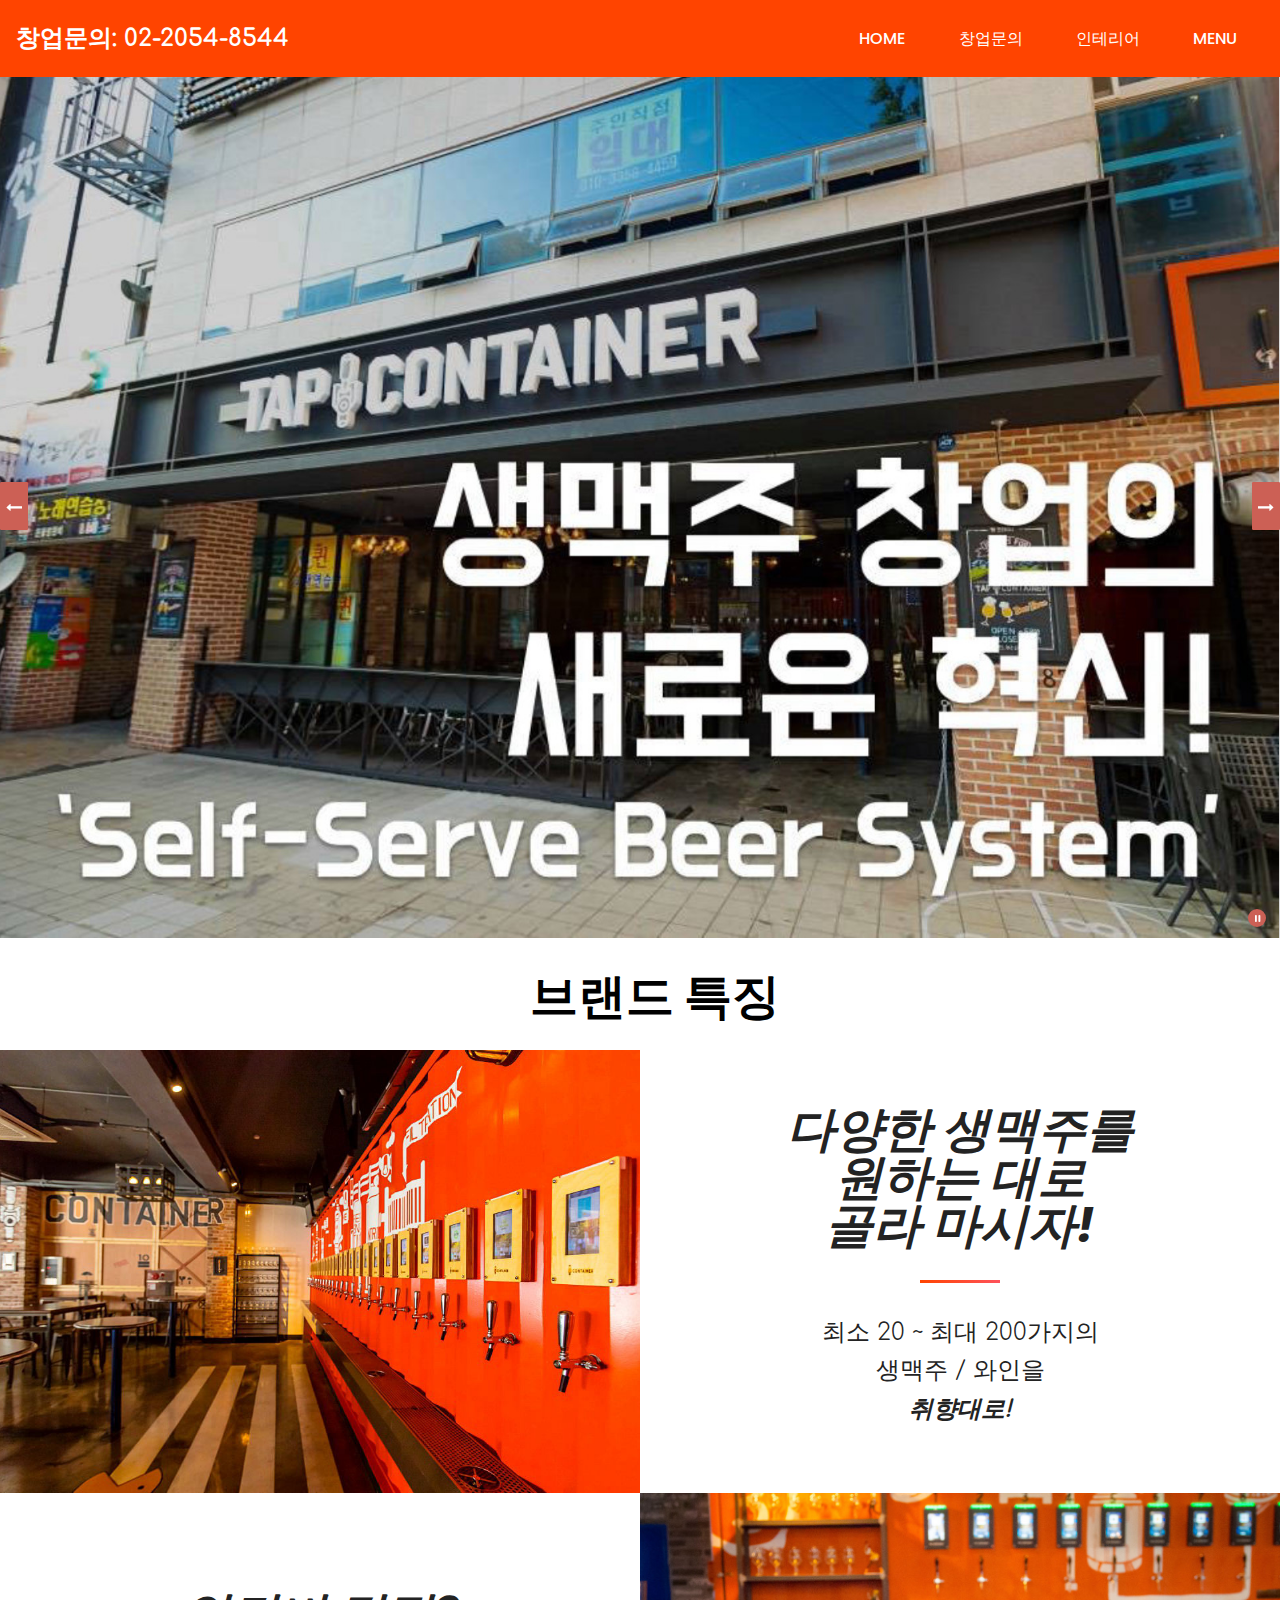
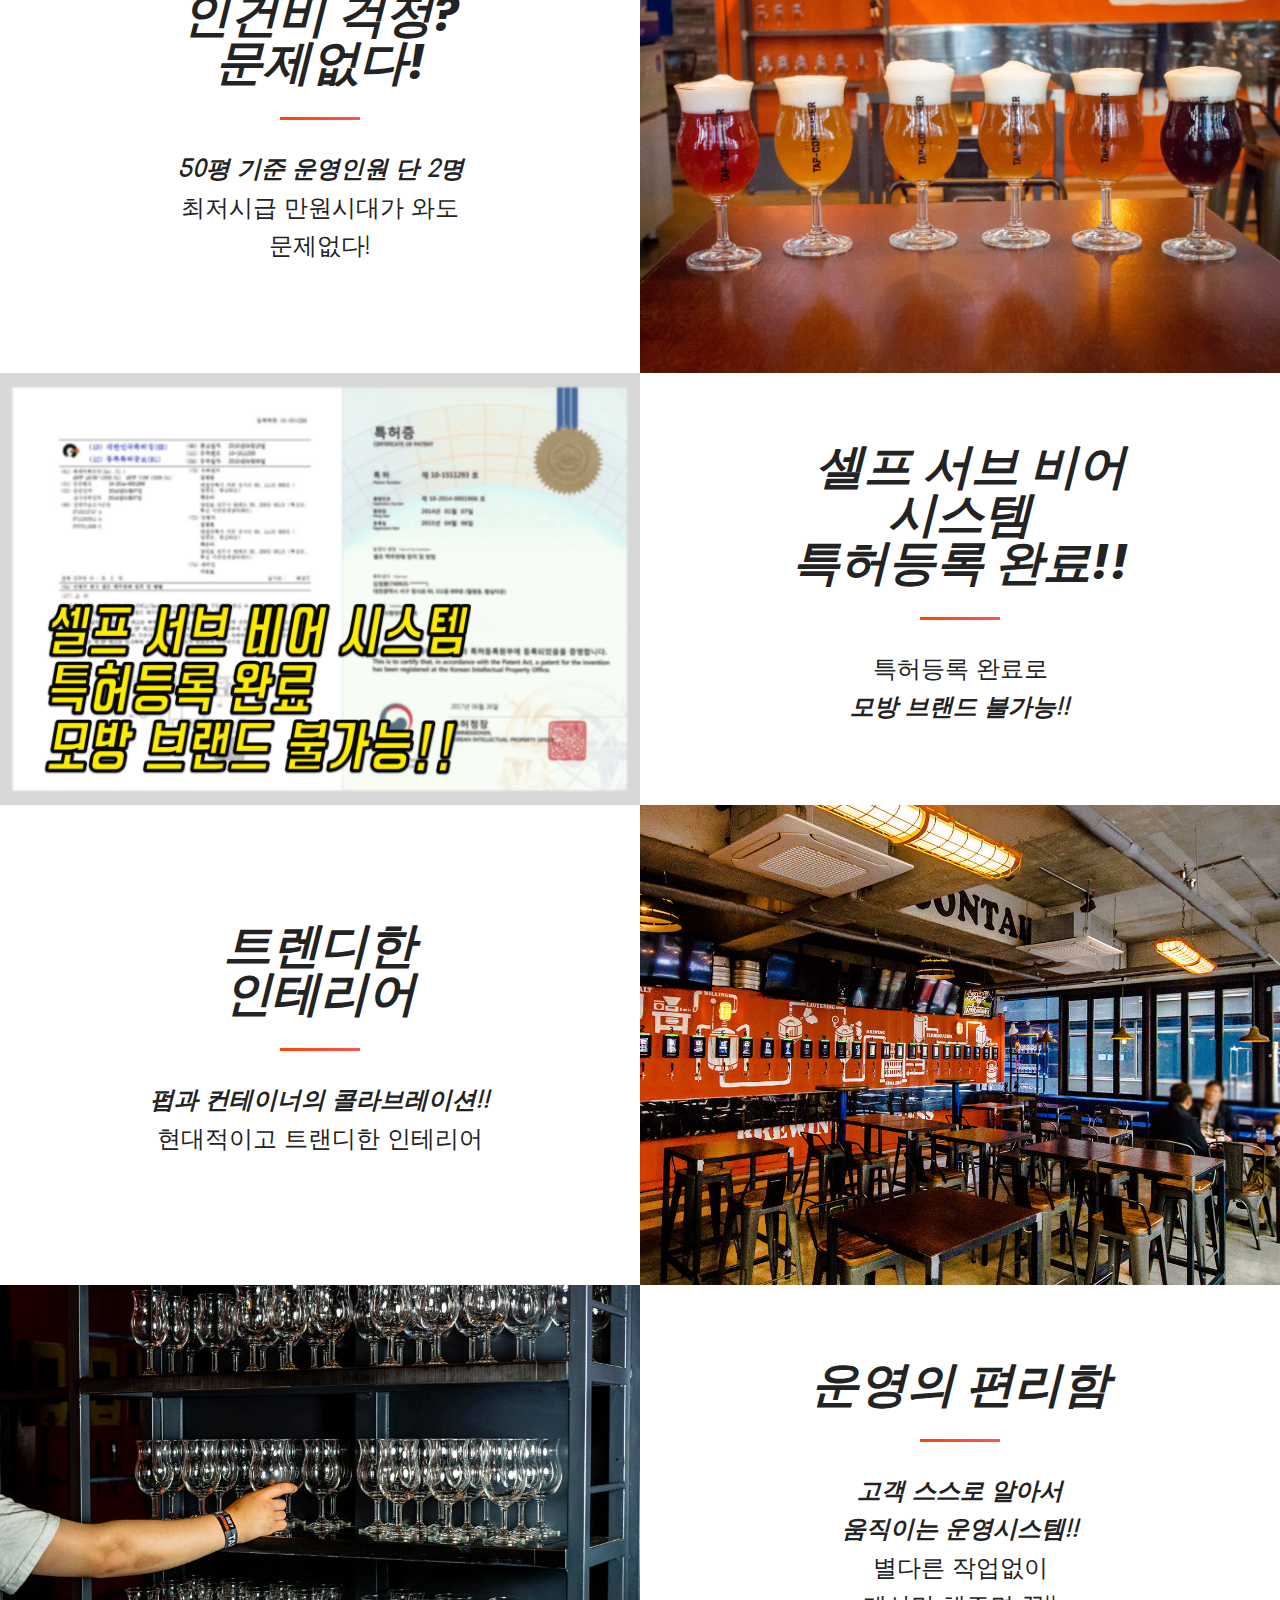
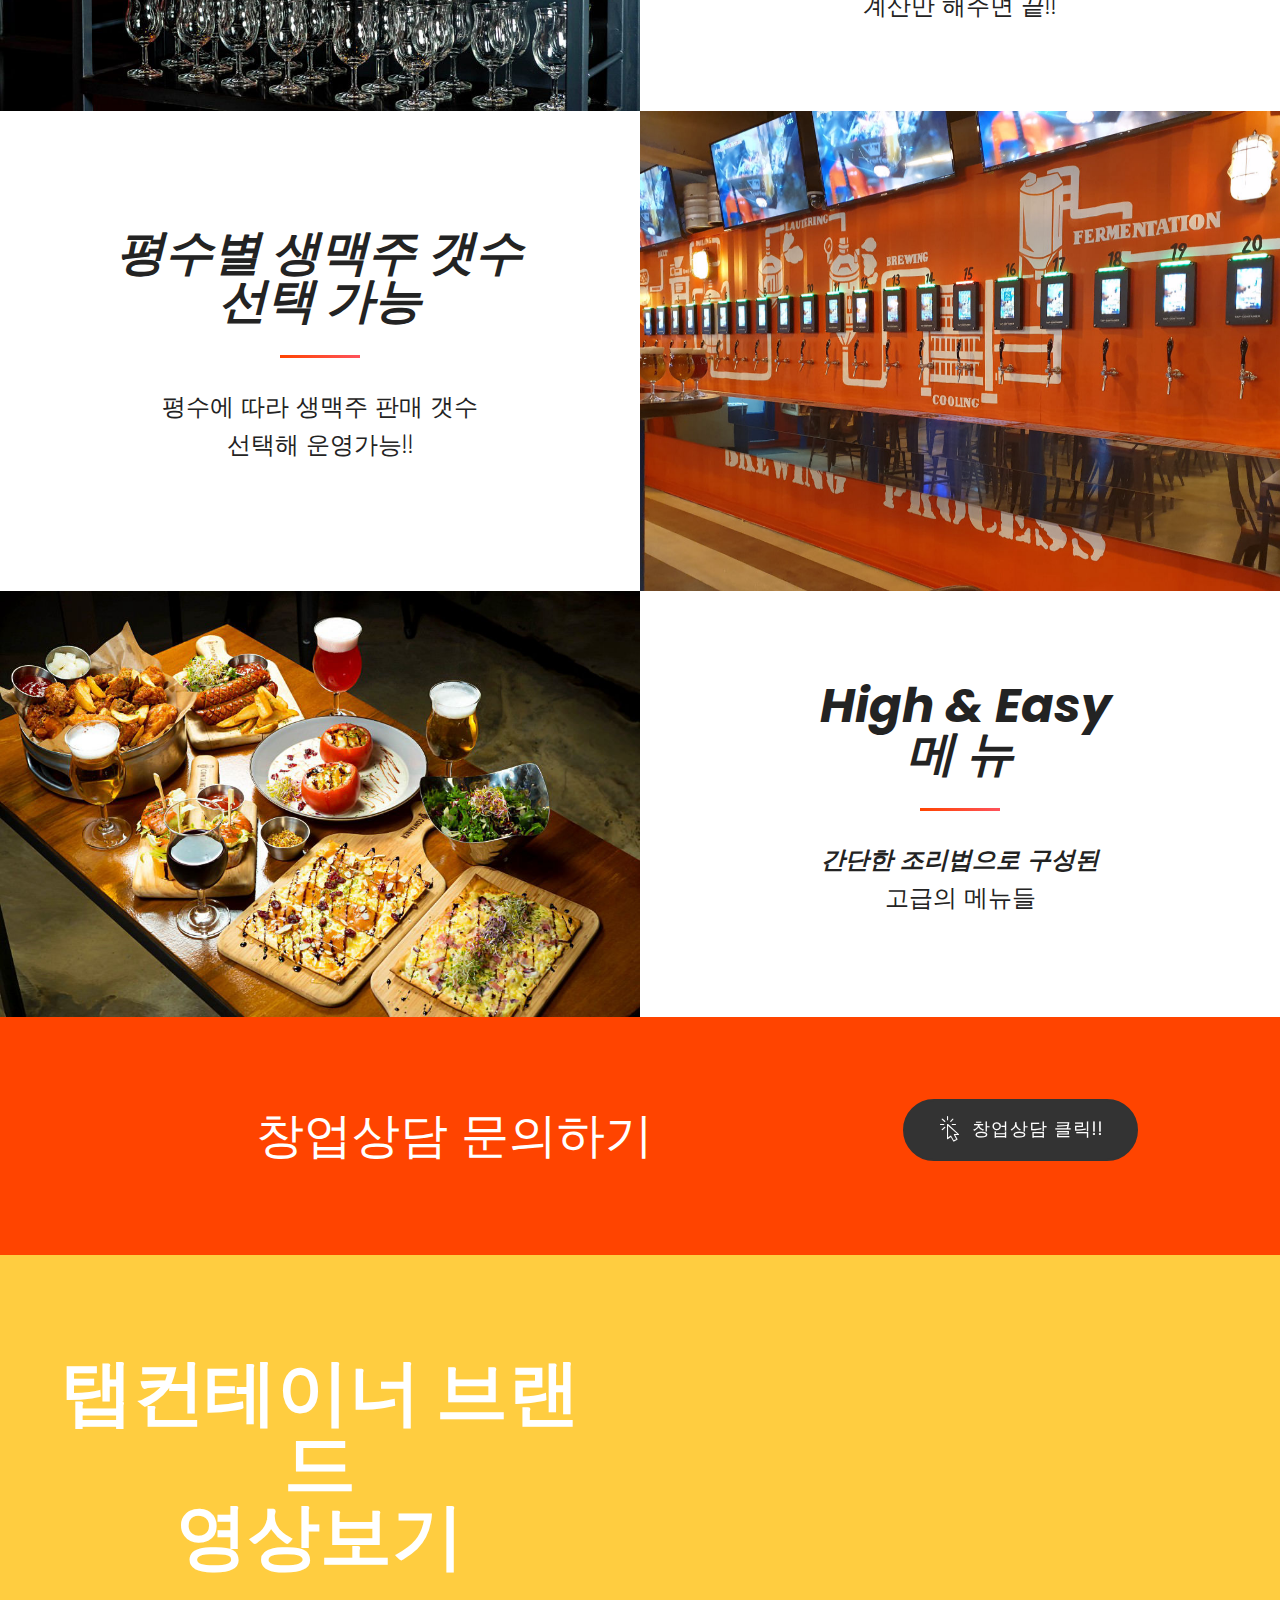
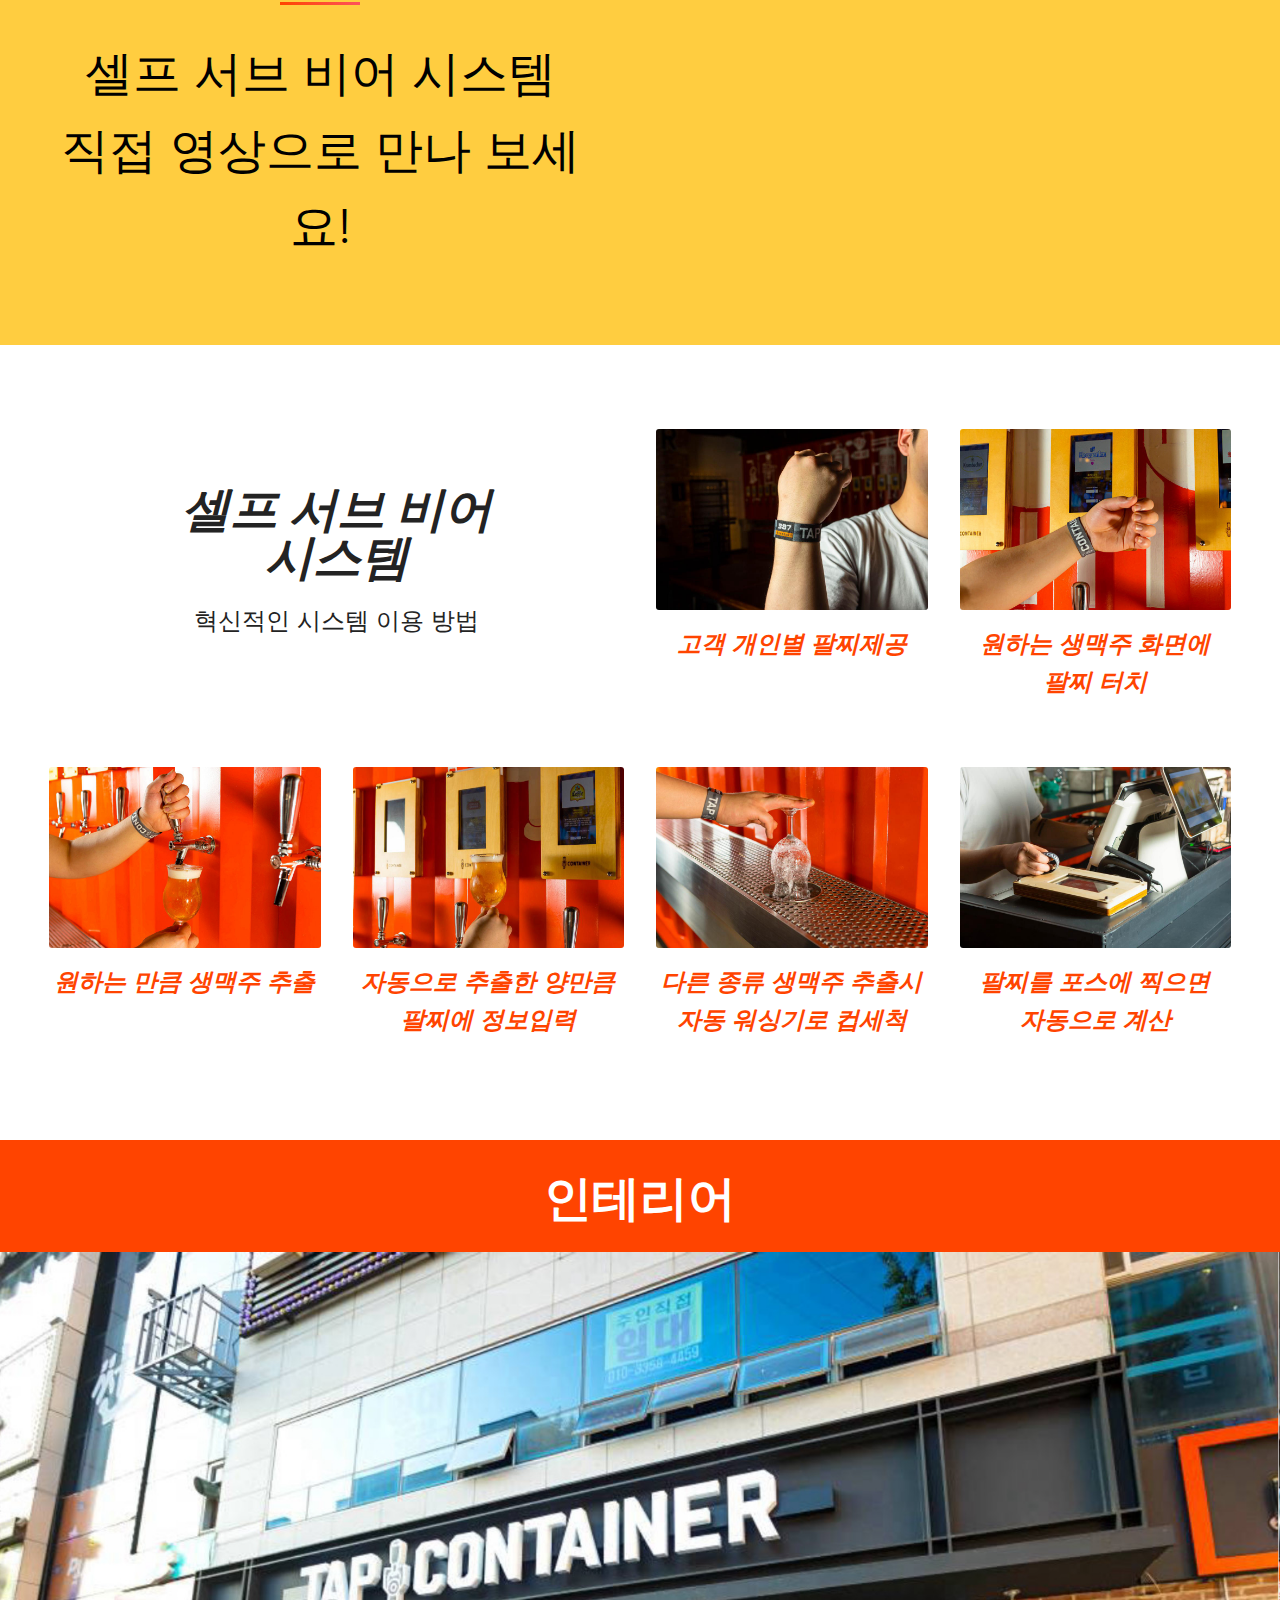
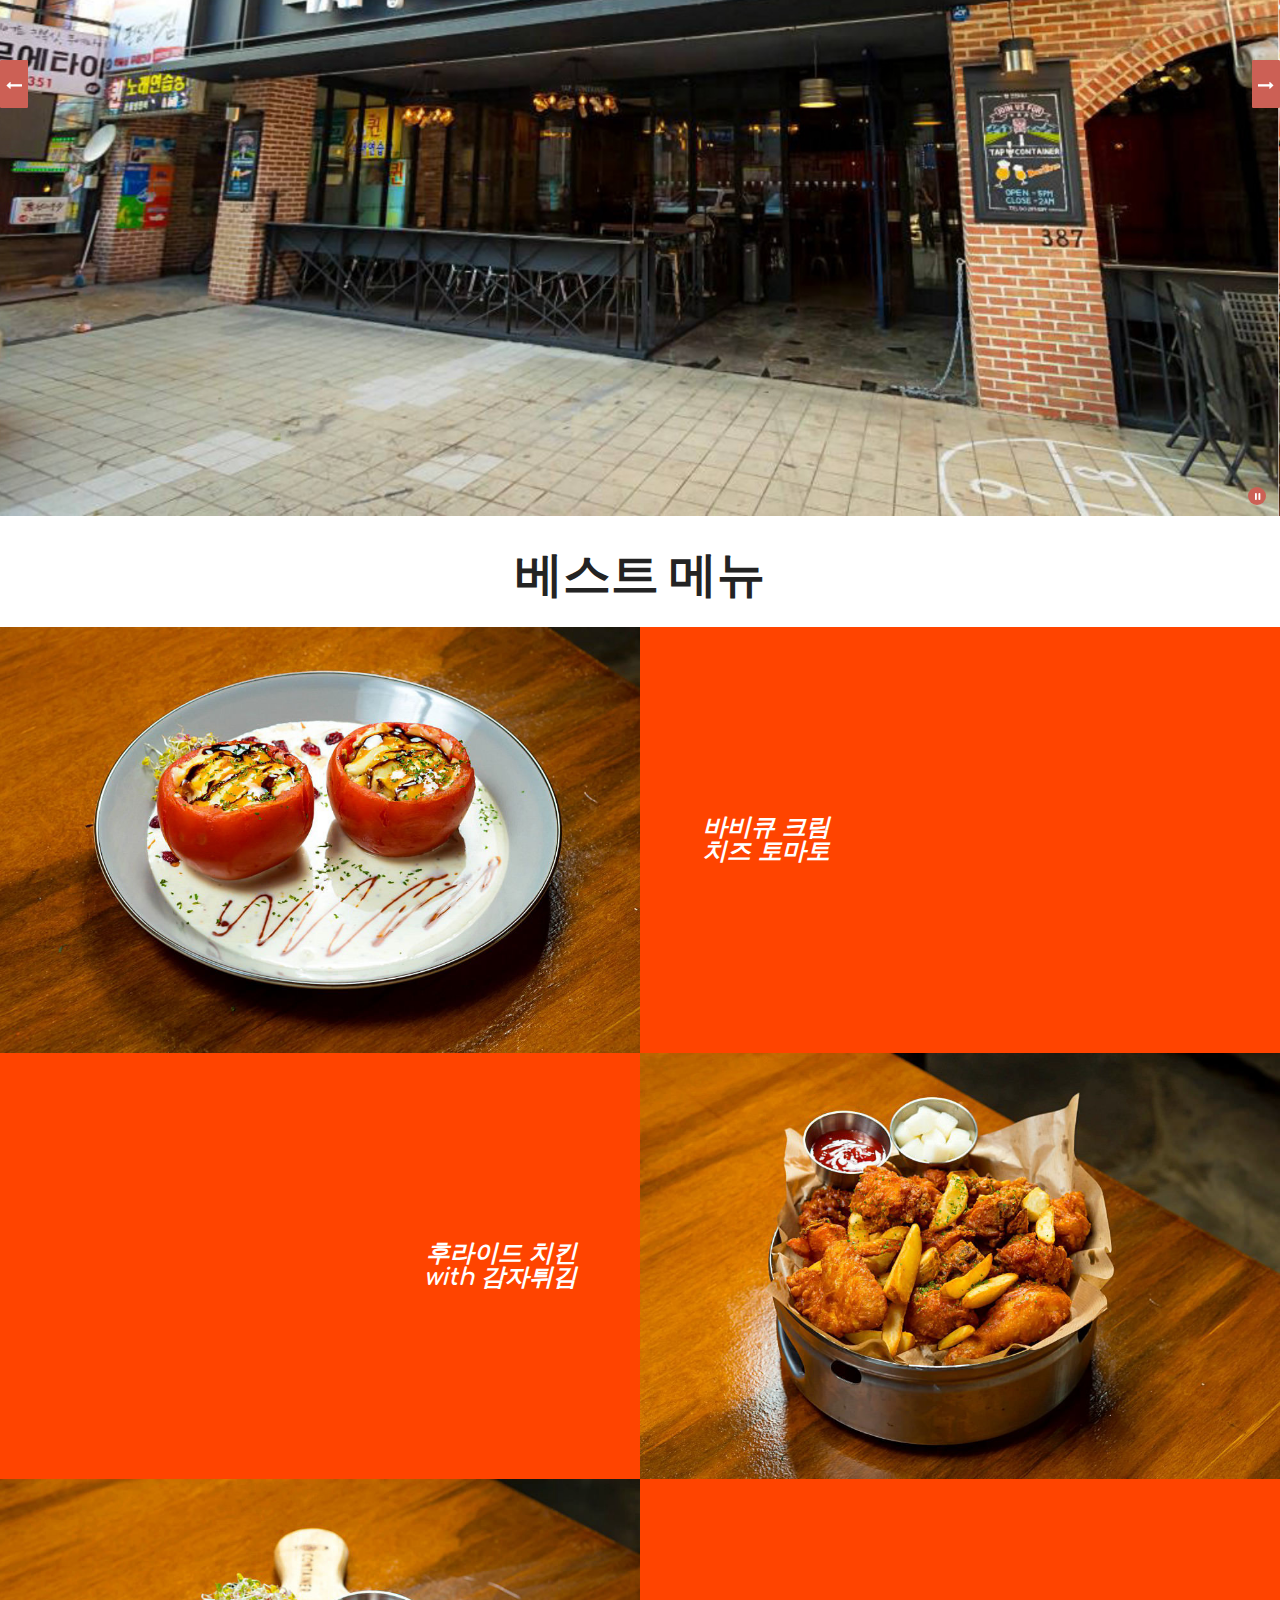
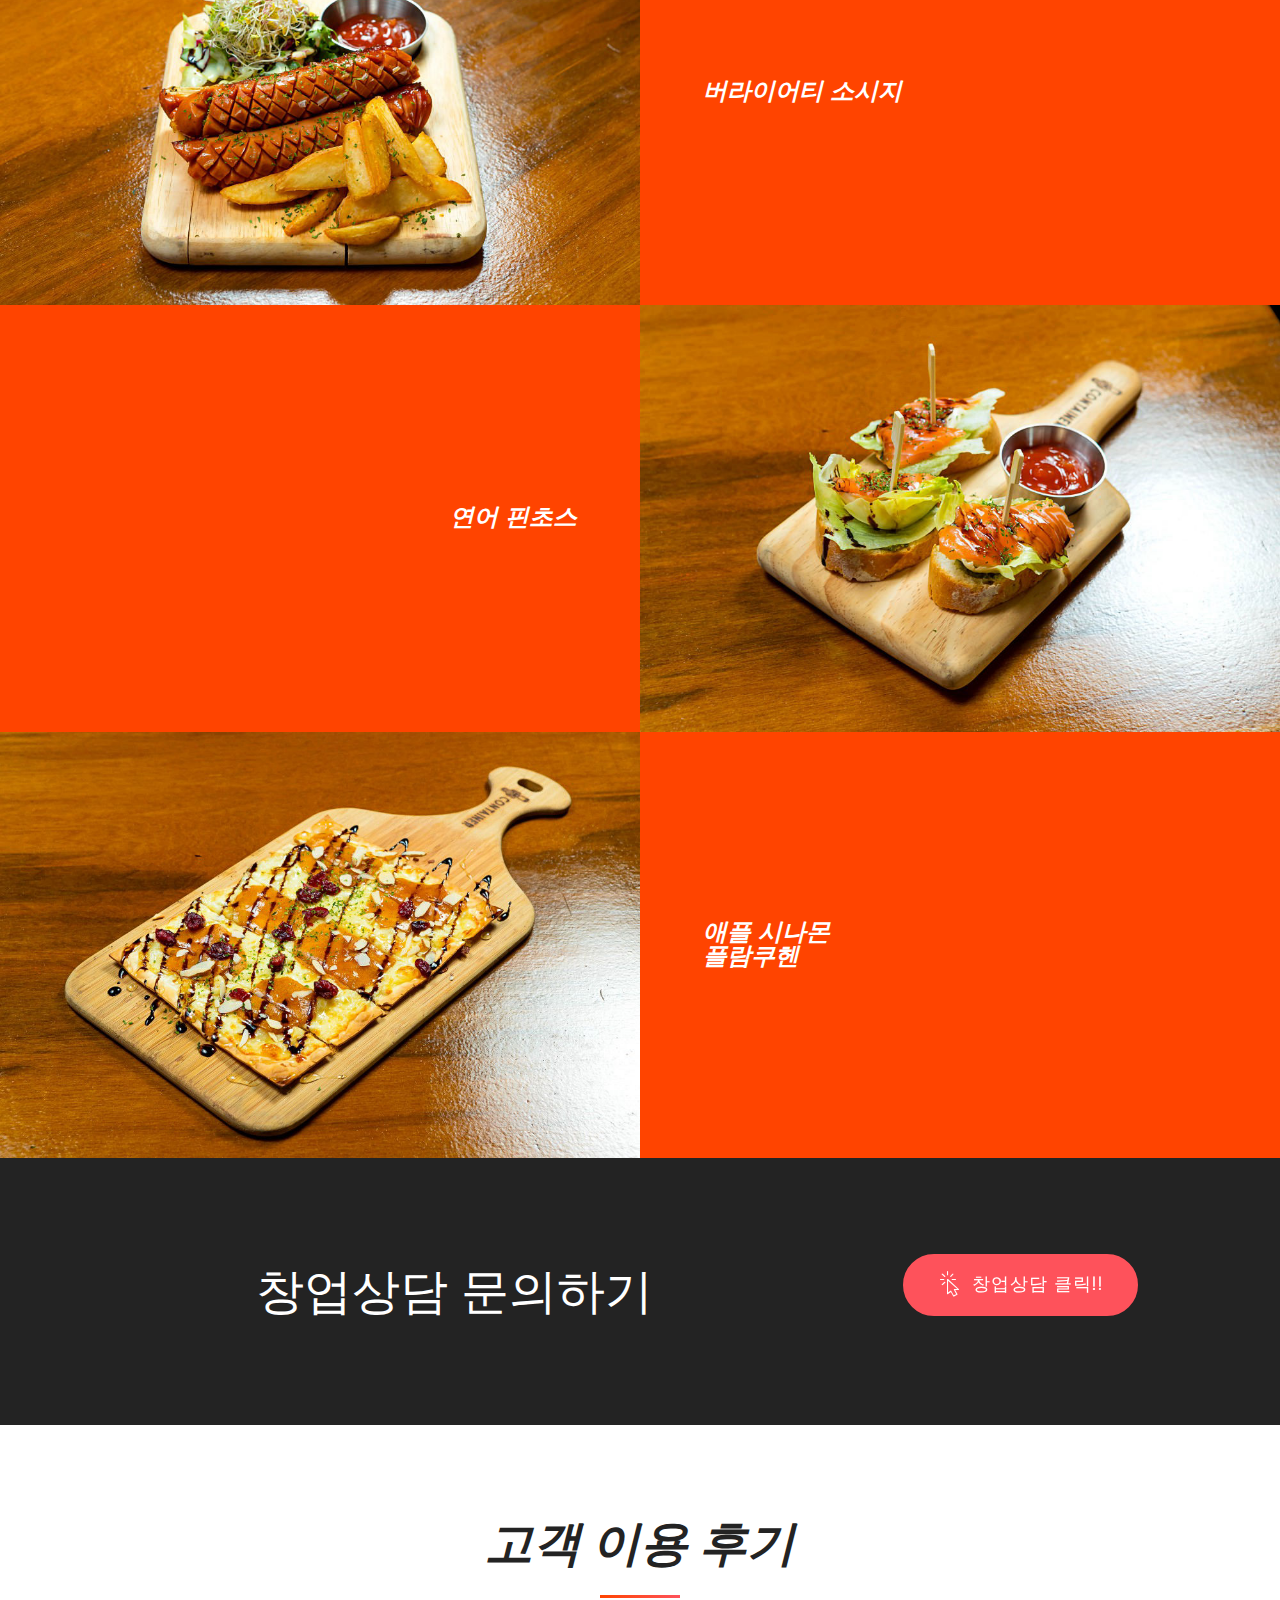
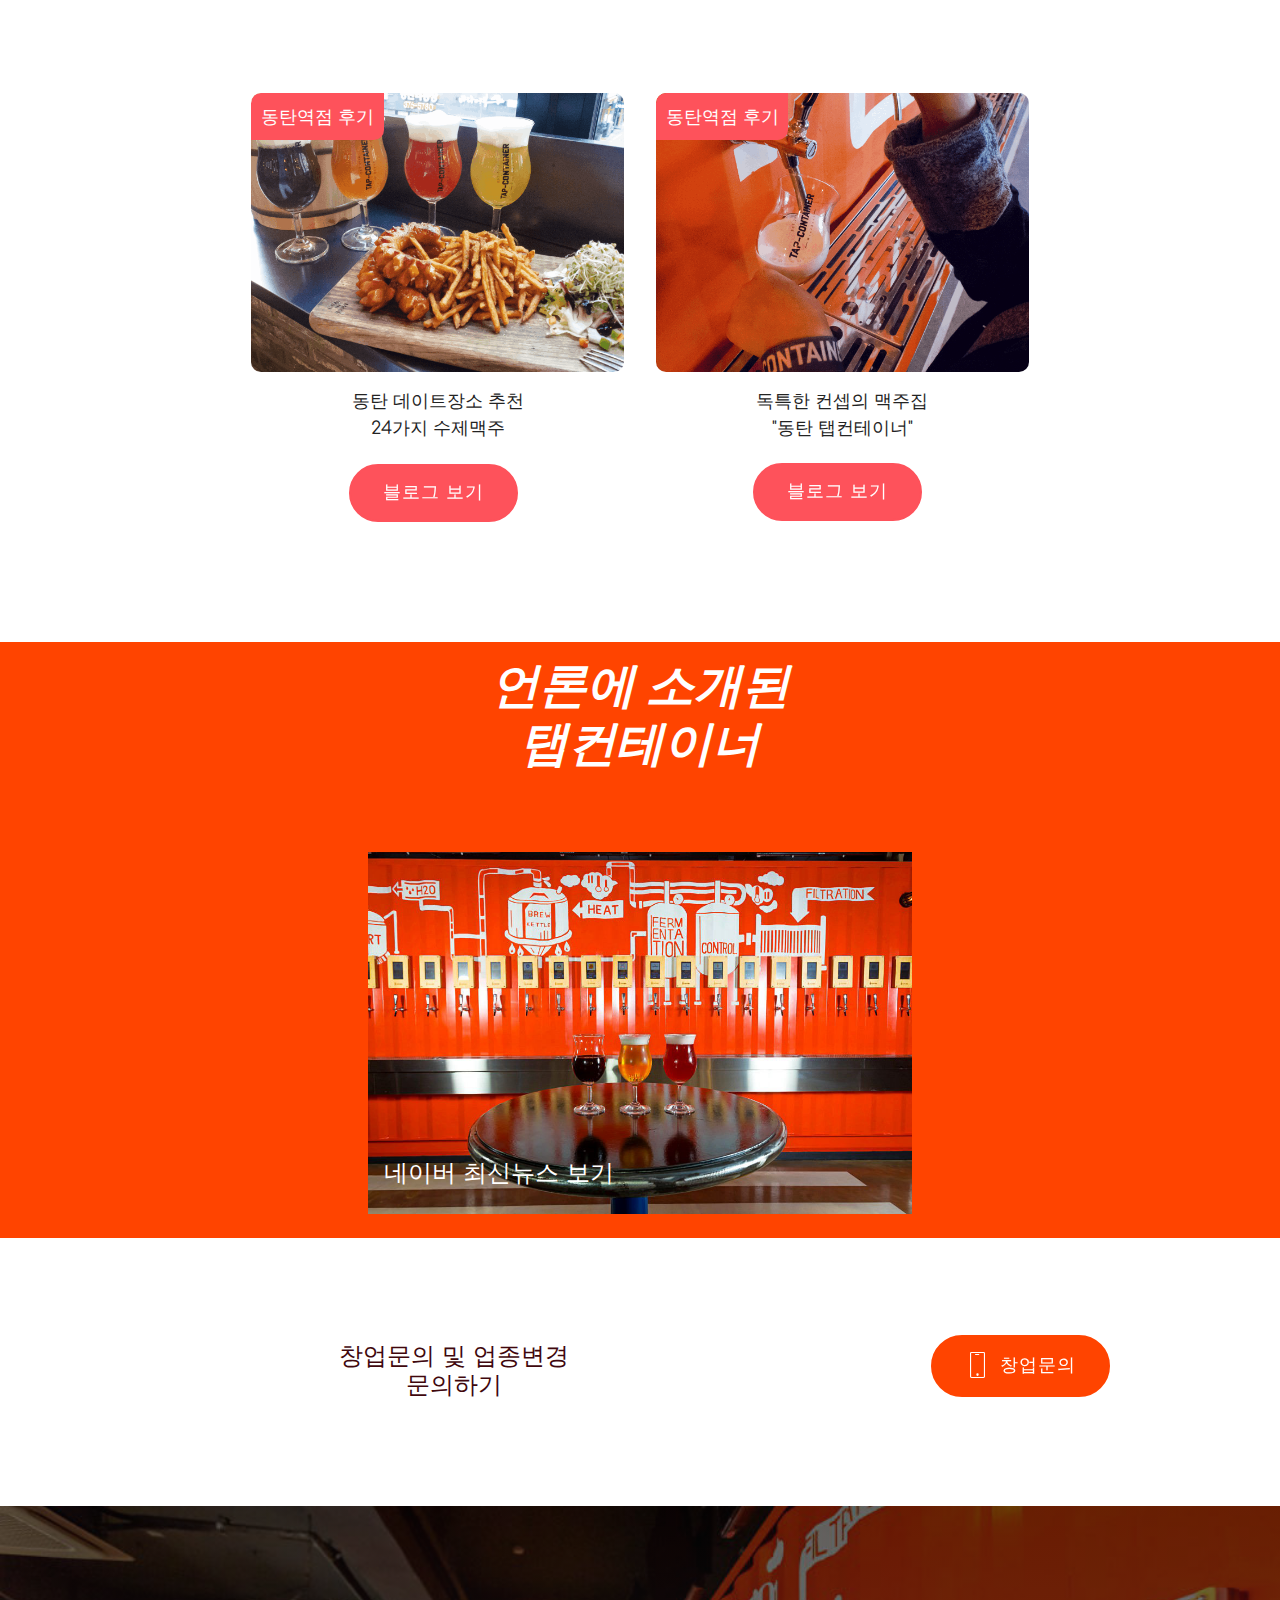
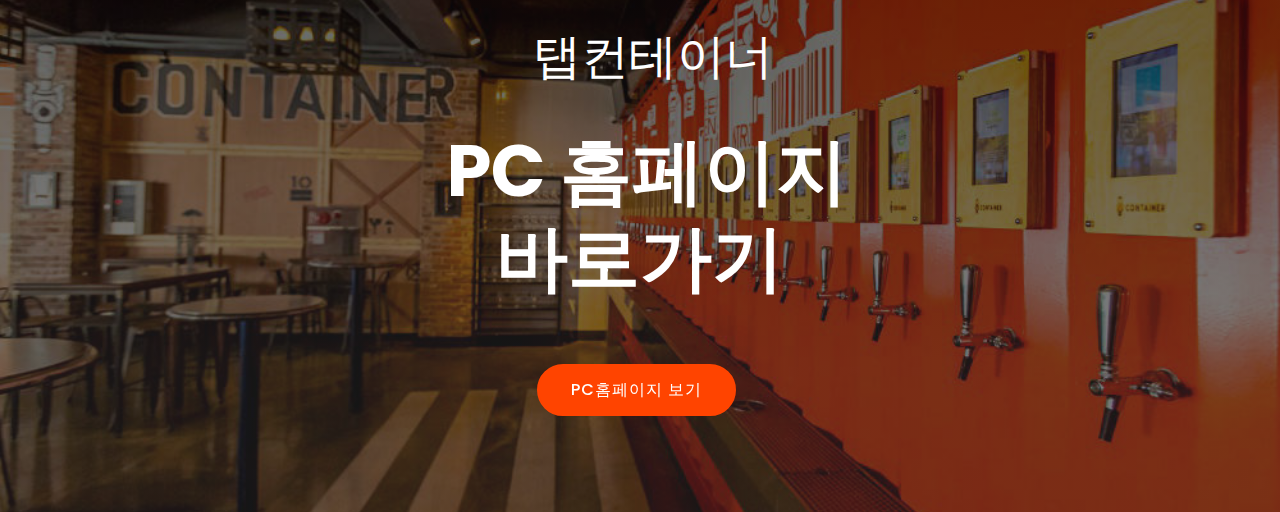
<file: index.html>
<!DOCTYPE html>
<html >
<head>
  <!-- Site made with Mobirise Website Builder v4.7.7, https://mobirise.com -->
  <meta charset="UTF-8">
  <meta http-equiv="X-UA-Compatible" content="IE=edge">
  <meta name="generator" content="Mobirise v4.7.7, mobirise.com">
  <meta name="viewport" content="width=device-width, initial-scale=1, minimum-scale=1">
  <link rel="shortcut icon" href="assets/images/logo2.png" type="image/x-icon">
  <meta name="description" content="탭컨테이너 생맥주창업 아이템">
  <title>탭컨테이너 생맥주창업</title>
  <link rel="stylesheet" href="assets/icon54/style.css">
  <link rel="stylesheet" href="assets/web/assets/mobirise-icons/mobirise-icons.css">
  <link rel="stylesheet" href="https://fonts.googleapis.com/css?family=Poppins:300,400,500,600,700">
  <link rel="stylesheet" href="assets/bootstrap/css/bootstrap.min.css">
  <link rel="stylesheet" href="assets/bootstrap/css/bootstrap-grid.min.css">
  <link rel="stylesheet" href="assets/bootstrap/css/bootstrap-reboot.min.css">
  <link rel="stylesheet" href="assets/dropdown/css/style.css">
  <link rel="stylesheet" href="assets/theme/css/style.css">
  <link rel="stylesheet" href="assets/wowslider-init/style.css">
  <link rel="stylesheet" href="assets/mobirise/css/mbr-additional.css" type="text/css">
  
  
  <!-- Facebook Pixel Code -->
<script>
!function(f,b,e,v,n,t,s){if(f.fbq)return;n=f.fbq=function(){n.callMethod?
n.callMethod.apply(n,arguments):n.queue.push(arguments)};if(!f._fbq)f._fbq=n;
n.push=n;n.loaded=!0;n.version='2.0';n.queue=[];t=b.createElement(e);t.async=!0;
t.src=v;s=b.getElementsByTagName(e)[0];s.parentNode.insertBefore(t,s)}(window,
document,'script','https://connect.facebook.net/en_US/fbevents.js');
fbq('init', '334374096729986');
fbq('track', 'PageView');
</script>
<noscript><img height="1" width="1" style="display:none"
src="https://www.facebook.com/tr?id=334374096729986&ev=PageView&noscript=1"
/></noscript>
<!-- DO NOT MODIFY -->
<!-- End Facebook Pixel Code -->
<link rel="stylesheet" href = "assets/wowslider-init/boundary/style.css"></link><link rel="stylesheet" href = "assets/wowslider-init/boundary/style.css"></link></head>
<body>

<!-- Google Analytics -->
<!-- Global site tag (gtag.js) - Google Analytics -->
<script async src="https://www.googletagmanager.com/gtag/js?id=UA-93839439-15"></script>
<script>
  window.dataLayer = window.dataLayer || [];
  function gtag(){dataLayer.push(arguments);}
  gtag('js', new Date());

  gtag('config', 'UA-93839439-15');
</script>
<!-- /Google Analytics -->


  <section class="menu cid-qMMxXJLkba" once="menu" id="menu1-8">

    
    

    <nav class="navbar navbar-dropdown navbar-fixed-top navbar-expand-lg">
        <div class="navbar-brand">
            
            <span class="navbar-caption-wrap"><a class="navbar-caption text-white display-5" href="tel:02-2054-8544">창업문의: 02-2054-8544</a></span>
        </div>
        <button class="navbar-toggler" type="button" data-toggle="collapse" data-target="#navbarSupportedContent" aria-controls="navbarNavAltMarkup" aria-expanded="false" aria-label="Toggle navigation">
            <div class="hamburger">
                <span></span>
                <span></span>
                <span></span>
                <span></span>
            </div>
        </button>
      <div class="collapse navbar-collapse" id="navbarSupportedContent">
            <ul class="navbar-nav nav-dropdown nav-right" data-app-modern-menu="true"><li class="nav-item">
                    <a class="nav-link link text-white display-4" href="index.html">HOME</a>
                </li><li class="nav-item"><a class="nav-link link text-white display-4" href="db.html">창업문의</a></li>
                <li class="nav-item">
                    <a class="nav-link link text-white display-4" href="index.html#wowslider-q">인테리어</a>
                </li><li class="nav-item"><a class="nav-link link text-white display-4" href="index.html#features16-v">MENU</a></li></ul>
            
            
      </div>
    </nav>
</section>

<section once="footers" class="cid-qMMzba662f" id="footer1-d">

    

    

    <div class="container">
        <div class="media-container-row align-center justify-content-center align-items-center">
            <div class="section-text m-2">
                <p class="mbr-text mbr-black mb-0 mbr-fonts-style display-7">dfdfdfdfdfdfdf</p>
            </div>
            
        </div>
    </div>
</section>

<section class="mbr-wowslider-container mbr-section mbr-section__container carousel slide mbr-section-nopadding mbr-wowslider-container--boundary" data-ride="carousel" data-keyboard="false" data-wrap="true" data-interval="false" id="wowslider-9" data-rv-view="5" style="background-color: rgb(255, 255, 255);">
    <div class="mbr-wowslider">
        <div class="ws_images">
            <ul>
                <li>
                    
                    <img src="assets/images/4-1-1600x1080.jpg" alt="title 1" title="title 1"> text 1
                </li><li>
                    
                    <img src="assets/images/rectangle-1600x1080.jpg" alt="title 3" title="title 3"> text 3
                </li><li>
                    
                    <img src="assets/images/10-1600x1080.jpg" alt="title 3" title="title 3"> text 3
                </li>
            </ul>
        </div>
        <div class="ws_bullets">
            <div>
                <a href="#" title="">
                    <span><img alt="slide1" src="assets/images/4-85x48.png"></span>
                </a><a href="#" title="">
                    <span><img alt="slide1" src="assets/images/rectangle-85x48.png"></span>
                </a><a href="#" title="">
                    <span><img alt="slide1" src="assets/images/10-85x48.png"></span>
                </a>
            </div>
        </div>
        <div class="ws_shadow"></div>
        <div class="mbr-wowslider-options">
            <div class="params" data-paddingbottom="0" data-anim-type="basic_linear" data-theme="boundary" data-autoplay="true" data-paddingtop="0" data-fullscreen="true" data-showbullets="false" data-timeout="1" data-duration="2.5" data-height="1080" data-width="1600" data-responsive="2" data-showcaptions="false" data-captionseffect="slide" data-hidecontrols="false"></div>
        </div>
</div></section>

<section class="cid-qMMzH7i9f5" id="content7-e">

    

    
    <div class="container-fluid">
        <div class="row justify-content-center">
            <div class="col-12 col-lg-6 col-md-8 align-center">
                
                <h2 class="mbr-section-title align-center mbr-fonts-style mbr-bold display-2"><p>&nbsp; &nbsp;브랜드 특징<br></p></h2>
            </div>
        </div>
    </div>
</section>

<section class="features1 cid-qMMA1m93Fi" id="features1-f">

    

    
    <div class="container-fluid">
        <div class="row main align-items-center">
            <div class="col-md-6 image-element align-self-stretch">
                <div class="img-wrap" style="width: 80%; height: 80%;">
                    <img src="assets/images/batch-7-1000x666.jpg" alt="" title="">
                </div>
            </div>
            <div class="col-md-6 text-element">
                <div class="text-content">
                    <h2 class="mbr-title pt-2 mbr-fonts-style align-center display-2"><strong><em>다양한 생맥주를</em></strong><br><strong><em>원하는 대로<br></em></strong><div><strong><em>골라 마시자!</em></strong></div></h2>
                    <div class="underline align-center">
                         <div class="line"></div>
                    </div>
                    <div class="mbr-section-text">
                        <p class="mbr-text pt-3 mbr-light mbr-fonts-style align-center display-5">최소 20 ~ 최대 200가지의<br>생맥주 / 와인을<br><strong><em>취향대로!</em></strong><br></p>
                    </div>
                    
                </div>
            </div>
        </div>
    </div>          
</section>

<section class="features1 cid-qNoszaMg7a" id="features1-1r">

    

    
    <div class="container-fluid">
        <div class="row main align-items-center">
            <div class="col-md-6 image-element align-self-stretch">
                <div class="img-wrap" style="width: 80%; height: 80%;">
                    <img src="assets/images/02-1324x993.jpg" alt="" title="">
                </div>
            </div>
            <div class="col-md-6 text-element">
                <div class="text-content">
                    <h2 class="mbr-title pt-2 mbr-fonts-style align-center display-2"><strong><em>인건비 걱정?</em></strong><div><strong><em>문제없다!</em></strong></div></h2>
                    <div class="underline align-center">
                         <div class="line"></div>
                    </div>
                    <div class="mbr-section-text">
                        <p class="mbr-text pt-3 mbr-light mbr-fonts-style align-center display-5"><strong><em>50평 기준 운영인원 단 2명 </em></strong><br>최저시급 만원시대가 와도<br>문제없다!</p>
                    </div>
                    
                </div>
            </div>
        </div>
    </div>          
</section>

<section class="features1 cid-qNotUq6Yxp" id="features1-1s">

    

    
    <div class="container-fluid">
        <div class="row main align-items-center">
            <div class="col-md-6 image-element align-self-stretch">
                <div class="img-wrap" style="width: 80%; height: 80%;">
                    <img src="assets/images/rectangle-1324x894.png" alt="" title="">
                </div>
            </div>
            <div class="col-md-6 text-element">
                <div class="text-content">
                    <h2 class="mbr-title pt-2 mbr-fonts-style align-center display-2"><strong><em>&nbsp; 셀프 서브 비어</em></strong><br><strong><em>시스템</em></strong><br><strong><em>특허등록 완료!!</em></strong></h2>
                    <div class="underline align-center">
                         <div class="line"></div>
                    </div>
                    <div class="mbr-section-text">
                        <p class="mbr-text pt-3 mbr-light mbr-fonts-style align-center display-5">특허등록 완료로<br><strong><em>모방 브랜드 불가능!!</em></strong></p>
                    </div>
                    
                </div>
            </div>
        </div>
    </div>          
</section>

<section class="features1 cid-qMMAszRiwm" id="features1-g">

    

    
    <div class="container-fluid">
        <div class="row main align-items-center">
            <div class="col-md-6 image-element align-self-stretch">
                <div class="img-wrap" style="width: 80%; height: 80%;">
                    <img src="assets/images/10-1250x1250.jpg" alt="" title="">
                </div>
            </div>
            <div class="col-md-6 text-element">
                <div class="text-content">
                    <h2 class="mbr-title pt-2 mbr-fonts-style align-center display-2"><strong><em>트렌디한</em></strong><div><strong><em>인테리어</em></strong></div></h2>
                    <div class="underline align-center">
                         <div class="line"></div>
                    </div>
                    <div class="mbr-section-text">
                        <p class="mbr-text pt-3 mbr-light mbr-fonts-style align-center display-5"><strong><em>펍과 컨테이너의 콜라브레이션!!</em></strong><br>현대적이고 트랜디한 인테리어<br></p>
                    </div>
                    
                </div>
            </div>
        </div>
    </div>          
</section>

<section class="features1 cid-qMMC7iAQ6t" id="features1-l">

    

    
    <div class="container-fluid">
        <div class="row main align-items-center">
            <div class="col-md-6 image-element align-self-stretch">
                <div class="img-wrap" style="width: 80%; height: 80%;">
                    <img src="assets/images/batch-11-1000x666.jpg" alt="" title="">
                </div>
            </div>
            <div class="col-md-6 text-element">
                <div class="text-content">
                    <h2 class="mbr-title pt-2 mbr-fonts-style align-center display-2"><strong><em>운영의 편리함</em></strong></h2>
                    <div class="underline align-center">
                         <div class="line"></div>
                    </div>
                    <div class="mbr-section-text">
                        <p class="mbr-text pt-3 mbr-light mbr-fonts-style align-center display-5"><strong><em>고객 스스로 알아서<br>움직이는 운영시스템!!</em></strong><br>별다른 작업없이<br>계산만 해주면 끝!!<br></p>
                    </div>
                    
                </div>
            </div>
        </div>
    </div>          
</section>

<section class="features1 cid-qMMB5ZjVX3" id="features1-j">

    

    
    <div class="container-fluid">
        <div class="row main align-items-center">
            <div class="col-md-6 image-element align-self-stretch">
                <div class="img-wrap" style="width: 80%; height: 80%;">
                    <img src="assets/images/03-1324x993.jpg" alt="" title="">
                </div>
            </div>
            <div class="col-md-6 text-element">
                <div class="text-content">
                    <h2 class="mbr-title pt-2 mbr-fonts-style align-center display-2"><strong><em>평수별 생맥주 갯수</em></strong><div><strong><em>선택 가능</em></strong></div></h2>
                    <div class="underline align-center">
                         <div class="line"></div>
                    </div>
                    <div class="mbr-section-text">
                        <p class="mbr-text pt-3 mbr-light mbr-fonts-style align-center display-5">평수에 따라 생맥주 판매 갯수<br>선택해 운영가능!!<br></p>
                    </div>
                    
                </div>
            </div>
        </div>
    </div>          
</section>

<section class="features1 cid-qMMAOLoNWB" id="features1-i">

    

    
    <div class="container-fluid">
        <div class="row main align-items-center">
            <div class="col-md-6 image-element align-self-stretch">
                <div class="img-wrap" style="width: 80%; height: 80%;">
                    <img src="assets/images/batch-13-1000x666.jpg" alt="" title="">
                </div>
            </div>
            <div class="col-md-6 text-element">
                <div class="text-content">
                    <h2 class="mbr-title pt-2 mbr-fonts-style align-center display-2"><strong><em>&nbsp;High &amp; Easy</em></strong><br><strong><em>메 뉴</em></strong></h2>
                    <div class="underline align-center">
                         <div class="line"></div>
                    </div>
                    <div class="mbr-section-text">
                        <p class="mbr-text pt-3 mbr-light mbr-fonts-style align-center display-5"><strong><em>간단한 조리법으로 구성된</em></strong><br>고급의 메뉴들</p>
                    </div>
                    
                </div>
            </div>
        </div>
    </div>          
</section>

<section class="cid-qMMJbkjEQW" id="info1-12">

    

    
    <div class="container text-center">
        <div class="row justify-content-center">
            <div class="col-md-8 section">
                <div class="section-title">
                    <h3 class="mbr-fonts-style mbr-section-title display-2">창업상담 문의하기</h3>
                </div>
            </div>
            <div class="col-md-4 mbr-section-btn"><a href="db.html" class="btn btn-black display-7"><span class="icon54-v1-click-1 mbr-iconfont mbr-iconfont-btn"></span>창업상담 클릭!!</a></div>
        </div>
    </div>
</section>

<section class="features4 cid-qMMCCzQsJc" id="features4-m">

    

    
    <div class="container-fluid">   
        <div class="row content-row align-items-center">
            <div class="col-lg-6 text-content">
                <h2 class="mbr-title pt-2 mbr-fonts-style align-center mbr-black display-1"><strong>탭컨테이너 브랜드</strong><br><strong>영상보기</strong></h2>
                <div class="underline align-center">
                    <div class="line"></div>
                </div>
                <div class="mbr-section-text">
                    <p class="mbr-text pt-3 mbr-light mbr-fonts-style align-center display-2">셀프 서브 비어 시스템<br>직접 영상으로 만나 보세요!</p>
                </div>
                
            </div>
            <div class="col-lg-6 media-content">
                <div class="mbr-figure"><iframe class="mbr-embedded-video" src="https://www.youtube.com/embed/SehYg87DOo0?rel=0&amp;amp;showinfo=0&amp;autoplay=0&amp;loop=0" width="1280" height="720" frameborder="0" allowfullscreen></iframe></div>
            </div>
        </div>
    </div>          
</section>

<section class="mbr-section features13 cid-qURbwMtmsb" id="features13-26">

    

    

    <div class="container-fluid">
        <div class="row">
            <div class="col-12 text-row col-md-6">
                <h2 class="align-center pb-3 mbr-fonts-style display-2"><strong><em>셀프 서브 비어</em></strong><br><strong><em>시스템</em></strong></h2>
                <h3 class="mbr-section-subtitle align-center mbr-light pb-3 mbr-fonts-style display-5">혁신적인 시스템 이용 방법</h3>
                
            </div>
            <div class="card px-3 py-4 col-12 col-md-6 col-lg-4 col-xl-3">
                <div class="card-wrapper">
                    <div class="card-img">
                        <img src="assets/images/batch-1-1000x666.jpg" alt="Mobirise" title="">
                    </div>
                    <div class="card-box">
                        <p class="mbr-text mbr-fonts-style align-center display-5"><em><strong>
                            고객 개인별 팔찌제공
                        </strong></em></p>
                        
                    </div>
                </div>
            </div>

            <div class="card px-3 py-4 col-12 col-md-6 col-lg-4 col-xl-3">
                <div class="card-wrapper">
                    <div class="card-img">
                        <img src="assets/images/batch-9-1000x666.jpg" alt="Mobirise" title="">
                    </div>
                    <div class="card-box">
                        <p class="mbr-text mbr-fonts-style align-center display-5"><strong><em>원하는 생맥주 화면에<br>팔찌 터치</em></strong></p>
                        
                    </div>
                </div>
            </div>

            <div class="card px-3 py-4 col-12 col-md-6 col-lg-4 col-xl-3">
                <div class="card-wrapper">
                    <div class="card-img">
                        <img src="assets/images/batch-2-1000x666.jpg" alt="Mobirise" title="">
                    </div>
                    <div class="card-box">
                        <p class="mbr-text mbr-fonts-style align-center display-5"><em><strong>
                            원하는 만큼 생맥주 추출
                        </strong></em></p>
                        
                    </div>
                </div>
            </div>

            <div class="card px-3 py-4 col-12 col-md-6 col-lg-4 col-xl-3">
                <div class="card-wrapper">
                    <div class="card-img">
                        <img src="assets/images/batch-4-1000x666.jpg" alt="Mobirise" title="">
                    </div>
                    <div class="card-box">
                        <p class="mbr-text mbr-fonts-style align-center display-5"><strong><em>자동으로 추출한 양만큼<br>팔찌에 정보입력</em></strong></p>
                        
                    </div>
                </div>
            </div>

            <div class="card px-3 py-4 col-12 col-md-6 col-lg-4 col-xl-3">
                <div class="card-wrapper">
                    <div class="card-img">
                        <img src="assets/images/batch-5-1000x666.jpg" alt="Mobirise" title="">
                    </div>
                    <div class="card-box">
                        <p class="mbr-text mbr-fonts-style align-center display-5"><em><strong>다른 종류 생맥주 추출시<br>자동 워싱기로 컵세척</strong></em></p>
                        
                    </div>
                </div>
            </div>

            <div class="card px-3 py-4 col-12 col-md-6 col-lg-4 col-xl-3">
                <div class="card-wrapper">
                    <div class="card-img">
                        <img src="assets/images/batch-6-1000x666.jpg" alt="Mobirise" title="">
                    </div>
                    <div class="card-box">
                        <p class="mbr-text mbr-fonts-style align-center display-5"><em><strong>팔찌를 포스에 찍으면<br>자동으로 계산</strong></em></p>
                        
                    </div>
                </div>
            </div>
        </div>
    </div>
</section>

<section class="cid-qMMFSzTJXP" id="content7-p">

    

    
    <div class="container-fluid">
        <div class="row justify-content-center">
            <div class="col-12 col-lg-6 col-md-8 align-center">
                
                <h2 class="mbr-section-title align-center mbr-fonts-style mbr-bold display-2"><p>인테리어<br></p></h2>
            </div>
        </div>
    </div>
</section>

<section class="mbr-wowslider-container mbr-section mbr-section__container carousel slide mbr-section-nopadding mbr-wowslider-container--boundary" data-ride="carousel" data-keyboard="false" data-wrap="true" data-interval="false" id="wowslider-q" data-rv-view="53" style="background-color: rgb(255, 255, 255);">
    <div class="mbr-wowslider">
        <div class="ws_images">
            <ul>
                <li>
                    
                    <img src="assets/images/batch-14-1600x1080.jpg" alt="title 1" title="title 1"> text 1
                </li><li>
                    
                    <img src="assets/images/batch-18-1600x1080.jpg" alt="title 2" title="title 2"> text 2
                </li><li>
                    
                    <img src="assets/images/batch-17-1600x1080.jpg" alt="title 2" title="title 2"> text 2
                </li><li>
                    
                    <img src="assets/images/10-1-1600x1080.jpg" alt="title 1" title="title 1"> text 1
                </li><li>
                    
                    <img src="assets/images/03-1600x1080.jpg" alt="title 1" title="title 1"> text 1
                </li>
            </ul>
        </div>
        <div class="ws_bullets">
            <div>
                <a href="#" title="">
                    <span><img alt="slide1" src="assets/images/batch-14-85x48.png"></span>
                </a><a href="#" title="">
                    <span><img alt="slide1" src="assets/images/batch-18-85x48.png"></span>
                </a><a href="#" title="">
                    <span><img alt="slide1" src="assets/images/batch-17-85x48.png"></span>
                </a><a href="#" title="">
                    <span><img alt="slide1" src="assets/images/10-1-85x48.png"></span>
                </a><a href="#" title="">
                    <span><img alt="slide1" src="assets/images/03-85x48.png"></span>
                </a>
            </div>
        </div>
        <div class="ws_shadow"></div>
        <div class="mbr-wowslider-options">
            <div class="params" data-paddingbottom="0" data-anim-type="basic_linear" data-theme="boundary" data-autoplay="true" data-paddingtop="0" data-fullscreen="true" data-showbullets="false" data-timeout="1" data-duration="1" data-height="1080" data-width="1600" data-responsive="2" data-showcaptions="false" data-captionseffect="slide" data-hidecontrols="false"></div>
        </div>
</div></section>

<section class="cid-qMMGcnCfR4" id="content7-s">

    

    
    <div class="container-fluid">
        <div class="row justify-content-center">
            <div class="col-12 col-lg-6 col-md-8 align-center">
                
                <h2 class="mbr-section-title align-center mbr-fonts-style mbr-bold display-2">베스트 메뉴</h2>
            </div>
        </div>
    </div>
</section>

<section class="features16 cid-qMMHpKBC55" id="features16-v">

    

    
    <div class="container-fluid">
        <div class="row main align-items-center">
            <div class="col-md-6 image-element align-self-stretch">
                <div class="img-wrap" style="width: 80%; height: 80%;">
                    <img src="assets/images/batch-20-1000x666.jpg" alt="" title="">
                </div>
            </div>
            <div class="col-md-6 text-element">
                <div class="text-content">
                    <h2 class="mbr-title pt-2 mbr-fonts-style align-left mbr-white display-5"><strong><em>바비큐 크림</em></strong><div><strong><em>치즈 토마토</em></strong></div></h2>
                    
                    <div class="mbr-section-text">
                        
                    </div>
                    
                </div>
            </div>
        </div>
    </div>          
</section>

<section class="features16 cid-qMMHIPTZZG" id="features16-w">

    

    
    <div class="container-fluid">
        <div class="row main align-items-center">
            <div class="col-md-6 image-element align-self-stretch">
                <div class="img-wrap" style="width: 80%; height: 80%;">
                    <img src="assets/images/batch-21-1000x666.jpg" alt="" title="">
                </div>
            </div>
            <div class="col-md-6 text-element">
                <div class="text-content">
                    <h2 class="mbr-title pt-2 mbr-fonts-style align-left mbr-white display-5"><strong><em>후라이드 치킨</em></strong><div><strong><em>with 감자튀김</em></strong></div></h2>
                    
                    <div class="mbr-section-text">
                        
                    </div>
                    
                </div>
            </div>
        </div>
    </div>          
</section>

<section class="features16 cid-qMMHZScOCe" id="features16-x">

    

    
    <div class="container-fluid">
        <div class="row main align-items-center">
            <div class="col-md-6 image-element align-self-stretch">
                <div class="img-wrap" style="width: 80%; height: 80%;">
                    <img src="assets/images/batch-22-1000x666.jpg" alt="" title="">
                </div>
            </div>
            <div class="col-md-6 text-element">
                <div class="text-content">
                    <h2 class="mbr-title pt-2 mbr-fonts-style align-left mbr-white display-5"><strong><em>버라이어티 소시지</em></strong></h2>
                    
                    <div class="mbr-section-text">
                        
                    </div>
                    
                </div>
            </div>
        </div>
    </div>          
</section>

<section class="features16 cid-qMMI7ERpe6" id="features16-y">

    

    
    <div class="container-fluid">
        <div class="row main align-items-center">
            <div class="col-md-6 image-element align-self-stretch">
                <div class="img-wrap" style="width: 80%; height: 80%;">
                    <img src="assets/images/batch-23-1000x666.jpg" alt="" title="">
                </div>
            </div>
            <div class="col-md-6 text-element">
                <div class="text-content">
                    <h2 class="mbr-title pt-2 mbr-fonts-style align-left mbr-white display-5"><strong><em>연어 핀초스</em></strong></h2>
                    
                    <div class="mbr-section-text">
                        
                    </div>
                    
                </div>
            </div>
        </div>
    </div>          
</section>

<section class="features16 cid-qMMIdftZhl" id="features16-z">

    

    
    <div class="container-fluid">
        <div class="row main align-items-center">
            <div class="col-md-6 image-element align-self-stretch">
                <div class="img-wrap" style="width: 80%; height: 80%;">
                    <img src="assets/images/batch-01i1258-1000x666.jpg" alt="" title="">
                </div>
            </div>
            <div class="col-md-6 text-element">
                <div class="text-content">
                    <h2 class="mbr-title pt-2 mbr-fonts-style align-left mbr-white display-5"><strong><em>애플 시나몬</em></strong><br><strong><em>플람쿠헨</em></strong></h2>
                    
                    <div class="mbr-section-text">
                        
                    </div>
                    
                </div>
            </div>
        </div>
    </div>          
</section>

<section class="cid-qMMJOUzOjD" id="info1-14">

    

    
    <div class="container text-center">
        <div class="row justify-content-center">
            <div class="col-md-8 section">
                <div class="section-title">
                    <h3 class="mbr-fonts-style mbr-section-title display-2">창업상담 문의하기</h3>
                </div>
            </div>
            <div class="col-md-4 mbr-section-btn"><a href="db.html" class="btn btn-secondary display-7"><span class="icon54-v1-click-1 mbr-iconfont mbr-iconfont-btn"></span>창업상담 클릭!!</a></div>
        </div>
    </div>
</section>

<section class="features12 cid-qMPRfemmSI" id="features12-1c">

    

    
    <div class="container-fluid">
        <h2 class="mbr-section-title align-left mbr-fonts-style display-2"><strong><em>고객 이용 후기</em></strong></h2>
        <div class="underline align-left pb-3">
            <div class="line"></div>
        </div>
        
        <div class="row justify-content-center align-items-start pt-5">
            <div class="card px-3 py-4 col-12 col-md-6 col-lg-4">
                <div class="card-wrapper flip-card">
                    <div class="card-img">
                        <img src="assets/images/08-662x662.png" alt="Mobirise" title="">
                        <div class="img-text mbr-text mbr-fonts-style align-center mbr-white display-7">동탄역점 후기</div>
                    </div>
                    <div class="card-box">
                        <p class="mbr-card-text mbr-fonts-style align-center display-7">동탄 데이트장소 추천<br>24가지 수제맥주</p>
                        <div class="mbr-section-btn align-center"><a href="https://blog.naver.com/mmsus2392/221395387063" class="btn btn-secondary display-7">블로그 보기</a></div>
                    </div>
                </div>
            </div>
            <div class="card px-3 py-4 col-12 col-md-6 col-lg-4">
                <div class="card-wrapper flip-card">
                    <div class="card-img">
                        <img src="assets/images/05-662x662.png" alt="Mobirise" title="">
                        <div class="img-text mbr-text mbr-fonts-style align-center mbr-white display-7">동탄역점 후기</div>
                    </div>
                    <div class="card-box">
                        <p class="mbr-card-text mbr-fonts-style align-center display-7">독특한 컨셉의 맥주집<br>"동탄 탭컨테이너"<br></p>
                        <div class="mbr-section-btn align-center"><a href="https://blog.naver.com/hello_yeaji/221400885297" class="btn btn-secondary display-7">블로그 보기</a></div>
                    </div>
                </div>
            </div>

            

            

            

            
        </div>
    </div>
</section>

<section class="features9 popup-btn-cards cid-qMMLfGPBD6" id="features9-17">

    

    
    <div class="container-fluid">
        <h2 class="align-center mbr-fonts-style mbr-section-title display-2"><strong><em>언론에 소개된</em></strong><br><strong><em>탭컨테이너</em></strong></h2>
        
        
        <div class="row main justify-content-center pt-5">
            <div class="col-lg-6 p-4">
                <div class="image-element card-wrapper">
                    <img src="assets/images/batch-27-1000x666.jpg" alt="" title="">
                    <div class="mbr-overlay card-overlay"></div>
                    <div class="wrapper">
                        <h3 class="card-title mbr-fonts-style align-left mbr-white display-5">네이버 최신뉴스 보기</h3>
                        <div class="collapsed-content">
                            
                            <div class="mbr-section-btn"><a class="btn btn-md btn-warning display-7" href="https://search.naver.com/search.naver?where=news&sm=tab_jum&query=%ED%83%AD%EC%BB%A8%ED%85%8C%EC%9D%B4%EB%84%88">뉴스보기</a></div>
                        </div>
                   </div>
               </div>
            </div>
            
        </div>
    </div>
</section>

<section class="cid-qMMLYceJNr" id="info1-1a">

    

    
    <div class="container text-center">
        <div class="row justify-content-center">
            <div class="col-md-8 section">
                <div class="section-title">
                    <h3 class="mbr-fonts-style mbr-section-title display-5">창업문의 및 업종변경 <br>문의하기<br></h3>
                </div>
            </div>
            <div class="col-md-4 mbr-section-btn"><a href="db.html" class="btn btn-danger display-7"><span class="mbri-mobile mbr-iconfont mbr-iconfont-btn"></span>
                    창업문의</a></div>
        </div>
    </div>
</section>

<section class="header3 cid-qMMMwnH9YI" id="header3-1b">

    

    <div class="mbr-overlay" style="opacity: 0.6;">
    </div>

    <div class="container align-center">
        <div class="row justify-content-center">
            <div class="media-container-column mbr-white col-md-10 offset-md-1">
                <h3 class="mbr-section-subtitle align-center mbr-light pb-3 mbr-fonts-style display-2"><p>&nbsp; 탭컨테이너<br></p></h3>
                <h1 class="mbr-section-title mbr-bold pb-3 mbr-fonts-style display-1">&nbsp;PC 홈페이지<br>바로가기</h1>
                <p class="mbr-text pb-3 mbr-fonts-style display-7"></p>
                <div class="mbr-section-btn"><a class="btn btn-md btn-bgr btn-danger display-4" href="#top">PC홈페이지 보기</a></div>
            </div>
        </div>
    </div>
    
</section>


  <script src="assets/web/assets/jquery/jquery.min.js"></script>
  <script src="assets/popper/popper.min.js"></script>
  <script src="assets/bootstrap/js/bootstrap.min.js"></script>
  <script src="assets/smooth-scroll/smooth-scroll.js"></script>
  <script src="assets/touch-swipe/jquery.touch-swipe.min.js"></script>
  <script src="assets/wowslider-plugin/wowslider.js"></script>
  <script src="assets/dropdown/js/script.min.js"></script>
  <script src="assets/theme/js/script.js"></script>
  <script src="assets/wowslider-effect/effects.js"></script>
  <script src="assets/wowslider-init/script.js"></script>
  
  <script type="text/javascript">
/* <![CDATA[ */
var google_conversion_id = 977690298;
var google_custom_params = window.google_tag_params;
var google_remarketing_only = true;
/* ]]> */
</script>
<script type="text/javascript" src="//www.googleadservices.com/pagead/conversion.js">
</script>
<noscript>
<div style="display:inline;">
<img height="1" width="1" style="border-style:none;" alt="" src="//googleads.g.doubleclick.net/pagead/viewthroughconversion/977690298/?guid=ON&script=0"/>
</div>
</noscript>
</body>
</html>
</file>
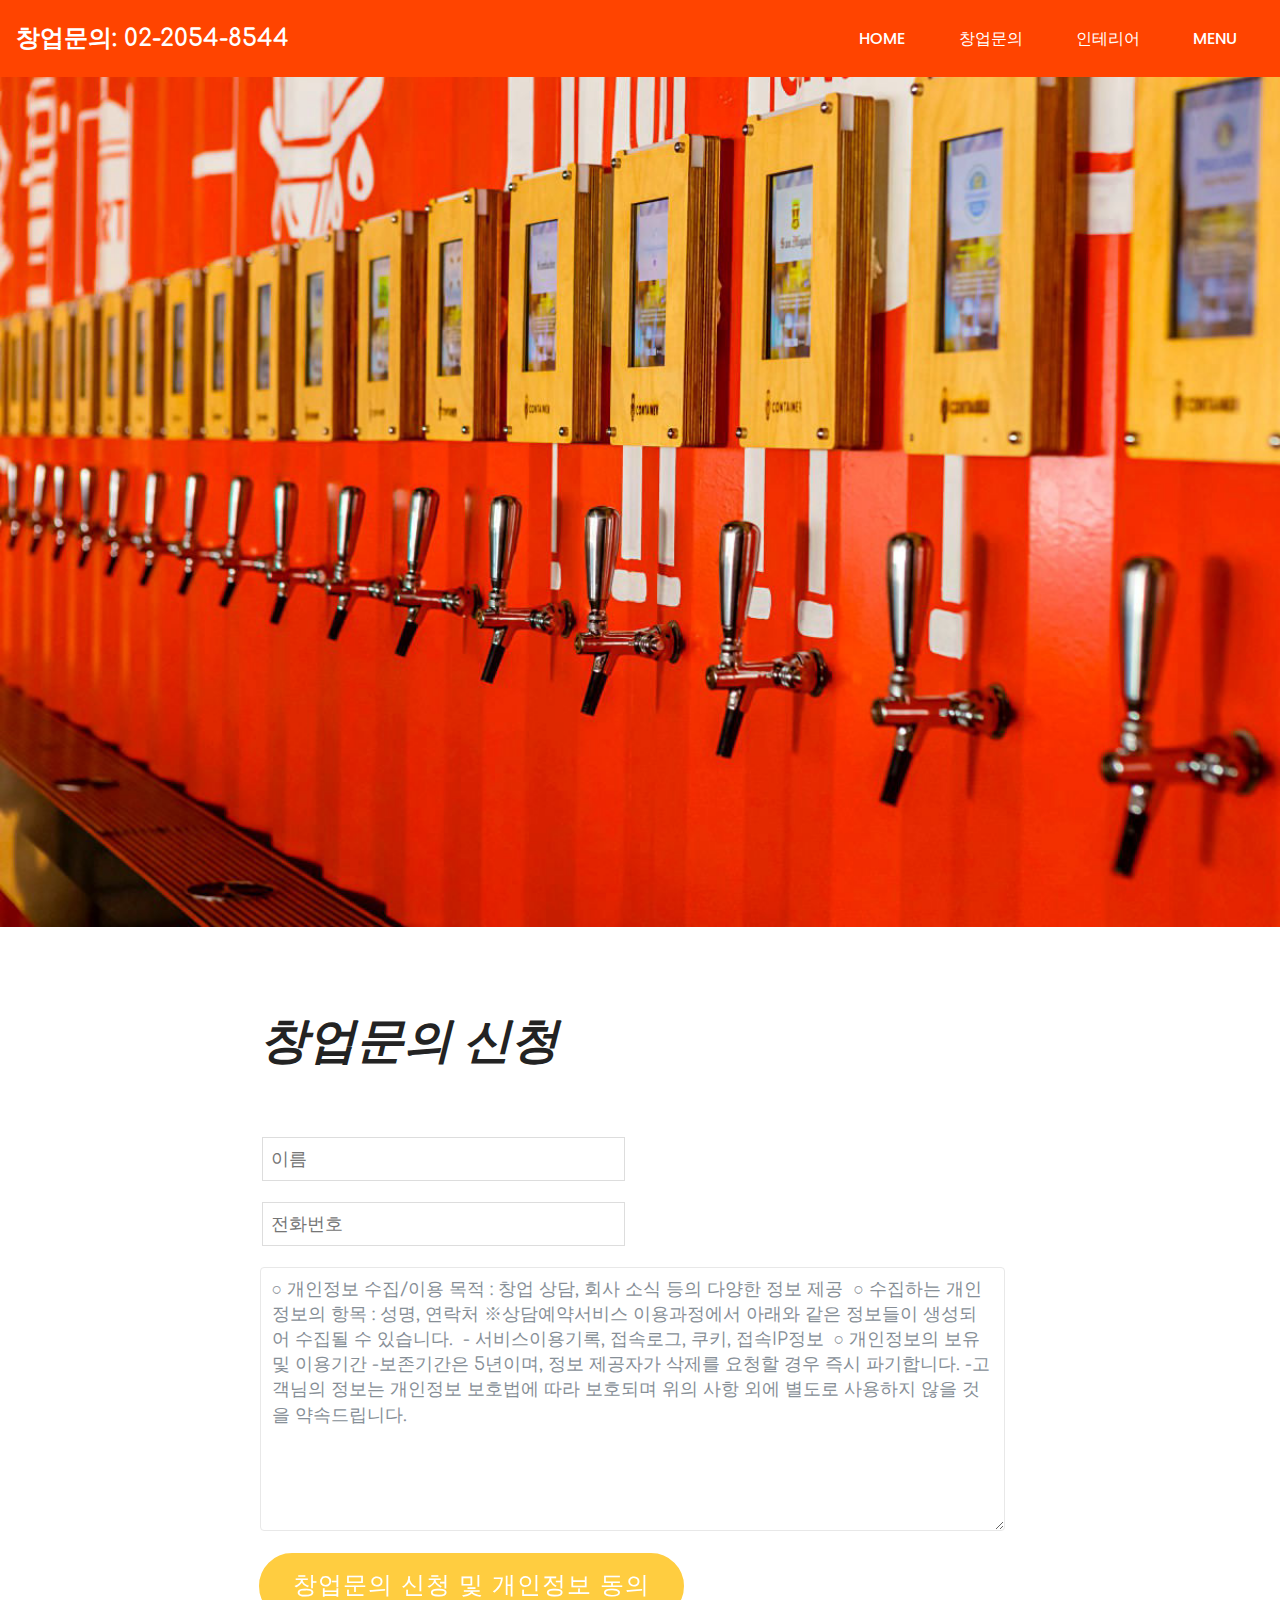
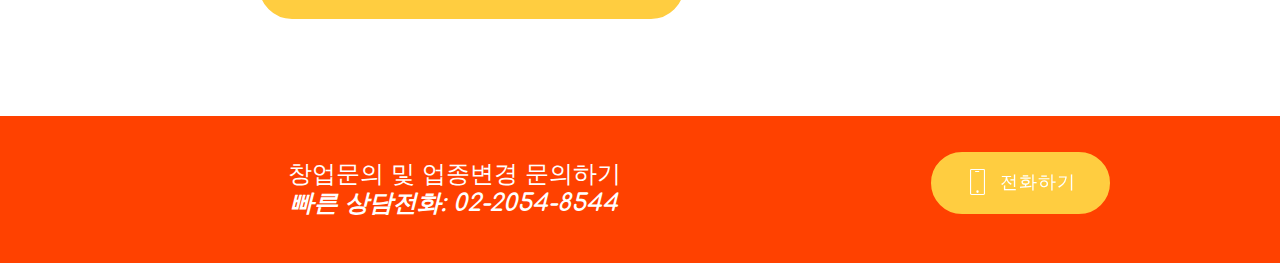
<file: db.html>
<!DOCTYPE html>
<html >
<head>
  <!-- Site made with Mobirise Website Builder v4.7.7, https://mobirise.com -->
  <meta charset="UTF-8">
  <meta http-equiv="X-UA-Compatible" content="IE=edge">
  <meta name="generator" content="Mobirise v4.7.7, mobirise.com">
  <meta name="viewport" content="width=device-width, initial-scale=1, minimum-scale=1">
  <link rel="shortcut icon" href="assets/images/logo2.png" type="image/x-icon">
  <meta name="description" content="탭컨테이너 생맥주창업 아이템 정보">
  <title>탭컨테이너 생맥주창업 정보</title>
  <link rel="stylesheet" href="https://fonts.googleapis.com/css?family=Poppins:300,400,500,600,700">
  <link rel="stylesheet" href="assets/web/assets/mobirise-icons/mobirise-icons.css">
  <link rel="stylesheet" href="assets/bootstrap/css/bootstrap.min.css">
  <link rel="stylesheet" href="assets/bootstrap/css/bootstrap-grid.min.css">
  <link rel="stylesheet" href="assets/bootstrap/css/bootstrap-reboot.min.css">
  <link rel="stylesheet" href="assets/dropdown/css/style.css">
  <link rel="stylesheet" href="assets/theme/css/style.css">
  <link rel="stylesheet" href="assets/mobirise/css/mbr-additional.css" type="text/css">
  
  
  <!-- Facebook Pixel Code -->
<script>
!function(f,b,e,v,n,t,s){if(f.fbq)return;n=f.fbq=function(){n.callMethod?
n.callMethod.apply(n,arguments):n.queue.push(arguments)};if(!f._fbq)f._fbq=n;
n.push=n;n.loaded=!0;n.version='2.0';n.queue=[];t=b.createElement(e);t.async=!0;
t.src=v;s=b.getElementsByTagName(e)[0];s.parentNode.insertBefore(t,s)}(window,
document,'script','https://connect.facebook.net/en_US/fbevents.js');
fbq('init', '334374096729986');
fbq('track', 'PageView');
</script>
<noscript><img height="1" width="1" style="display:none"
src="https://www.facebook.com/tr?id=334374096729986&ev=PageView&noscript=1"
/></noscript>
<!-- DO NOT MODIFY -->
<!-- End Facebook Pixel Code -->
</head>
<body>

<!-- Google Analytics -->
<!-- Global site tag (gtag.js) - Google Analytics -->
<script async src="https://www.googletagmanager.com/gtag/js?id=UA-93839439-15"></script>
<script>
  window.dataLayer = window.dataLayer || [];
  function gtag(){dataLayer.push(arguments);}
  gtag('js', new Date());

  gtag('config', 'UA-93839439-15');
</script>
<!-- /Google Analytics -->


  <section class="menu cid-qMMxXJLkba" once="menu" id="menu1-1e">

    
    

    <nav class="navbar navbar-dropdown navbar-fixed-top navbar-expand-lg">
        <div class="navbar-brand">
            
            <span class="navbar-caption-wrap"><a class="navbar-caption text-white display-5" href="tel:02-2054-8544">창업문의: 02-2054-8544</a></span>
        </div>
        <button class="navbar-toggler" type="button" data-toggle="collapse" data-target="#navbarSupportedContent" aria-controls="navbarNavAltMarkup" aria-expanded="false" aria-label="Toggle navigation">
            <div class="hamburger">
                <span></span>
                <span></span>
                <span></span>
                <span></span>
            </div>
        </button>
      <div class="collapse navbar-collapse" id="navbarSupportedContent">
            <ul class="navbar-nav nav-dropdown nav-right" data-app-modern-menu="true"><li class="nav-item">
                    <a class="nav-link link text-white display-4" href="index.html">HOME</a>
                </li><li class="nav-item"><a class="nav-link link text-white display-4" href="db.html">창업문의</a></li>
                <li class="nav-item">
                    <a class="nav-link link text-white display-4" href="index.html#wowslider-q">인테리어</a>
                </li><li class="nav-item"><a class="nav-link link text-white display-4" href="index.html#features16-v">MENU</a></li></ul>
            
            
      </div>
    </nav>
</section>

<section once="footers" class="cid-qMMzba662f" id="footer1-1d">

    

    

    <div class="container">
        <div class="media-container-row align-center justify-content-center align-items-center">
            <div class="section-text m-2">
                <p class="mbr-text mbr-black mb-0 mbr-fonts-style display-7">dfdfdfdfdfdfdf</p>
            </div>
            
        </div>
    </div>
</section>

<section class="cid-qMPWNWsmao" id="image1-1g">

    

    
    <figure class="mbr-figure">
            <div class="image-block" style="width: 66%;">
                <img src="assets/images/batch-25-1200x800.jpg" width="1400" alt="Mobirise" title="">
            </div>
    </figure>
</section>

<section class="cid-qMPWMbEfNv" id="form2-1f">

    

    
    <div class="container">
        <div class="row justify-content-center">
            <div class="form-1 col-md-8 col-sm-12" data-form-type="formoid">
                <h1 class="mbr-fonts-style mbr-section-heading display-2"><strong><em>창업문의 신청</em></strong></h1>
                <div data-form-alert="" hidden="">감사합니다. 창업문의 신청이 접수되었습니다.</div>
                <form class="mbr-form" action="https://mobirise.com/" method="post" data-form-title="My Mobirise Form"><input type="hidden" name="email" data-form-email="true" value="Z41MnS+PE+2ipMpUHBdVxBrKDXGQ++GOSrQE93MwLyJsTqzzDB4RweLrF4T30LM1m8AY56WabR34JuN2juXo44dgXCEKwTLLoKZ24xum+P//i4o53Kdk4Q0rJwOqpTsZ" data-form-field="Email">
                    <div class="row input-main">
                        <div class="col-md-6 input-wrap" data-for="name">
                            <input type="text" class="field display-7" name="name" data-form-field="Name" placeholder="이름" required="" id="name-form2-1f">
                        </div>
                        
                    </div>
                    <div class="row input-main">
                        
                        <div class="col-md-6 input-wrap" data-for="subject">
                            <input type="text" class="field display-7" name="sujbect" data-form-field="Subject" placeholder="전화번호" id="sujbect-form2-1f">
                        </div>
                    </div>
                    <div class="form-group" data-for="message">
                        <textarea type="text" class="form-control display-7" name="message" rows="7" placeholder="○ 개인정보 수집/이용 목적 : 창업 상담, 회사 소식 등의 다양한 정보 제공  ○ 수집하는 개인정보의 항목 : 성명, 연락처 ※상담예약서비스 이용과정에서 아래와 같은 정보들이 생성되어 수집될 수 있습니다.  - 서비스이용기록, 접속로그, 쿠키, 접속IP정보  ○ 개인정보의 보유 및 이용기간 -보존기간은 5년이며, 정보 제공자가 삭제를 요청할 경우 즉시 파기합니다. -고객님의 정보는 개인정보 보호법에 따라 보호되며 위의 사항 외에 별도로 사용하지 않을 것을 약속드립니다." data-form-field="Message" id="message-form2-1f"></textarea>
                    </div>
                    <span class="input-group-btn"><button href="" type="submit" class="btn btn-form btn-warning display-5">창업문의 신청 및 개인정보 동의</button></span>
                </form>
            </div>
        </div>
   </div>
</section>

<section class="cid-qMPXDvBtUy" id="info1-1l">

    

    
    <div class="container text-center">
        <div class="row justify-content-center">
            <div class="col-md-8 section">
                <div class="section-title">
                    <h3 class="mbr-fonts-style mbr-section-title display-5">창업문의 및 업종변경 문의하기<br><strong><em>빠른 상담전화: 02-2054-8544</em></strong></h3>
                </div>
            </div>
            <div class="col-md-4 mbr-section-btn"><a href="tel:02-2054-8544" class="btn btn-warning display-7"><span class="mbri-mobile mbr-iconfont mbr-iconfont-btn"></span>전화하기</a></div>
        </div>
    </div>
</section>


  <script src="assets/web/assets/jquery/jquery.min.js"></script>
  <script src="assets/popper/popper.min.js"></script>
  <script src="assets/bootstrap/js/bootstrap.min.js"></script>
  <script src="assets/smooth-scroll/smooth-scroll.js"></script>
  <script src="assets/dropdown/js/script.min.js"></script>
  <script src="assets/touch-swipe/jquery.touch-swipe.min.js"></script>
  <script src="assets/theme/js/script.js"></script>
  <script src="assets/formoid/formoid.min.js"></script>
  
  <script type="text/javascript">
/* <![CDATA[ */
var google_conversion_id = 977690298;
var google_custom_params = window.google_tag_params;
var google_remarketing_only = true;
/* ]]> */
</script>
<script type="text/javascript" src="//www.googleadservices.com/pagead/conversion.js">
</script>
<noscript>
<div style="display:inline;">
<img height="1" width="1" style="border-style:none;" alt="" src="//googleads.g.doubleclick.net/pagead/viewthroughconversion/977690298/?guid=ON&script=0"/>
</div>
</noscript>
</body>
</html>
</file>
<file: assets/icon54/style.css>
@font-face {
    font-family: 'icon54';
    src: url('fonts/icon54.eot?uf6sbu');
    src: url('fonts/icon54.eot?uf6sbu#iefix') format('embedded-opentype'),
        url('fonts/icon54.ttf?uf6sbu') format('truetype'),
        url('fonts/icon54.woff?uf6sbu') format('woff'),
        url('fonts/icon54.svg?uf6sbu#icon54') format('svg');
    font-weight: normal;
    font-style: normal;
}

[class^='icon54-v1-'],
[class*=' icon54-v1-'] {
    /* use !important to prevent issues with browser extensions that change fonts */
    font-family: 'icon54' !important;
    speak: none;
    font-style: normal;
    font-weight: normal;
    font-variant: normal;
    text-transform: none;
    line-height: 1;

    /* Better Font Rendering =========== */
    -webkit-font-smoothing: antialiased;
    -moz-osx-font-smoothing: grayscale;
}

.icon54-v1-add-bag::before {
    content: '\e900';
}
.icon54-v1-add-cart2::before {
    content: '\e901';
}
.icon54-v1-add-chat1::before {
    content: '\e902';
}
.icon54-v1-add-chat2::before {
    content: '\e903';
}
.icon54-v1-add-chat3::before {
    content: '\e904';
}
.icon54-v1-bitcoin-bag::before {
    content: '\e905';
}
.icon54-v1-bitcoin-cart::before {
    content: '\e906';
}
.icon54-v1-cart::before {
    content: '\e907';
}
.icon54-v1-char-search2::before {
    content: '\e908';
}
.icon54-v1-chat-1::before {
    content: '\e909';
}
.icon54-v1-chat-2::before {
    content: '\e90a';
}
.icon54-v1-chat-3::before {
    content: '\e90b';
}
.icon54-v1-chat-bubble1::before {
    content: '\e90c';
}
.icon54-v1-chat-bubble2::before {
    content: '\e90d';
}
.icon54-v1-chat-bubble4::before {
    content: '\e90e';
}
.icon54-v1-chat-bubble5::before {
    content: '\e90f';
}
.icon54-v1-chat-buble3::before {
    content: '\e910';
}
.icon54-v1-chat-delete1::before {
    content: '\e911';
}
.icon54-v1-chat-delete2::before {
    content: '\e912';
}
.icon54-v1-chat-delete3::before {
    content: '\e913';
}
.icon54-v1-chat-error1::before {
    content: '\e914';
}
.icon54-v1-chat-error2::before {
    content: '\e915';
}
.icon54-v1-chat-error3::before {
    content: '\e916';
}
.icon54-v1-chat-help1::before {
    content: '\e917';
}
.icon54-v1-chat-help2::before {
    content: '\e918';
}
.icon54-v1-chat-help3::before {
    content: '\e919';
}
.icon54-v1-chat-remouve1::before {
    content: '\e91a';
}
.icon54-v1-chat-remouve2::before {
    content: '\e91b';
}
.icon54-v1-chat-remouve3::before {
    content: '\e91c';
}
.icon54-v1-chat-search1::before {
    content: '\e91d';
}
.icon54-v1-chat-search3::before {
    content: '\e91e';
}
.icon54-v1-chat-settings1::before {
    content: '\e91f';
}
.icon54-v1-chat-settings2::before {
    content: '\e920';
}
.icon54-v1-chat-settings3::before {
    content: '\e921';
}
.icon54-v1-chat-user1::before {
    content: '\e922';
}
.icon54-v1-chat-user2::before {
    content: '\e923';
}
.icon54-v1-chat-user3::before {
    content: '\e924';
}
.icon54-v1-chat-user4::before {
    content: '\e925';
}
.icon54-v1-check-out::before {
    content: '\e926';
}
.icon54-v1-clear-bag::before {
    content: '\e927';
}
.icon54-v1-clear-cart2::before {
    content: '\e928';
}
.icon54-v1-conference-chat::before {
    content: '\e929';
}
.icon54-v1-conference-speach::before {
    content: '\e92a';
}
.icon54-v1-credit-card::before {
    content: '\e92b';
}
.icon54-v1-cuppon::before {
    content: '\e92c';
}
.icon54-v1-dismiss-bag::before {
    content: '\e92d';
}
.icon54-v1-dismiss-cart::before {
    content: '\e92e';
}
.icon54-v1-dismiss-chat1::before {
    content: '\e92f';
}
.icon54-v1-dismiss-chat2::before {
    content: '\e930';
}
.icon54-v1-dismiss-chat3::before {
    content: '\e931';
}
.icon54-v1-dollar-bag::before {
    content: '\e932';
}
.icon54-v1-dollar-cart::before {
    content: '\e933';
}
.icon54-v1-done-bag::before {
    content: '\e934';
}
.icon54-v1-done-cat::before {
    content: '\e935';
}
.icon54-v1-dream-bubble1::before {
    content: '\e936';
}
.icon54-v1-dream-bubble2::before {
    content: '\e937';
}
.icon54-v1-dreamimg-2::before {
    content: '\e938';
}
.icon54-v1-dreaming-1::before {
    content: '\e939';
}
.icon54-v1-euro-bag::before {
    content: '\e93a';
}
.icon54-v1-euro-cart::before {
    content: '\e93b';
}
.icon54-v1-favorite-bag::before {
    content: '\e93c';
}
.icon54-v1-favorite-cart::before {
    content: '\e93d';
}
.icon54-v1-favorite-chat1::before {
    content: '\e93e';
}
.icon54-v1-favorite-chat2::before {
    content: '\e93f';
}
.icon54-v1-favorite-chat3::before {
    content: '\e940';
}
.icon54-v1-full-cart2::before {
    content: '\e941';
}
.icon54-v1-gift-box2::before {
    content: '\e942';
}
.icon54-v1-gift-card2::before {
    content: '\e943';
}
.icon54-v1-home-bag::before {
    content: '\e944';
}
.icon54-v1-hot-offer::before {
    content: '\e945';
}
.icon54-v1-mobile-shopping1::before {
    content: '\e946';
}
.icon54-v1-mobile-shopping2::before {
    content: '\e947';
}
.icon54-v1-on-sale2::before {
    content: '\e948';
}
.icon54-v1-on-sale::before {
    content: '\e949';
}
.icon54-v1-online-shopping1::before {
    content: '\e94a';
}
.icon54-v1-online-store::before {
    content: '\e94b';
}
.icon54-v1-open-box::before {
    content: '\e94c';
}
.icon54-v1-pound-bag::before {
    content: '\e94d';
}
.icon54-v1-pound-cart::before {
    content: '\e94e';
}
.icon54-v1-remouve-bag::before {
    content: '\e94f';
}
.icon54-v1-remouve-cart2::before {
    content: '\e950';
}
.icon54-v1-rotate-2::before {
    content: '\e951';
}
.icon54-v1-search-bag::before {
    content: '\e952';
}
.icon54-v1-search-cart::before {
    content: '\e953';
}
.icon54-v1-secure-shopping3::before {
    content: '\e954';
}
.icon54-v1-secure-shopping4::before {
    content: '\e955';
}
.icon54-v1-secure-shopping5::before {
    content: '\e956';
}
.icon54-v1-share-conversation1::before {
    content: '\e957';
}
.icon54-v1-share-conversation2::before {
    content: '\e958';
}
.icon54-v1-share-conversation3::before {
    content: '\e959';
}
.icon54-v1-shipping-box::before {
    content: '\e95a';
}
.icon54-v1-shipping-scedule::before {
    content: '\e95b';
}
.icon54-v1-shipping::before {
    content: '\e95c';
}
.icon54-v1-shopping-bag::before {
    content: '\e95d';
}
.icon54-v1-video-message::before {
    content: '\e95e';
}
.icon54-v1-voice-message::before {
    content: '\e95f';
}
.icon54-v1-web-shop1::before {
    content: '\e960';
}
.icon54-v1-web-shop2::before {
    content: '\e961';
}
.icon54-v1-web-shop3::before {
    content: '\e962';
}
.icon54-v1-d-blockchart1::before {
    content: '\e963';
}
.icon54-v1-112::before {
    content: '\e964';
}
.icon54-v1-911::before {
    content: '\e965';
}
.icon54-v1-add-call::before {
    content: '\e966';
}
.icon54-v1-balloons::before {
    content: '\e967';
}
.icon54-v1-baseball-cap::before {
    content: '\e968';
}
.icon54-v1-bat-man::before {
    content: '\e969';
}
.icon54-v1-block-call::before {
    content: '\e96a';
}
.icon54-v1-block-chart1::before {
    content: '\e96b';
}
.icon54-v1-block-chart2::before {
    content: '\e96c';
}
.icon54-v1-block-chart3::before {
    content: '\e96d';
}
.icon54-v1-bluetuth-phonespeaker::before {
    content: '\e96e';
}
.icon54-v1-call-24h::before {
    content: '\e96f';
}
.icon54-v1-call-center24h::before {
    content: '\e970';
}
.icon54-v1-call-forward::before {
    content: '\e971';
}
.icon54-v1-call-made::before {
    content: '\e972';
}
.icon54-v1-call-recieved::before {
    content: '\e973';
}
.icon54-v1-call-reservation::before {
    content: '\e974';
}
.icon54-v1-clear-call::before {
    content: '\e975';
}
.icon54-v1-crain-hook::before {
    content: '\e976';
}
.icon54-v1-decreasing-chart1::before {
    content: '\e977';
}
.icon54-v1-decreasing-chart2::before {
    content: '\e978';
}
.icon54-v1-delayed-call::before {
    content: '\e979';
}
.icon54-v1-diagram-1::before {
    content: '\e97a';
}
.icon54-v1-diagram-2::before {
    content: '\e97b';
}
.icon54-v1-diagram-3::before {
    content: '\e97c';
}
.icon54-v1-diagram-4::before {
    content: '\e97d';
}
.icon54-v1-dial-pad2::before {
    content: '\e97e';
}
.icon54-v1-dot-chart1::before {
    content: '\e97f';
}
.icon54-v1-dot-chart2::before {
    content: '\e980';
}
.icon54-v1-dot-chart3::before {
    content: '\e981';
}
.icon54-v1-enter-1::before {
    content: '\e982';
}
.icon54-v1-enter-2::before {
    content: '\e983';
}
.icon54-v1-exit-1::before {
    content: '\e984';
}
.icon54-v1-exit-2::before {
    content: '\e985';
}
.icon54-v1-fax-phone::before {
    content: '\e986';
}
.icon54-v1-fragment-chart::before {
    content: '\e987';
}
.icon54-v1-hold-theline::before {
    content: '\e988';
}
.icon54-v1-id-tag::before {
    content: '\e989';
}
.icon54-v1-increasing-chart1::before {
    content: '\e98a';
}
.icon54-v1-increasing-chart2::before {
    content: '\e98b';
}
.icon54-v1-key-2::before {
    content: '\e98c';
}
.icon54-v1-key-hole1::before {
    content: '\e98d';
}
.icon54-v1-key-hole2::before {
    content: '\e98e';
}
.icon54-v1-landscape-chart::before {
    content: '\e98f';
}
.icon54-v1-line-chart1::before {
    content: '\e990';
}
.icon54-v1-line-chart2::before {
    content: '\e991';
}
.icon54-v1-line-chart3::before {
    content: '\e992';
}
.icon54-v1-lock-1::before {
    content: '\e993';
}
.icon54-v1-lock-call::before {
    content: '\e994';
}
.icon54-v1-lock-user1::before {
    content: '\e995';
}
.icon54-v1-lock-user2::before {
    content: '\e996';
}
.icon54-v1-login-form1::before {
    content: '\e997';
}
.icon54-v1-login-form2::before {
    content: '\e998';
}
.icon54-v1-marge-call::before {
    content: '\e999';
}
.icon54-v1-missed-call::before {
    content: '\e99a';
}
.icon54-v1-name-tag::before {
    content: '\e99b';
}
.icon54-v1-open-lock::before {
    content: '\e99c';
}
.icon54-v1-pause-call::before {
    content: '\e99d';
}
.icon54-v1-phone-1::before {
    content: '\e99e';
}
.icon54-v1-phone-2::before {
    content: '\e99f';
}
.icon54-v1-phone-3::before {
    content: '\e9a0';
}
.icon54-v1-phone-4::before {
    content: '\e9a1';
}
.icon54-v1-phone-book::before {
    content: '\e9a2';
}
.icon54-v1-phone-box::before {
    content: '\e9a3';
}
.icon54-v1-phone-intalk::before {
    content: '\e9a4';
}
.icon54-v1-phone-ring::before {
    content: '\e9a5';
}
.icon54-v1-phone-shopping::before {
    content: '\e9a6';
}
.icon54-v1-pie-chart1::before {
    content: '\e9a7';
}
.icon54-v1-pie-chart2::before {
    content: '\e9a8';
}
.icon54-v1-pie-chart3::before {
    content: '\e9a9';
}
.icon54-v1-pin-code::before {
    content: '\e9aa';
}
.icon54-v1-public-phone::before {
    content: '\e9ab';
}
.icon54-v1-recall::before {
    content: '\e9ac';
}
.icon54-v1-record-call::before {
    content: '\e9ad';
}
.icon54-v1-remouve-call::before {
    content: '\e9ae';
}
.icon54-v1-ring-chart1::before {
    content: '\e9af';
}
.icon54-v1-ring-chart2::before {
    content: '\e9b0';
}
.icon54-v1-signal-0::before {
    content: '\e9b1';
}
.icon54-v1-signal-1::before {
    content: '\e9b2';
}
.icon54-v1-signal-2::before {
    content: '\e9b3';
}
.icon54-v1-signal-3::before {
    content: '\e9b4';
}
.icon54-v1-signal-4::before {
    content: '\e9b5';
}
.icon54-v1-signal-5::before {
    content: '\e9b6';
}
.icon54-v1-sinus::before {
    content: '\e9b7';
}
.icon54-v1-split-call::before {
    content: '\e9b8';
}
.icon54-v1-success-chart::before {
    content: '\e9b9';
}
.icon54-v1-table-chart1::before {
    content: '\e9ba';
}
.icon54-v1-table-chart2::before {
    content: '\e9bb';
}
.icon54-v1-tangent::before {
    content: '\e9bc';
}
.icon54-v1-bedroom::before {
    content: '\e9bd';
}
.icon54-v1-fingertouch::before {
    content: '\e9be';
}
.icon54-v1-hour::before {
    content: '\e9bf';
}
.icon54-v1-bedroom2::before {
    content: '\e9c0';
}
.icon54-v1-files::before {
    content: '\e9c1';
}
.icon54-v1-fingertouch2::before {
    content: '\e9c2';
}
.icon54-v1-files2::before {
    content: '\e9c3';
}
.icon54-v1-fingertouch3::before {
    content: '\e9c4';
}
.icon54-v1-starbed::before {
    content: '\e9c5';
}
.icon54-v1-g-network::before {
    content: '\e9c6';
}
.icon54-v1-gp-doc::before {
    content: '\e9c7';
}
.icon54-v1-fingerroatate::before {
    content: '\e9c8';
}
.icon54-v1-fingertouch4::before {
    content: '\e9c9';
}
.icon54-v1-g-network2::before {
    content: '\e9ca';
}
.icon54-v1-starhotel1::before {
    content: '\e9cb';
}
.icon54-v1-starhotel2::before {
    content: '\e9cc';
}
.icon54-v1-ball::before {
    content: '\e9cd';
}
.icon54-v1-min::before {
    content: '\e9ce';
}
.icon54-v1-by7::before {
    content: '\e9cf';
}
.icon54-v1-min2::before {
    content: '\e9d0';
}
.icon54-v1-min3::before {
    content: '\e9d1';
}
.icon54-v1-abascus-calculator::before {
    content: '\e9d2';
}
.icon54-v1-accordion::before {
    content: '\e9d3';
}
.icon54-v1-acrobat-file::before {
    content: '\e9d4';
}
.icon54-v1-add-basket::before {
    content: '\e9d5';
}
.icon54-v1-add-bookmark::before {
    content: '\e9d6';
}
.icon54-v1-add-card::before {
    content: '\e9d7';
}
.icon54-v1-add-cart::before {
    content: '\e9d8';
}
.icon54-v1-add-cloud::before {
    content: '\e9d9';
}
.icon54-v1-add-doc::before {
    content: '\e9da';
}
.icon54-v1-add-file::before {
    content: '\e9db';
}
.icon54-v1-add-folder::before {
    content: '\e9dc';
}
.icon54-v1-add-location::before {
    content: '\e9dd';
}
.icon54-v1-add-mail::before {
    content: '\e9de';
}
.icon54-v1-add-wifi::before {
    content: '\e9df';
}
.icon54-v1-addon-setting::before {
    content: '\e9e0';
}
.icon54-v1-addvertise::before {
    content: '\e9e1';
}
.icon54-v1-adobe-flashplayer::before {
    content: '\e9e2';
}
.icon54-v1-adobe::before {
    content: '\e9e3';
}
.icon54-v1-aif-doc::before {
    content: '\e9e4';
}
.icon54-v1-air-conditioner2::before {
    content: '\e9e5';
}
.icon54-v1-air-conditioner::before {
    content: '\e9e6';
}
.icon54-v1-air-conditioner1::before {
    content: '\e9e7';
}
.icon54-v1-airbnb::before {
    content: '\e9e8';
}
.icon54-v1-alambic::before {
    content: '\e9e9';
}
.icon54-v1-alarm-clock1::before {
    content: '\e9ea';
}
.icon54-v1-alarm-clock2::before {
    content: '\e9eb';
}
.icon54-v1-alarm-clock3::before {
    content: '\e9ec';
}
.icon54-v1-alarm-sound::before {
    content: '\e9ed';
}
.icon54-v1-align-center::before {
    content: '\e9ee';
}
.icon54-v1-align-left::before {
    content: '\e9ef';
}
.icon54-v1-align-right::before {
    content: '\e9f0';
}
.icon54-v1-all-directions::before {
    content: '\e9f1';
}
.icon54-v1-allert-card::before {
    content: '\e9f2';
}
.icon54-v1-alligator::before {
    content: '\e9f3';
}
.icon54-v1-alphabet-list::before {
    content: '\e9f4';
}
.icon54-v1-alu-recycle::before {
    content: '\e9f5';
}
.icon54-v1-amazon::before {
    content: '\e9f6';
}
.icon54-v1-ambulance-1::before {
    content: '\e9f7';
}
.icon54-v1-ambulance::before {
    content: '\e9f8';
}
.icon54-v1-amd::before {
    content: '\e9f9';
}
.icon54-v1-amex-2::before {
    content: '\e9fa';
}
.icon54-v1-amex::before {
    content: '\e9fb';
}
.icon54-v1-amplifier-1::before {
    content: '\e9fc';
}
.icon54-v1-amplifier-2::before {
    content: '\e9fd';
}
.icon54-v1-analogue-antenna::before {
    content: '\e9fe';
}
.icon54-v1-anchor::before {
    content: '\e9ff';
}
.icon54-v1-android::before {
    content: '\ea00';
}
.icon54-v1-angel2::before {
    content: '\ea01';
}
.icon54-v1-angel::before {
    content: '\ea02';
}
.icon54-v1-angry-birds2::before {
    content: '\ea03';
}
.icon54-v1-angry-birds::before {
    content: '\ea04';
}
.icon54-v1-anonymous-1::before {
    content: '\ea05';
}
.icon54-v1-anonymous-2::before {
    content: '\ea06';
}
.icon54-v1-ant::before {
    content: '\ea07';
}
.icon54-v1-antilop::before {
    content: '\ea08';
}
.icon54-v1-app-setting::before {
    content: '\ea09';
}
.icon54-v1-apple2::before {
    content: '\ea0a';
}
.icon54-v1-apple::before {
    content: '\ea0b';
}
.icon54-v1-appstore-2::before {
    content: '\ea0c';
}
.icon54-v1-arc-phisics::before {
    content: '\ea0d';
}
.icon54-v1-arcade::before {
    content: '\ea0e';
}
.icon54-v1-archery-1::before {
    content: '\ea0f';
}
.icon54-v1-archery-2::before {
    content: '\ea10';
}
.icon54-v1-aries::before {
    content: '\ea11';
}
.icon54-v1-army-solider::before {
    content: '\ea12';
}
.icon54-v1-artboard::before {
    content: '\ea13';
}
.icon54-v1-astronaut::before {
    content: '\ea14';
}
.icon54-v1-at-symbol::before {
    content: '\ea15';
}
.icon54-v1-ati::before {
    content: '\ea16';
}
.icon54-v1-atm-1::before {
    content: '\ea17';
}
.icon54-v1-atm-2::before {
    content: '\ea18';
}
.icon54-v1-atm-3::before {
    content: '\ea19';
}
.icon54-v1-atom::before {
    content: '\ea1a';
}
.icon54-v1-atomic-reactor::before {
    content: '\ea1b';
}
.icon54-v1-attach-file::before {
    content: '\ea1c';
}
.icon54-v1-attache-mail::before {
    content: '\ea1d';
}
.icon54-v1-attacher::before {
    content: '\ea1e';
}
.icon54-v1-attention-cloud::before {
    content: '\ea1f';
}
.icon54-v1-attention1-doc::before {
    content: '\ea20';
}
.icon54-v1-attention2-doc::before {
    content: '\ea21';
}
.icon54-v1-auction::before {
    content: '\ea22';
}
.icon54-v1-auto-flash::before {
    content: '\ea23';
}
.icon54-v1-auto-gearbox::before {
    content: '\ea24';
}
.icon54-v1-aux-cabel::before {
    content: '\ea25';
}
.icon54-v1-avi-doc::before {
    content: '\ea26';
}
.icon54-v1-backward-button::before {
    content: '\ea27';
}
.icon54-v1-backward::before {
    content: '\ea28';
}
.icon54-v1-bacteria-1::before {
    content: '\ea29';
}
.icon54-v1-bacteria-4::before {
    content: '\ea2a';
}
.icon54-v1-bad-pig::before {
    content: '\ea2b';
}
.icon54-v1-badminton::before {
    content: '\ea2c';
}
.icon54-v1-bag-1::before {
    content: '\ea2d';
}
.icon54-v1-bag-2::before {
    content: '\ea2e';
}
.icon54-v1-balance-1::before {
    content: '\ea2f';
}
.icon54-v1-balance-2::before {
    content: '\ea30';
}
.icon54-v1-bald-male::before {
    content: '\ea31';
}
.icon54-v1-ball-pen::before {
    content: '\ea32';
}
.icon54-v1-baloon::before {
    content: '\ea33';
}
.icon54-v1-banana::before {
    content: '\ea34';
}
.icon54-v1-banch::before {
    content: '\ea35';
}
.icon54-v1-bank-1::before {
    content: '\ea36';
}
.icon54-v1-bank-2::before {
    content: '\ea37';
}
.icon54-v1-bank3::before {
    content: '\ea38';
}
.icon54-v1-barbeque::before {
    content: '\ea39';
}
.icon54-v1-barcode-scanner::before {
    content: '\ea3a';
}
.icon54-v1-barcode::before {
    content: '\ea3b';
}
.icon54-v1-barrow::before {
    content: '\ea3c';
}
.icon54-v1-baseball-2::before {
    content: '\ea3d';
}
.icon54-v1-baseball::before {
    content: '\ea3e';
}
.icon54-v1-basket-1::before {
    content: '\ea3f';
}
.icon54-v1-basket-2::before {
    content: '\ea40';
}
.icon54-v1-basket-ball::before {
    content: '\ea41';
}
.icon54-v1-basket::before {
    content: '\ea42';
}
.icon54-v1-bass-key::before {
    content: '\ea43';
}
.icon54-v1-bat::before {
    content: '\ea44';
}
.icon54-v1-bath-robe::before {
    content: '\ea45';
}
.icon54-v1-battery2::before {
    content: '\ea46';
}
.icon54-v1-battery-0::before {
    content: '\ea47';
}
.icon54-v1-battery-1::before {
    content: '\ea48';
}
.icon54-v1-battery-2::before {
    content: '\ea49';
}
.icon54-v1-battery-3::before {
    content: '\ea4a';
}
.icon54-v1-battery-4::before {
    content: '\ea4b';
}
.icon54-v1-battery::before {
    content: '\ea4c';
}
.icon54-v1-battrey-charge::before {
    content: '\ea4d';
}
.icon54-v1-beach-ball::before {
    content: '\ea4e';
}
.icon54-v1-beanie-hat::before {
    content: '\ea4f';
}
.icon54-v1-bear::before {
    content: '\ea50';
}
.icon54-v1-beard-man::before {
    content: '\ea51';
}
.icon54-v1-beatle::before {
    content: '\ea52';
}
.icon54-v1-beats::before {
    content: '\ea53';
}
.icon54-v1-bee::before {
    content: '\ea54';
}
.icon54-v1-beer-mug::before {
    content: '\ea55';
}
.icon54-v1-behance::before {
    content: '\ea56';
}
.icon54-v1-bell2::before {
    content: '\ea57';
}
.icon54-v1-bell::before {
    content: '\ea58';
}
.icon54-v1-bellboy::before {
    content: '\ea59';
}
.icon54-v1-bellhop::before {
    content: '\ea5a';
}
.icon54-v1-belt::before {
    content: '\ea5b';
}
.icon54-v1-benjo::before {
    content: '\ea5c';
}
.icon54-v1-bezier-1::before {
    content: '\ea5d';
}
.icon54-v1-bezier-2::before {
    content: '\ea5e';
}
.icon54-v1-big-eye::before {
    content: '\ea5f';
}
.icon54-v1-big-jack::before {
    content: '\ea60';
}
.icon54-v1-big-shopping::before {
    content: '\ea61';
}
.icon54-v1-big-smile::before {
    content: '\ea62';
}
.icon54-v1-bike-1::before {
    content: '\ea63';
}
.icon54-v1-bike-2::before {
    content: '\ea64';
}
.icon54-v1-bike-3::before {
    content: '\ea65';
}
.icon54-v1-bike::before {
    content: '\ea66';
}
.icon54-v1-bikini::before {
    content: '\ea67';
}
.icon54-v1-binders::before {
    content: '\ea68';
}
.icon54-v1-bing::before {
    content: '\ea69';
}
.icon54-v1-binocular::before {
    content: '\ea6a';
}
.icon54-v1-bio-1::before {
    content: '\ea6b';
}
.icon54-v1-bio-2::before {
    content: '\ea6c';
}
.icon54-v1-bio-ennergy::before {
    content: '\ea6d';
}
.icon54-v1-bio-gas::before {
    content: '\ea6e';
}
.icon54-v1-biohazzard::before {
    content: '\ea6f';
}
.icon54-v1-bitcoin-2::before {
    content: '\ea70';
}
.icon54-v1-bitcoin-3::before {
    content: '\ea71';
}
.icon54-v1-bitcoin-cloud::before {
    content: '\ea72';
}
.icon54-v1-bitcoin-doc::before {
    content: '\ea73';
}
.icon54-v1-black-friday::before {
    content: '\ea74';
}
.icon54-v1-blank-file::before {
    content: '\ea75';
}
.icon54-v1-blend-tool::before {
    content: '\ea76';
}
.icon54-v1-blogger::before {
    content: '\ea77';
}
.icon54-v1-blood-drop::before {
    content: '\ea78';
}
.icon54-v1-bluetuth::before {
    content: '\ea79';
}
.icon54-v1-blututh-headset::before {
    content: '\ea7a';
}
.icon54-v1-boiled-egg::before {
    content: '\ea7b';
}
.icon54-v1-bold::before {
    content: '\ea7c';
}
.icon54-v1-bomb::before {
    content: '\ea7d';
}
.icon54-v1-bomber-man::before {
    content: '\ea7e';
}
.icon54-v1-bookmark-1::before {
    content: '\ea7f';
}
.icon54-v1-bookmark-2::before {
    content: '\ea80';
}
.icon54-v1-bookmark-3::before {
    content: '\ea81';
}
.icon54-v1-bookmark-4::before {
    content: '\ea82';
}
.icon54-v1-bookmark-settings::before {
    content: '\ea83';
}
.icon54-v1-bookmark-site2::before {
    content: '\ea84';
}
.icon54-v1-bookmark-site::before {
    content: '\ea85';
}
.icon54-v1-bookmarked-file::before {
    content: '\ea86';
}
.icon54-v1-boot::before {
    content: '\ea87';
}
.icon54-v1-botcoin-1::before {
    content: '\ea88';
}
.icon54-v1-bow-tie::before {
    content: '\ea89';
}
.icon54-v1-bow::before {
    content: '\ea8a';
}
.icon54-v1-bowler-hat::before {
    content: '\ea8b';
}
.icon54-v1-bowling-ball::before {
    content: '\ea8c';
}
.icon54-v1-bowling::before {
    content: '\ea8d';
}
.icon54-v1-boxing-bag::before {
    content: '\ea8e';
}
.icon54-v1-boxing-glov::before {
    content: '\ea8f';
}
.icon54-v1-boxing-helmet::before {
    content: '\ea90';
}
.icon54-v1-boxing-ring::before {
    content: '\ea91';
}
.icon54-v1-bra::before {
    content: '\ea92';
}
.icon54-v1-brain::before {
    content: '\ea93';
}
.icon54-v1-bread::before {
    content: '\ea94';
}
.icon54-v1-breakout::before {
    content: '\ea95';
}
.icon54-v1-bridge::before {
    content: '\ea96';
}
.icon54-v1-briefcase-1::before {
    content: '\ea97';
}
.icon54-v1-briefcase-2::before {
    content: '\ea98';
}
.icon54-v1-brightness-2::before {
    content: '\ea99';
}
.icon54-v1-brightness-3::before {
    content: '\ea9a';
}
.icon54-v1-brigthness-1::before {
    content: '\ea9b';
}
.icon54-v1-broken-glas::before {
    content: '\ea9c';
}
.icon54-v1-broken-heart::before {
    content: '\ea9d';
}
.icon54-v1-broken-link::before {
    content: '\ea9e';
}
.icon54-v1-brush-1::before {
    content: '\ea9f';
}
.icon54-v1-brush-2::before {
    content: '\eaa0';
}
.icon54-v1-bucket::before {
    content: '\eaa1';
}
.icon54-v1-buddybuilding::before {
    content: '\eaa2';
}
.icon54-v1-bug-protect::before {
    content: '\eaa3';
}
.icon54-v1-bullet-list::before {
    content: '\eaa4';
}
.icon54-v1-bulleted-list::before {
    content: '\eaa5';
}
.icon54-v1-bus-1::before {
    content: '\eaa6';
}
.icon54-v1-bus-2::before {
    content: '\eaa7';
}
.icon54-v1-bus-3::before {
    content: '\eaa8';
}
.icon54-v1-busi-2::before {
    content: '\eaa9';
}
.icon54-v1-business-man::before {
    content: '\eaaa';
}
.icon54-v1-business-woman::before {
    content: '\eaab';
}
.icon54-v1-busy-1::before {
    content: '\eaac';
}
.icon54-v1-butterfly::before {
    content: '\eaad';
}
.icon54-v1-button::before {
    content: '\eaae';
}
.icon54-v1-cab::before {
    content: '\eaaf';
}
.icon54-v1-cabine-lift::before {
    content: '\eab0';
}
.icon54-v1-cactus::before {
    content: '\eab1';
}
.icon54-v1-caffe-bean::before {
    content: '\eab2';
}
.icon54-v1-caffe-mug::before {
    content: '\eab3';
}
.icon54-v1-calculator-1::before {
    content: '\eab4';
}
.icon54-v1-calculator-2::before {
    content: '\eab5';
}
.icon54-v1-calculator-3::before {
    content: '\eab6';
}
.icon54-v1-calculator-4::before {
    content: '\eab7';
}
.icon54-v1-calendar-clock::before {
    content: '\eab8';
}
.icon54-v1-calendar::before {
    content: '\eab9';
}
.icon54-v1-call::before {
    content: '\eaba';
}
.icon54-v1-camel::before {
    content: '\eabb';
}
.icon54-v1-camera-12::before {
    content: '\eabc';
}
.icon54-v1-camera-1::before {
    content: '\eabd';
}
.icon54-v1-camera-22::before {
    content: '\eabe';
}
.icon54-v1-camera-2::before {
    content: '\eabf';
}
.icon54-v1-camera-3::before {
    content: '\eac0';
}
.icon54-v1-camera-42::before {
    content: '\eac1';
}
.icon54-v1-camera-4::before {
    content: '\eac2';
}
.icon54-v1-camera-5::before {
    content: '\eac3';
}
.icon54-v1-camera-6::before {
    content: '\eac4';
}
.icon54-v1-camera-7::before {
    content: '\eac5';
}
.icon54-v1-camera-8::before {
    content: '\eac6';
}
.icon54-v1-camera-9::before {
    content: '\eac7';
}
.icon54-v1-camera-rear::before {
    content: '\eac8';
}
.icon54-v1-camera-roll::before {
    content: '\eac9';
}
.icon54-v1-camp-bag::before {
    content: '\eaca';
}
.icon54-v1-camp-fire2::before {
    content: '\eacb';
}
.icon54-v1-camp-fire::before {
    content: '\eacc';
}
.icon54-v1-camping-knief::before {
    content: '\eacd';
}
.icon54-v1-candell::before {
    content: '\eace';
}
.icon54-v1-candy-stick::before {
    content: '\eacf';
}
.icon54-v1-candy::before {
    content: '\ead0';
}
.icon54-v1-captain-america::before {
    content: '\ead1';
}
.icon54-v1-car-1::before {
    content: '\ead2';
}
.icon54-v1-car-2::before {
    content: '\ead3';
}
.icon54-v1-car-3::before {
    content: '\ead4';
}
.icon54-v1-car-airpump::before {
    content: '\ead5';
}
.icon54-v1-car-secure::before {
    content: '\ead6';
}
.icon54-v1-car-service::before {
    content: '\ead7';
}
.icon54-v1-car-wash::before {
    content: '\ead8';
}
.icon54-v1-card-pay::before {
    content: '\ead9';
}
.icon54-v1-card-validity::before {
    content: '\eada';
}
.icon54-v1-cargo-ship::before {
    content: '\eadb';
}
.icon54-v1-carnaval::before {
    content: '\eadc';
}
.icon54-v1-carrot::before {
    content: '\eadd';
}
.icon54-v1-cart-1::before {
    content: '\eade';
}
.icon54-v1-cart-2::before {
    content: '\eadf';
}
.icon54-v1-cart-done::before {
    content: '\eae0';
}
.icon54-v1-cash-pay::before {
    content: '\eae1';
}
.icon54-v1-cash-payment::before {
    content: '\eae2';
}
.icon54-v1-cassette::before {
    content: '\eae3';
}
.icon54-v1-cat::before {
    content: '\eae4';
}
.icon54-v1-cd-case::before {
    content: '\eae5';
}
.icon54-v1-cello::before {
    content: '\eae6';
}
.icon54-v1-celsius::before {
    content: '\eae7';
}
.icon54-v1-chaplin::before {
    content: '\eae8';
}
.icon54-v1-character-spacing::before {
    content: '\eae9';
}
.icon54-v1-check-file::before {
    content: '\eaea';
}
.icon54-v1-check::before {
    content: '\eaeb';
}
.icon54-v1-checkout-bitcoin1::before {
    content: '\eaec';
}
.icon54-v1-checkout-bitcoin2::before {
    content: '\eaed';
}
.icon54-v1-checkout-dollar1::before {
    content: '\eaee';
}
.icon54-v1-checkout-dollar2::before {
    content: '\eaef';
}
.icon54-v1-checkout-euro1::before {
    content: '\eaf0';
}
.icon54-v1-checkout-euro2::before {
    content: '\eaf1';
}
.icon54-v1-checkout-pound1::before {
    content: '\eaf2';
}
.icon54-v1-checout-pound2::before {
    content: '\eaf3';
}
.icon54-v1-cheese::before {
    content: '\eaf4';
}
.icon54-v1-cheetah::before {
    content: '\eaf5';
}
.icon54-v1-chef::before {
    content: '\eaf6';
}
.icon54-v1-cherry::before {
    content: '\eaf7';
}
.icon54-v1-chess::before {
    content: '\eaf8';
}
.icon54-v1-chicken-leg::before {
    content: '\eaf9';
}
.icon54-v1-chicken::before {
    content: '\eafa';
}
.icon54-v1-chilly::before {
    content: '\eafb';
}
.icon54-v1-chimney::before {
    content: '\eafc';
}
.icon54-v1-chip::before {
    content: '\eafd';
}
.icon54-v1-christmas-decoration::before {
    content: '\eafe';
}
.icon54-v1-christmas-light::before {
    content: '\eaff';
}
.icon54-v1-christmas-star::before {
    content: '\eb00';
}
.icon54-v1-christmas-tree::before {
    content: '\eb01';
}
.icon54-v1-chrome::before {
    content: '\eb02';
}
.icon54-v1-circus::before {
    content: '\eb03';
}
.icon54-v1-clear-basket::before {
    content: '\eb04';
}
.icon54-v1-clear-bookmark::before {
    content: '\eb05';
}
.icon54-v1-clear-cart::before {
    content: '\eb06';
}
.icon54-v1-clear-file::before {
    content: '\eb07';
}
.icon54-v1-clear-folder::before {
    content: '\eb08';
}
.icon54-v1-clear-format::before {
    content: '\eb09';
}
.icon54-v1-clear-formatting::before {
    content: '\eb0a';
}
.icon54-v1-clear-location::before {
    content: '\eb0b';
}
.icon54-v1-clear-network::before {
    content: '\eb0c';
}
.icon54-v1-click-1::before {
    content: '\eb0d';
}
.icon54-v1-click-2::before {
    content: '\eb0e';
}
.icon54-v1-clock-1::before {
    content: '\eb0f';
}
.icon54-v1-clock-2::before {
    content: '\eb10';
}
.icon54-v1-clone-cloud::before {
    content: '\eb11';
}
.icon54-v1-close-2::before {
    content: '\eb12';
}
.icon54-v1-closr-1::before {
    content: '\eb13';
}
.icon54-v1-cloud2::before {
    content: '\eb14';
}
.icon54-v1-cloud-download::before {
    content: '\eb15';
}
.icon54-v1-cloud-drive::before {
    content: '\eb16';
}
.icon54-v1-cloud-folder2::before {
    content: '\eb17';
}
.icon54-v1-cloud-folder::before {
    content: '\eb18';
}
.icon54-v1-cloud-help::before {
    content: '\eb19';
}
.icon54-v1-cloud-list::before {
    content: '\eb1a';
}
.icon54-v1-cloud-network::before {
    content: '\eb1b';
}
.icon54-v1-cloud-server::before {
    content: '\eb1c';
}
.icon54-v1-cloud-setting::before {
    content: '\eb1d';
}
.icon54-v1-cloud-upload::before {
    content: '\eb1e';
}
.icon54-v1-cloud::before {
    content: '\eb1f';
}
.icon54-v1-cloudy-day::before {
    content: '\eb20';
}
.icon54-v1-cloudy-fog::before {
    content: '\eb21';
}
.icon54-v1-cloudy-night::before {
    content: '\eb22';
}
.icon54-v1-cloudy::before {
    content: '\eb23';
}
.icon54-v1-clown::before {
    content: '\eb24';
}
.icon54-v1-clubs-acecard::before {
    content: '\eb25';
}
.icon54-v1-cmera-3::before {
    content: '\eb26';
}
.icon54-v1-cmyk::before {
    content: '\eb27';
}
.icon54-v1-coal-railcar::before {
    content: '\eb28';
}
.icon54-v1-coat-rank::before {
    content: '\eb29';
}
.icon54-v1-coat::before {
    content: '\eb2a';
}
.icon54-v1-coce-withglass::before {
    content: '\eb2b';
}
.icon54-v1-cockroach::before {
    content: '\eb2c';
}
.icon54-v1-coctail-glass1::before {
    content: '\eb2d';
}
.icon54-v1-coctail-glass2::before {
    content: '\eb2e';
}
.icon54-v1-coding::before {
    content: '\eb2f';
}
.icon54-v1-coffe-togo::before {
    content: '\eb30';
}
.icon54-v1-coffe::before {
    content: '\eb31';
}
.icon54-v1-coin-andcash::before {
    content: '\eb32';
}
.icon54-v1-coins-1::before {
    content: '\eb33';
}
.icon54-v1-coins-2::before {
    content: '\eb34';
}
.icon54-v1-coins-3::before {
    content: '\eb35';
}
.icon54-v1-combine-file::before {
    content: '\eb36';
}
.icon54-v1-compact-disc::before {
    content: '\eb37';
}
.icon54-v1-compas-rose::before {
    content: '\eb38';
}
.icon54-v1-compass-1::before {
    content: '\eb39';
}
.icon54-v1-compass-2::before {
    content: '\eb3a';
}
.icon54-v1-compose-mail1::before {
    content: '\eb3b';
}
.icon54-v1-compose-mail2::before {
    content: '\eb3c';
}
.icon54-v1-computer-download::before {
    content: '\eb3d';
}
.icon54-v1-computer-network1::before {
    content: '\eb3e';
}
.icon54-v1-computer-network2::before {
    content: '\eb3f';
}
.icon54-v1-computer-upload::before {
    content: '\eb40';
}
.icon54-v1-concert-lighting::before {
    content: '\eb41';
}
.icon54-v1-concrete-truck::before {
    content: '\eb42';
}
.icon54-v1-conga-1::before {
    content: '\eb43';
}
.icon54-v1-conga-2::before {
    content: '\eb44';
}
.icon54-v1-contact-book1::before {
    content: '\eb45';
}
.icon54-v1-contact-book2::before {
    content: '\eb46';
}
.icon54-v1-contact-folder::before {
    content: '\eb47';
}
.icon54-v1-contact-info::before {
    content: '\eb48';
}
.icon54-v1-container-railcar::before {
    content: '\eb49';
}
.icon54-v1-contract-1::before {
    content: '\eb4a';
}
.icon54-v1-contract-2::before {
    content: '\eb4b';
}
.icon54-v1-converse::before {
    content: '\eb4c';
}
.icon54-v1-convert-bitcoin::before {
    content: '\eb4d';
}
.icon54-v1-convert-curency::before {
    content: '\eb4e';
}
.icon54-v1-cookie-man::before {
    content: '\eb4f';
}
.icon54-v1-copy-machine::before {
    content: '\eb50';
}
.icon54-v1-corn::before {
    content: '\eb51';
}
.icon54-v1-coroflot::before {
    content: '\eb52';
}
.icon54-v1-corrector::before {
    content: '\eb53';
}
.icon54-v1-countdown-1::before {
    content: '\eb54';
}
.icon54-v1-countdown-2::before {
    content: '\eb55';
}
.icon54-v1-countdown-3::before {
    content: '\eb56';
}
.icon54-v1-countdown-4::before {
    content: '\eb57';
}
.icon54-v1-countdown-5::before {
    content: '\eb58';
}
.icon54-v1-cow::before {
    content: '\eb59';
}
.icon54-v1-crain-truck2::before {
    content: '\eb5a';
}
.icon54-v1-crain-truck::before {
    content: '\eb5b';
}
.icon54-v1-crain::before {
    content: '\eb5c';
}
.icon54-v1-credit-card1::before {
    content: '\eb5d';
}
.icon54-v1-credit-card2::before {
    content: '\eb5e';
}
.icon54-v1-credit-card3::before {
    content: '\eb5f';
}
.icon54-v1-criminal::before {
    content: '\eb60';
}
.icon54-v1-croissant::before {
    content: '\eb61';
}
.icon54-v1-cronometer::before {
    content: '\eb62';
}
.icon54-v1-crop-image::before {
    content: '\eb63';
}
.icon54-v1-crop-tool::before {
    content: '\eb64';
}
.icon54-v1-crown-1::before {
    content: '\eb65';
}
.icon54-v1-crown-2::before {
    content: '\eb66';
}
.icon54-v1-crunchyroll::before {
    content: '\eb67';
}
.icon54-v1-cry-hard::before {
    content: '\eb68';
}
.icon54-v1-cry::before {
    content: '\eb69';
}
.icon54-v1-css-3::before {
    content: '\eb6a';
}
.icon54-v1-cup-1::before {
    content: '\eb6b';
}
.icon54-v1-cup-2::before {
    content: '\eb6c';
}
.icon54-v1-cup-3::before {
    content: '\eb6d';
}
.icon54-v1-cursor-select1::before {
    content: '\eb6e';
}
.icon54-v1-cusror-select2::before {
    content: '\eb6f';
}
.icon54-v1-cuter::before {
    content: '\eb70';
}
.icon54-v1-cylinder-hat::before {
    content: '\eb71';
}
.icon54-v1-cymbal::before {
    content: '\eb72';
}
.icon54-v1-cystern-railcar::before {
    content: '\eb73';
}
.icon54-v1-cystern-truck::before {
    content: '\eb74';
}
.icon54-v1-dailybooth::before {
    content: '\eb75';
}
.icon54-v1-darth-vader::before {
    content: '\eb76';
}
.icon54-v1-darts::before {
    content: '\eb77';
}
.icon54-v1-decode-file::before {
    content: '\eb78';
}
.icon54-v1-decrease-indent::before {
    content: '\eb79';
}
.icon54-v1-decrease-margin::before {
    content: '\eb7a';
}
.icon54-v1-deer::before {
    content: '\eb7b';
}
.icon54-v1-delete-mail::before {
    content: '\eb7c';
}
.icon54-v1-delicious::before {
    content: '\eb7d';
}
.icon54-v1-desert::before {
    content: '\eb7e';
}
.icon54-v1-design-software::before {
    content: '\eb7f';
}
.icon54-v1-designfloat::before {
    content: '\eb80';
}
.icon54-v1-designmoo::before {
    content: '\eb81';
}
.icon54-v1-desktop-security::before {
    content: '\eb82';
}
.icon54-v1-deviant-art::before {
    content: '\eb83';
}
.icon54-v1-devil::before {
    content: '\eb84';
}
.icon54-v1-dial-pad::before {
    content: '\eb85';
}
.icon54-v1-diamond-acecard::before {
    content: '\eb86';
}
.icon54-v1-diamond::before {
    content: '\eb87';
}
.icon54-v1-dice2::before {
    content: '\eb88';
}
.icon54-v1-dice::before {
    content: '\eb89';
}
.icon54-v1-digg::before {
    content: '\eb8a';
}
.icon54-v1-digital-alarmclock::before {
    content: '\eb8b';
}
.icon54-v1-digital-design::before {
    content: '\eb8c';
}
.icon54-v1-diigo::before {
    content: '\eb8d';
}
.icon54-v1-direction-control1::before {
    content: '\eb8e';
}
.icon54-v1-direction-control2::before {
    content: '\eb8f';
}
.icon54-v1-direction-select1::before {
    content: '\eb90';
}
.icon54-v1-direction-select2::before {
    content: '\eb91';
}
.icon54-v1-directions-2::before {
    content: '\eb92';
}
.icon54-v1-directions::before {
    content: '\eb93';
}
.icon54-v1-disc-doc::before {
    content: '\eb94';
}
.icon54-v1-discount-bitcoin::before {
    content: '\eb95';
}
.icon54-v1-discount-coupon::before {
    content: '\eb96';
}
.icon54-v1-discount-dollar::before {
    content: '\eb97';
}
.icon54-v1-discount-euro::before {
    content: '\eb98';
}
.icon54-v1-discount-pound::before {
    content: '\eb99';
}
.icon54-v1-disk-cutter::before {
    content: '\eb9a';
}
.icon54-v1-dismiss-bookmark::before {
    content: '\eb9b';
}
.icon54-v1-dismiss-card::before {
    content: '\eb9c';
}
.icon54-v1-dismiss-cloud::before {
    content: '\eb9d';
}
.icon54-v1-dismiss-doc::before {
    content: '\eb9e';
}
.icon54-v1-dismiss-file::before {
    content: '\eb9f';
}
.icon54-v1-dismiss-firewall::before {
    content: '\eba0';
}
.icon54-v1-dismiss-folder::before {
    content: '\eba1';
}
.icon54-v1-dismiss-mail::before {
    content: '\eba2';
}
.icon54-v1-dismiss-network::before {
    content: '\eba3';
}
.icon54-v1-dismiss-settings::before {
    content: '\eba4';
}
.icon54-v1-dispacher-1::before {
    content: '\eba5';
}
.icon54-v1-dispacher-2::before {
    content: '\eba6';
}
.icon54-v1-distance-1::before {
    content: '\eba7';
}
.icon54-v1-distance-2::before {
    content: '\eba8';
}
.icon54-v1-diving-mask::before {
    content: '\eba9';
}
.icon54-v1-dj-mixer::before {
    content: '\ebaa';
}
.icon54-v1-dna::before {
    content: '\ebab';
}
.icon54-v1-do-notdisturbe::before {
    content: '\ebac';
}
.icon54-v1-document-cutter::before {
    content: '\ebad';
}
.icon54-v1-document-file::before {
    content: '\ebae';
}
.icon54-v1-documents::before {
    content: '\ebaf';
}
.icon54-v1-dodgem::before {
    content: '\ebb0';
}
.icon54-v1-dog::before {
    content: '\ebb1';
}
.icon54-v1-dollar-1::before {
    content: '\ebb2';
}
.icon54-v1-dollar-2::before {
    content: '\ebb3';
}
.icon54-v1-dollar-3::before {
    content: '\ebb4';
}
.icon54-v1-dollar-card::before {
    content: '\ebb5';
}
.icon54-v1-dollar-cloud::before {
    content: '\ebb6';
}
.icon54-v1-dollar-doc::before {
    content: '\ebb7';
}
.icon54-v1-dollar-fall::before {
    content: '\ebb8';
}
.icon54-v1-dollar-rise::before {
    content: '\ebb9';
}
.icon54-v1-dolphin::before {
    content: '\ebba';
}
.icon54-v1-domino::before {
    content: '\ebbb';
}
.icon54-v1-donate-blood::before {
    content: '\ebbc';
}
.icon54-v1-donate::before {
    content: '\ebbd';
}
.icon54-v1-done-basket::before {
    content: '\ebbe';
}
.icon54-v1-done-bookmark::before {
    content: '\ebbf';
}
.icon54-v1-done-card::before {
    content: '\ebc0';
}
.icon54-v1-done-cloud::before {
    content: '\ebc1';
}
.icon54-v1-done-doc::before {
    content: '\ebc2';
}
.icon54-v1-done-folder::before {
    content: '\ebc3';
}
.icon54-v1-done-location::before {
    content: '\ebc4';
}
.icon54-v1-done-mail::before {
    content: '\ebc5';
}
.icon54-v1-donkey::before {
    content: '\ebc6';
}
.icon54-v1-dont-touchround::before {
    content: '\ebc7';
}
.icon54-v1-dont-touch::before {
    content: '\ebc8';
}
.icon54-v1-donut::before {
    content: '\ebc9';
}
.icon54-v1-door-hanger::before {
    content: '\ebca';
}
.icon54-v1-double-click1::before {
    content: '\ebcb';
}
.icon54-v1-double-click2::before {
    content: '\ebcc';
}
.icon54-v1-double-tap::before {
    content: '\ebcd';
}
.icon54-v1-dove::before {
    content: '\ebce';
}
.icon54-v1-down-1::before {
    content: '\ebcf';
}
.icon54-v1-down-2::before {
    content: '\ebd0';
}
.icon54-v1-down-3::before {
    content: '\ebd1';
}
.icon54-v1-down-4::before {
    content: '\ebd2';
}
.icon54-v1-down-5::before {
    content: '\ebd3';
}
.icon54-v1-down-6::before {
    content: '\ebd4';
}
.icon54-v1-down-7::before {
    content: '\ebd5';
}
.icon54-v1-down-8::before {
    content: '\ebd6';
}
.icon54-v1-down-9::before {
    content: '\ebd7';
}
.icon54-v1-down-10::before {
    content: '\ebd8';
}
.icon54-v1-down-11::before {
    content: '\ebd9';
}
.icon54-v1-down-12::before {
    content: '\ebda';
}
.icon54-v1-down-left1::before {
    content: '\ebdb';
}
.icon54-v1-down-right1::before {
    content: '\ebdc';
}
.icon54-v1-download-bookmark::before {
    content: '\ebdd';
}
.icon54-v1-download-doc::before {
    content: '\ebde';
}
.icon54-v1-download-file::before {
    content: '\ebdf';
}
.icon54-v1-download-folder::before {
    content: '\ebe0';
}
.icon54-v1-download::before {
    content: '\ebe1';
}
.icon54-v1-drag-drop::before {
    content: '\ebe2';
}
.icon54-v1-drag-down::before {
    content: '\ebe3';
}
.icon54-v1-drag-hand1::before {
    content: '\ebe4';
}
.icon54-v1-drag-hand2::before {
    content: '\ebe5';
}
.icon54-v1-drag-location::before {
    content: '\ebe6';
}
.icon54-v1-drag-up::before {
    content: '\ebe7';
}
.icon54-v1-dress-1::before {
    content: '\ebe8';
}
.icon54-v1-dress-2::before {
    content: '\ebe9';
}
.icon54-v1-dribbble::before {
    content: '\ebea';
}
.icon54-v1-driller::before {
    content: '\ebeb';
}
.icon54-v1-drive-file::before {
    content: '\ebec';
}
.icon54-v1-drive-folder::before {
    content: '\ebed';
}
.icon54-v1-drool::before {
    content: '\ebee';
}
.icon54-v1-dropbox-file::before {
    content: '\ebef';
}
.icon54-v1-dropbox-folder::before {
    content: '\ebf0';
}
.icon54-v1-dropbox::before {
    content: '\ebf1';
}
.icon54-v1-drowing::before {
    content: '\ebf2';
}
.icon54-v1-drum-1::before {
    content: '\ebf3';
}
.icon54-v1-drum-2::before {
    content: '\ebf4';
}
.icon54-v1-drum-sticks::before {
    content: '\ebf5';
}
.icon54-v1-drupal::before {
    content: '\ebf6';
}
.icon54-v1-duck::before {
    content: '\ebf7';
}
.icon54-v1-dumbbell::before {
    content: '\ebf8';
}
.icon54-v1-dumper-truck::before {
    content: '\ebf9';
}
.icon54-v1-dvd-case::before {
    content: '\ebfa';
}
.icon54-v1-dvd-disc::before {
    content: '\ebfb';
}
.icon54-v1-dvd-sign::before {
    content: '\ebfc';
}
.icon54-v1-dzone::before {
    content: '\ebfd';
}
.icon54-v1-eagle-1::before {
    content: '\ebfe';
}
.icon54-v1-eagle-2::before {
    content: '\ebff';
}
.icon54-v1-earphone-1::before {
    content: '\ec00';
}
.icon54-v1-earphone-2::before {
    content: '\ec01';
}
.icon54-v1-eatrh-support::before {
    content: '\ec02';
}
.icon54-v1-ebay::before {
    content: '\ec03';
}
.icon54-v1-ebooks-folder::before {
    content: '\ec04';
}
.icon54-v1-eco-badge::before {
    content: '\ec05';
}
.icon54-v1-eco-bulb1::before {
    content: '\ec06';
}
.icon54-v1-eco-bulb2::before {
    content: '\ec07';
}
.icon54-v1-eco-earth::before {
    content: '\ec08';
}
.icon54-v1-ecuation::before {
    content: '\ec09';
}
.icon54-v1-edge::before {
    content: '\ec0a';
}
.icon54-v1-edit-doc::before {
    content: '\ec0b';
}
.icon54-v1-edit-wifi::before {
    content: '\ec0c';
}
.icon54-v1-egg-holder::before {
    content: '\ec0d';
}
.icon54-v1-einstein::before {
    content: '\ec0e';
}
.icon54-v1-electric-guitar1::before {
    content: '\ec0f';
}
.icon54-v1-electric-guitar2::before {
    content: '\ec10';
}
.icon54-v1-electric-plug::before {
    content: '\ec11';
}
.icon54-v1-elephant::before {
    content: '\ec12';
}
.icon54-v1-elevator::before {
    content: '\ec13';
}
.icon54-v1-elf::before {
    content: '\ec14';
}
.icon54-v1-elvis::before {
    content: '\ec15';
}
.icon54-v1-email-file::before {
    content: '\ec16';
}
.icon54-v1-email-folder::before {
    content: '\ec17';
}
.icon54-v1-encode-file::before {
    content: '\ec18';
}
.icon54-v1-end-call::before {
    content: '\ec19';
}
.icon54-v1-energy-drink::before {
    content: '\ec1a';
}
.icon54-v1-enter-pin2::before {
    content: '\ec1b';
}
.icon54-v1-enter-pin::before {
    content: '\ec1c';
}
.icon54-v1-envato::before {
    content: '\ec1d';
}
.icon54-v1-eraser-tool::before {
    content: '\ec1e';
}
.icon54-v1-eroor-folder::before {
    content: '\ec1f';
}
.icon54-v1-error-bookmark::before {
    content: '\ec20';
}
.icon54-v1-error-card::before {
    content: '\ec21';
}
.icon54-v1-error-cloud::before {
    content: '\ec22';
}
.icon54-v1-error-doc::before {
    content: '\ec23';
}
.icon54-v1-espresso::before {
    content: '\ec24';
}
.icon54-v1-ethernet::before {
    content: '\ec25';
}
.icon54-v1-euro-1::before {
    content: '\ec26';
}
.icon54-v1-euro-2::before {
    content: '\ec27';
}
.icon54-v1-euro-3::before {
    content: '\ec28';
}
.icon54-v1-euro-card::before {
    content: '\ec29';
}
.icon54-v1-euro-cloud::before {
    content: '\ec2a';
}
.icon54-v1-euro-doc::before {
    content: '\ec2b';
}
.icon54-v1-euro-fall::before {
    content: '\ec2c';
}
.icon54-v1-euro-rise::before {
    content: '\ec2d';
}
.icon54-v1-evernote::before {
    content: '\ec2e';
}
.icon54-v1-evil::before {
    content: '\ec2f';
}
.icon54-v1-excavator-1::before {
    content: '\ec30';
}
.icon54-v1-excavator-2::before {
    content: '\ec31';
}
.icon54-v1-excel::before {
    content: '\ec32';
}
.icon54-v1-exit-sign::before {
    content: '\ec33';
}
.icon54-v1-expensive::before {
    content: '\ec34';
}
.icon54-v1-expisior::before {
    content: '\ec35';
}
.icon54-v1-eyedropper::before {
    content: '\ec36';
}
.icon54-v1-facebook-1::before {
    content: '\ec37';
}
.icon54-v1-facebook-2::before {
    content: '\ec38';
}
.icon54-v1-facebook-messenger::before {
    content: '\ec39';
}
.icon54-v1-factory-1::before {
    content: '\ec3a';
}
.icon54-v1-factory-2::before {
    content: '\ec3b';
}
.icon54-v1-factory-3::before {
    content: '\ec3c';
}
.icon54-v1-factory-chimneys::before {
    content: '\ec3d';
}
.icon54-v1-factory-line::before {
    content: '\ec3e';
}
.icon54-v1-fahrenheit::before {
    content: '\ec3f';
}
.icon54-v1-fan::before {
    content: '\ec40';
}
.icon54-v1-favorit-file::before {
    content: '\ec41';
}
.icon54-v1-favorit-location::before {
    content: '\ec42';
}
.icon54-v1-favorit-network::before {
    content: '\ec43';
}
.icon54-v1-favorite-card::before {
    content: '\ec44';
}
.icon54-v1-favorite-cloud::before {
    content: '\ec45';
}
.icon54-v1-favorite-doc::before {
    content: '\ec46';
}
.icon54-v1-favorite-folder::before {
    content: '\ec47';
}
.icon54-v1-favorite-mail::before {
    content: '\ec48';
}
.icon54-v1-favorite-store::before {
    content: '\ec49';
}
.icon54-v1-favorite-wifi::before {
    content: '\ec4a';
}
.icon54-v1-favorite::before {
    content: '\ec4b';
}
.icon54-v1-feather::before {
    content: '\ec4c';
}
.icon54-v1-feedburner::before {
    content: '\ec4d';
}
.icon54-v1-feeling-sick::before {
    content: '\ec4e';
}
.icon54-v1-female-1::before {
    content: '\ec4f';
}
.icon54-v1-female-2::before {
    content: '\ec50';
}
.icon54-v1-female-user::before {
    content: '\ec51';
}
.icon54-v1-fever::before {
    content: '\ec52';
}
.icon54-v1-file-error::before {
    content: '\ec53';
}
.icon54-v1-file-settings::before {
    content: '\ec54';
}
.icon54-v1-film-clapper::before {
    content: '\ec55';
}
.icon54-v1-film-roll::before {
    content: '\ec56';
}
.icon54-v1-film-stripe::before {
    content: '\ec57';
}
.icon54-v1-filter::before {
    content: '\ec58';
}
.icon54-v1-financial-care1::before {
    content: '\ec59';
}
.icon54-v1-financial-care2::before {
    content: '\ec5a';
}
.icon54-v1-financial-care3::before {
    content: '\ec5b';
}
.icon54-v1-finder::before {
    content: '\ec5c';
}
.icon54-v1-finger-print::before {
    content: '\ec5d';
}
.icon54-v1-fire-alarm::before {
    content: '\ec5e';
}
.icon54-v1-fire-extinguisher::before {
    content: '\ec5f';
}
.icon54-v1-fire-fighjter::before {
    content: '\ec60';
}
.icon54-v1-firefox::before {
    content: '\ec61';
}
.icon54-v1-firewall-attention::before {
    content: '\ec62';
}
.icon54-v1-firewall-error::before {
    content: '\ec63';
}
.icon54-v1-firewall-off::before {
    content: '\ec64';
}
.icon54-v1-firewall-ok::before {
    content: '\ec65';
}
.icon54-v1-firewall-on::before {
    content: '\ec66';
}
.icon54-v1-firewall-settings::before {
    content: '\ec67';
}
.icon54-v1-firewall::before {
    content: '\ec68';
}
.icon54-v1-fireworks-1::before {
    content: '\ec69';
}
.icon54-v1-fireworks-2::before {
    content: '\ec6a';
}
.icon54-v1-fish::before {
    content: '\ec6b';
}
.icon54-v1-fishing::before {
    content: '\ec6c';
}
.icon54-v1-flamingo::before {
    content: '\ec6d';
}
.icon54-v1-flash-1::before {
    content: '\ec6e';
}
.icon54-v1-flash-light::before {
    content: '\ec6f';
}
.icon54-v1-flash-off::before {
    content: '\ec70';
}
.icon54-v1-flash-on::before {
    content: '\ec71';
}
.icon54-v1-flash-video::before {
    content: '\ec72';
}
.icon54-v1-flickr-2::before {
    content: '\ec73';
}
.icon54-v1-flickr::before {
    content: '\ec74';
}
.icon54-v1-flower::before {
    content: '\ec75';
}
.icon54-v1-flusk-holder::before {
    content: '\ec76';
}
.icon54-v1-flute2::before {
    content: '\ec77';
}
.icon54-v1-flute::before {
    content: '\ec78';
}
.icon54-v1-flv-doc::before {
    content: '\ec79';
}
.icon54-v1-fly::before {
    content: '\ec7a';
}
.icon54-v1-focus-auto::before {
    content: '\ec7b';
}
.icon54-v1-focus-center::before {
    content: '\ec7c';
}
.icon54-v1-fog-day::before {
    content: '\ec7d';
}
.icon54-v1-fog-night::before {
    content: '\ec7e';
}
.icon54-v1-fog::before {
    content: '\ec7f';
}
.icon54-v1-folder-1::before {
    content: '\ec80';
}
.icon54-v1-folder-tree::before {
    content: '\ec81';
}
.icon54-v1-folder-withdoc::before {
    content: '\ec82';
}
.icon54-v1-font-szie::before {
    content: '\ec83';
}
.icon54-v1-foodspotting::before {
    content: '\ec84';
}
.icon54-v1-football::before {
    content: '\ec85';
}
.icon54-v1-fork-knife::before {
    content: '\ec86';
}
.icon54-v1-fork-lifter::before {
    content: '\ec87';
}
.icon54-v1-formal-coat::before {
    content: '\ec88';
}
.icon54-v1-formal-pants::before {
    content: '\ec89';
}
.icon54-v1-forrest::before {
    content: '\ec8a';
}
.icon54-v1-forrst::before {
    content: '\ec8b';
}
.icon54-v1-forward-allmail::before {
    content: '\ec8c';
}
.icon54-v1-forward-button::before {
    content: '\ec8d';
}
.icon54-v1-forward-mail::before {
    content: '\ec8e';
}
.icon54-v1-forward::before {
    content: '\ec8f';
}
.icon54-v1-foursquare::before {
    content: '\ec90';
}
.icon54-v1-fox::before {
    content: '\ec91';
}
.icon54-v1-free-tag1::before {
    content: '\ec92';
}
.icon54-v1-free-tag2::before {
    content: '\ec93';
}
.icon54-v1-french-fries::before {
    content: '\ec94';
}
.icon54-v1-fried-egg::before {
    content: '\ec95';
}
.icon54-v1-frog::before {
    content: '\ec96';
}
.icon54-v1-front-camera::before {
    content: '\ec97';
}
.icon54-v1-full-cart::before {
    content: '\ec98';
}
.icon54-v1-full-hd::before {
    content: '\ec99';
}
.icon54-v1-full-moon::before {
    content: '\ec9a';
}
.icon54-v1-gallery-1::before {
    content: '\ec9b';
}
.icon54-v1-gallery-2::before {
    content: '\ec9c';
}
.icon54-v1-game-console1::before {
    content: '\ec9d';
}
.icon54-v1-game-console2::before {
    content: '\ec9e';
}
.icon54-v1-game-console3::before {
    content: '\ec9f';
}
.icon54-v1-game-console::before {
    content: '\eca0';
}
.icon54-v1-gameboy-1::before {
    content: '\eca1';
}
.icon54-v1-gameboy-2::before {
    content: '\eca2';
}
.icon54-v1-games-folder::before {
    content: '\eca3';
}
.icon54-v1-gas-can::before {
    content: '\eca4';
}
.icon54-v1-gas-container::before {
    content: '\eca5';
}
.icon54-v1-gas-pump2::before {
    content: '\eca6';
}
.icon54-v1-gas-pump::before {
    content: '\eca7';
}
.icon54-v1-gdgt::before {
    content: '\eca8';
}
.icon54-v1-gear-12::before {
    content: '\eca9';
}
.icon54-v1-gear-1::before {
    content: '\ecaa';
}
.icon54-v1-gear-2::before {
    content: '\ecab';
}
.icon54-v1-gear-3::before {
    content: '\ecac';
}
.icon54-v1-gear-4::before {
    content: '\ecad';
}
.icon54-v1-gear-box::before {
    content: '\ecae';
}
.icon54-v1-geek-1::before {
    content: '\ecaf';
}
.icon54-v1-geek-2::before {
    content: '\ecb0';
}
.icon54-v1-gem::before {
    content: '\ecb1';
}
.icon54-v1-geooveshark::before {
    content: '\ecb2';
}
.icon54-v1-gift-box::before {
    content: '\ecb3';
}
.icon54-v1-gift-card::before {
    content: '\ecb4';
}
.icon54-v1-giraffe::before {
    content: '\ecb5';
}
.icon54-v1-github::before {
    content: '\ecb6';
}
.icon54-v1-glases-1::before {
    content: '\ecb7';
}
.icon54-v1-glases-2::before {
    content: '\ecb8';
}
.icon54-v1-glitter-eye::before {
    content: '\ecb9';
}
.icon54-v1-global-network1::before {
    content: '\ecba';
}
.icon54-v1-global-network2::before {
    content: '\ecbb';
}
.icon54-v1-global-position::before {
    content: '\ecbc';
}
.icon54-v1-globe-1::before {
    content: '\ecbd';
}
.icon54-v1-globe-2::before {
    content: '\ecbe';
}
.icon54-v1-globe-4::before {
    content: '\ecbf';
}
.icon54-v1-globe::before {
    content: '\ecc0';
}
.icon54-v1-glue::before {
    content: '\ecc1';
}
.icon54-v1-gmail::before {
    content: '\ecc2';
}
.icon54-v1-gold-bars1::before {
    content: '\ecc3';
}
.icon54-v1-gold-bars2::before {
    content: '\ecc4';
}
.icon54-v1-golf-ball::before {
    content: '\ecc5';
}
.icon54-v1-golf::before {
    content: '\ecc6';
}
.icon54-v1-gong::before {
    content: '\ecc7';
}
.icon54-v1-google-::before {
    content: '\ecc8';
}
.icon54-v1-google-1::before {
    content: '\ecc9';
}
.icon54-v1-google-2::before {
    content: '\ecca';
}
.icon54-v1-google-camera::before {
    content: '\eccb';
}
.icon54-v1-google-drive::before {
    content: '\eccc';
}
.icon54-v1-google-earth::before {
    content: '\eccd';
}
.icon54-v1-google-maps::before {
    content: '\ecce';
}
.icon54-v1-google-play::before {
    content: '\eccf';
}
.icon54-v1-google-walet::before {
    content: '\ecd0';
}
.icon54-v1-gorilla::before {
    content: '\ecd1';
}
.icon54-v1-gowala::before {
    content: '\ecd2';
}
.icon54-v1-gps-fixed::before {
    content: '\ecd3';
}
.icon54-v1-gps-notfixed::before {
    content: '\ecd4';
}
.icon54-v1-gps-off::before {
    content: '\ecd5';
}
.icon54-v1-grab-hand::before {
    content: '\ecd6';
}
.icon54-v1-gradient-tool::before {
    content: '\ecd7';
}
.icon54-v1-grid-tool::before {
    content: '\ecd8';
}
.icon54-v1-grill::before {
    content: '\ecd9';
}
.icon54-v1-guitar-amplifier::before {
    content: '\ecda';
}
.icon54-v1-guitar-head1::before {
    content: '\ecdb';
}
.icon54-v1-guitar-head2::before {
    content: '\ecdc';
}
.icon54-v1-guitar::before {
    content: '\ecdd';
}
.icon54-v1-hailstorm-day::before {
    content: '\ecde';
}
.icon54-v1-hailstorm-night::before {
    content: '\ecdf';
}
.icon54-v1-hailstorm::before {
    content: '\ece0';
}
.icon54-v1-hairdryer::before {
    content: '\ece1';
}
.icon54-v1-half-life::before {
    content: '\ece2';
}
.icon54-v1-ham::before {
    content: '\ece3';
}
.icon54-v1-hamburger::before {
    content: '\ece4';
}
.icon54-v1-hammer2::before {
    content: '\ece5';
}
.icon54-v1-hammer::before {
    content: '\ece6';
}
.icon54-v1-hamster::before {
    content: '\ece7';
}
.icon54-v1-handshake::before {
    content: '\ece8';
}
.icon54-v1-hanger::before {
    content: '\ece9';
}
.icon54-v1-hangout::before {
    content: '\ecea';
}
.icon54-v1-happy-wink::before {
    content: '\eceb';
}
.icon54-v1-happy::before {
    content: '\ecec';
}
.icon54-v1-harph-1::before {
    content: '\eced';
}
.icon54-v1-harph-2::before {
    content: '\ecee';
}
.icon54-v1-harry-potter::before {
    content: '\ecef';
}
.icon54-v1-hash-tag::before {
    content: '\ecf0';
}
.icon54-v1-hat::before {
    content: '\ecf1';
}
.icon54-v1-hawk::before {
    content: '\ecf2';
}
.icon54-v1-hdmi::before {
    content: '\ecf3';
}
.icon54-v1-hdr-off::before {
    content: '\ecf4';
}
.icon54-v1-hdr-on::before {
    content: '\ecf5';
}
.icon54-v1-headache::before {
    content: '\ecf6';
}
.icon54-v1-headset-1::before {
    content: '\ecf7';
}
.icon54-v1-headset-2::before {
    content: '\ecf8';
}
.icon54-v1-heart2::before {
    content: '\ecf9';
}
.icon54-v1-heart-acecard::before {
    content: '\ecfa';
}
.icon54-v1-heart-beat::before {
    content: '\ecfb';
}
.icon54-v1-heart::before {
    content: '\ecfc';
}
.icon54-v1-heat-balloon::before {
    content: '\ecfd';
}
.icon54-v1-heater::before {
    content: '\ecfe';
}
.icon54-v1-heels::before {
    content: '\ecff';
}
.icon54-v1-helicopter::before {
    content: '\ed00';
}
.icon54-v1-helmet-1::before {
    content: '\ed01';
}
.icon54-v1-helmet-2::before {
    content: '\ed02';
}
.icon54-v1-helmet-3::before {
    content: '\ed03';
}
.icon54-v1-hide-file::before {
    content: '\ed04';
}
.icon54-v1-hiden-file::before {
    content: '\ed05';
}
.icon54-v1-hiden-folder::before {
    content: '\ed06';
}
.icon54-v1-hidrant::before {
    content: '\ed07';
}
.icon54-v1-hipo::before {
    content: '\ed08';
}
.icon54-v1-hokey-disc::before {
    content: '\ed09';
}
.icon54-v1-hokey-skate::before {
    content: '\ed0a';
}
.icon54-v1-hokey::before {
    content: '\ed0b';
}
.icon54-v1-hold::before {
    content: '\ed0c';
}
.icon54-v1-hole-puncher::before {
    content: '\ed0d';
}
.icon54-v1-home-location::before {
    content: '\ed0e';
}
.icon54-v1-home-security::before {
    content: '\ed0f';
}
.icon54-v1-home-wifi::before {
    content: '\ed10';
}
.icon54-v1-hoodie::before {
    content: '\ed11';
}
.icon54-v1-horn-trompet::before {
    content: '\ed12';
}
.icon54-v1-horn::before {
    content: '\ed13';
}
.icon54-v1-horse-shoe::before {
    content: '\ed14';
}
.icon54-v1-horse::before {
    content: '\ed15';
}
.icon54-v1-hospital-1::before {
    content: '\ed16';
}
.icon54-v1-hospital-bed::before {
    content: '\ed17';
}
.icon54-v1-hot-dog1::before {
    content: '\ed18';
}
.icon54-v1-hotdog-2::before {
    content: '\ed19';
}
.icon54-v1-hotel-bell::before {
    content: '\ed1a';
}
.icon54-v1-hotel-sign1::before {
    content: '\ed1b';
}
.icon54-v1-hotel::before {
    content: '\ed1c';
}
.icon54-v1-hotspot-mobile::before {
    content: '\ed1d';
}
.icon54-v1-html-5::before {
    content: '\ed1e';
}
.icon54-v1-hypnotized::before {
    content: '\ed1f';
}
.icon54-v1-hypster::before {
    content: '\ed20';
}
.icon54-v1-icecream::before {
    content: '\ed21';
}
.icon54-v1-icloud::before {
    content: '\ed22';
}
.icon54-v1-icq::before {
    content: '\ed23';
}
.icon54-v1-illustrator::before {
    content: '\ed24';
}
.icon54-v1-image-file::before {
    content: '\ed25';
}
.icon54-v1-imdb::before {
    content: '\ed26';
}
.icon54-v1-in-lineimage::before {
    content: '\ed27';
}
.icon54-v1-in-love::before {
    content: '\ed28';
}
.icon54-v1-inbox-google::before {
    content: '\ed29';
}
.icon54-v1-inbox-in::before {
    content: '\ed2a';
}
.icon54-v1-inbox-letter::before {
    content: '\ed2b';
}
.icon54-v1-inbox-out::before {
    content: '\ed2c';
}
.icon54-v1-inbox::before {
    content: '\ed2d';
}
.icon54-v1-increase-indent::before {
    content: '\ed2e';
}
.icon54-v1-increase-margin::before {
    content: '\ed2f';
}
.icon54-v1-info-point::before {
    content: '\ed30';
}
.icon54-v1-infuzion::before {
    content: '\ed31';
}
.icon54-v1-initial::before {
    content: '\ed32';
}
.icon54-v1-insert-image::before {
    content: '\ed33';
}
.icon54-v1-inshurance-2::before {
    content: '\ed34';
}
.icon54-v1-inshurance::before {
    content: '\ed35';
}
.icon54-v1-instagram::before {
    content: '\ed36';
}
.icon54-v1-intel::before {
    content: '\ed37';
}
.icon54-v1-internet-explorer::before {
    content: '\ed38';
}
.icon54-v1-iron-man::before {
    content: '\ed39';
}
.icon54-v1-isert-tabel::before {
    content: '\ed3a';
}
.icon54-v1-italic::before {
    content: '\ed3b';
}
.icon54-v1-jack-hammer::before {
    content: '\ed3c';
}
.icon54-v1-jack-sparrow::before {
    content: '\ed3d';
}
.icon54-v1-jacket::before {
    content: '\ed3e';
}
.icon54-v1-jason::before {
    content: '\ed3f';
}
.icon54-v1-jeans::before {
    content: '\ed40';
}
.icon54-v1-jeep::before {
    content: '\ed41';
}
.icon54-v1-jetplnade::before {
    content: '\ed42';
}
.icon54-v1-joy-stick::before {
    content: '\ed43';
}
.icon54-v1-juice::before {
    content: '\ed44';
}
.icon54-v1-justify-center::before {
    content: '\ed45';
}
.icon54-v1-justify-left::before {
    content: '\ed46';
}
.icon54-v1-justify-right::before {
    content: '\ed47';
}
.icon54-v1-karate::before {
    content: '\ed48';
}
.icon54-v1-keep-out::before {
    content: '\ed49';
}
.icon54-v1-kerneling::before {
    content: '\ed4a';
}
.icon54-v1-key-1::before {
    content: '\ed4b';
}
.icon54-v1-key-22::before {
    content: '\ed4c';
}
.icon54-v1-key-3::before {
    content: '\ed4d';
}
.icon54-v1-key-tosuccess::before {
    content: '\ed4e';
}
.icon54-v1-kickstarter::before {
    content: '\ed4f';
}
.icon54-v1-kidneys::before {
    content: '\ed50';
}
.icon54-v1-kiss::before {
    content: '\ed51';
}
.icon54-v1-kite::before {
    content: '\ed52';
}
.icon54-v1-koala::before {
    content: '\ed53';
}
.icon54-v1-ladys-t-shirt::before {
    content: '\ed54';
}
.icon54-v1-ladys-underwear::before {
    content: '\ed55';
}
.icon54-v1-lama::before {
    content: '\ed56';
}
.icon54-v1-lamp-1::before {
    content: '\ed57';
}
.icon54-v1-lamp-2::before {
    content: '\ed58';
}
.icon54-v1-lamp-3::before {
    content: '\ed59';
}
.icon54-v1-landing-plane::before {
    content: '\ed5a';
}
.icon54-v1-lasso-tool::before {
    content: '\ed5b';
}
.icon54-v1-last-fm::before {
    content: '\ed5c';
}
.icon54-v1-laugh-hard::before {
    content: '\ed5d';
}
.icon54-v1-layer-2::before {
    content: '\ed5e';
}
.icon54-v1-layer-4::before {
    content: '\ed5f';
}
.icon54-v1-layer-30::before {
    content: '\ed60';
}
.icon54-v1-layer-56::before {
    content: '\ed61';
}
.icon54-v1-leaf-1::before {
    content: '\ed62';
}
.icon54-v1-left-1::before {
    content: '\ed63';
}
.icon54-v1-left-2::before {
    content: '\ed64';
}
.icon54-v1-left-3::before {
    content: '\ed65';
}
.icon54-v1-left-4::before {
    content: '\ed66';
}
.icon54-v1-left-5::before {
    content: '\ed67';
}
.icon54-v1-left-6::before {
    content: '\ed68';
}
.icon54-v1-left-7::before {
    content: '\ed69';
}
.icon54-v1-left-8::before {
    content: '\ed6a';
}
.icon54-v1-left-9::before {
    content: '\ed6b';
}
.icon54-v1-left-10::before {
    content: '\ed6c';
}
.icon54-v1-left-11::before {
    content: '\ed6d';
}
.icon54-v1-left-12::before {
    content: '\ed6e';
}
.icon54-v1-left-13::before {
    content: '\ed6f';
}
.icon54-v1-left-14::before {
    content: '\ed70';
}
.icon54-v1-lego-brick::before {
    content: '\ed71';
}
.icon54-v1-lego-head::before {
    content: '\ed72';
}
.icon54-v1-lens-1::before {
    content: '\ed73';
}
.icon54-v1-lens-2::before {
    content: '\ed74';
}
.icon54-v1-lifter::before {
    content: '\ed75';
}
.icon54-v1-lifting-phisics::before {
    content: '\ed76';
}
.icon54-v1-ligatures2::before {
    content: '\ed77';
}
.icon54-v1-ligatures::before {
    content: '\ed78';
}
.icon54-v1-light-1::before {
    content: '\ed79';
}
.icon54-v1-light-2::before {
    content: '\ed7a';
}
.icon54-v1-light-bulb::before {
    content: '\ed7b';
}
.icon54-v1-light-switch::before {
    content: '\ed7c';
}
.icon54-v1-lightning-day::before {
    content: '\ed7d';
}
.icon54-v1-lightning-night::before {
    content: '\ed7e';
}
.icon54-v1-lightning::before {
    content: '\ed7f';
}
.icon54-v1-line-spacing2::before {
    content: '\ed80';
}
.icon54-v1-line-spacing::before {
    content: '\ed81';
}
.icon54-v1-line-tool::before {
    content: '\ed82';
}
.icon54-v1-link-select1::before {
    content: '\ed83';
}
.icon54-v1-link-select2::before {
    content: '\ed84';
}
.icon54-v1-link::before {
    content: '\ed85';
}
.icon54-v1-linkedin::before {
    content: '\ed86';
}
.icon54-v1-lion::before {
    content: '\ed87';
}
.icon54-v1-list-doc::before {
    content: '\ed88';
}
.icon54-v1-list-folder::before {
    content: '\ed89';
}
.icon54-v1-litter::before {
    content: '\ed8a';
}
.icon54-v1-liver::before {
    content: '\ed8b';
}
.icon54-v1-load-button::before {
    content: '\ed8c';
}
.icon54-v1-load-cloud1::before {
    content: '\ed8d';
}
.icon54-v1-load-cloud2::before {
    content: '\ed8e';
}
.icon54-v1-load-cloud3::before {
    content: '\ed8f';
}
.icon54-v1-load-doc::before {
    content: '\ed90';
}
.icon54-v1-load-file::before {
    content: '\ed91';
}
.icon54-v1-load-folder::before {
    content: '\ed92';
}
.icon54-v1-local-airport::before {
    content: '\ed93';
}
.icon54-v1-local-bank::before {
    content: '\ed94';
}
.icon54-v1-local-gasstation::before {
    content: '\ed95';
}
.icon54-v1-local-hospital::before {
    content: '\ed96';
}
.icon54-v1-local-library::before {
    content: '\ed97';
}
.icon54-v1-local-monument::before {
    content: '\ed98';
}
.icon54-v1-local-parking::before {
    content: '\ed99';
}
.icon54-v1-local-port::before {
    content: '\ed9a';
}
.icon54-v1-local-pub::before {
    content: '\ed9b';
}
.icon54-v1-local-restaurant::before {
    content: '\ed9c';
}
.icon54-v1-local-transport::before {
    content: '\ed9d';
}
.icon54-v1-location-1::before {
    content: '\ed9e';
}
.icon54-v1-location-3::before {
    content: '\ed9f';
}
.icon54-v1-location-4::before {
    content: '\eda0';
}
.icon54-v1-location-a::before {
    content: '\eda1';
}
.icon54-v1-location-b::before {
    content: '\eda2';
}
.icon54-v1-locatoin-2::before {
    content: '\eda3';
}
.icon54-v1-lock-12::before {
    content: '\eda4';
}
.icon54-v1-lock-2::before {
    content: '\eda5';
}
.icon54-v1-lock-mail::before {
    content: '\eda6';
}
.icon54-v1-lock-screenrotation::before {
    content: '\eda7';
}
.icon54-v1-lock-wifi::before {
    content: '\eda8';
}
.icon54-v1-locked-parking::before {
    content: '\eda9';
}
.icon54-v1-locl-shop::before {
    content: '\edaa';
}
.icon54-v1-locomotive::before {
    content: '\edab';
}
.icon54-v1-lol::before {
    content: '\edac';
}
.icon54-v1-loudspeaker::before {
    content: '\edad';
}
.icon54-v1-love-mail::before {
    content: '\edae';
}
.icon54-v1-loyalty-card2::before {
    content: '\edaf';
}
.icon54-v1-loyalty-card::before {
    content: '\edb0';
}
.icon54-v1-luggage::before {
    content: '\edb1';
}
.icon54-v1-lungs::before {
    content: '\edb2';
}
.icon54-v1-macro::before {
    content: '\edb3';
}
.icon54-v1-magic-hat::before {
    content: '\edb4';
}
.icon54-v1-magic-wand::before {
    content: '\edb5';
}
.icon54-v1-magnet::before {
    content: '\edb6';
}
.icon54-v1-magnetic-field::before {
    content: '\edb7';
}
.icon54-v1-maid::before {
    content: '\edb8';
}
.icon54-v1-mail-at::before {
    content: '\edb9';
}
.icon54-v1-mail-box1::before {
    content: '\edba';
}
.icon54-v1-mail-box2::before {
    content: '\edbb';
}
.icon54-v1-mail-box3::before {
    content: '\edbc';
}
.icon54-v1-mail-error::before {
    content: '\edbd';
}
.icon54-v1-mail-help::before {
    content: '\edbe';
}
.icon54-v1-mail-inbox::before {
    content: '\edbf';
}
.icon54-v1-mail-notification::before {
    content: '\edc0';
}
.icon54-v1-mail-outbox::before {
    content: '\edc1';
}
.icon54-v1-mail-settings::before {
    content: '\edc2';
}
.icon54-v1-mail::before {
    content: '\edc3';
}
.icon54-v1-mailing-list::before {
    content: '\edc4';
}
.icon54-v1-male-1::before {
    content: '\edc5';
}
.icon54-v1-male-2::before {
    content: '\edc6';
}
.icon54-v1-mans-shoe::before {
    content: '\edc7';
}
.icon54-v1-mans-uderweare::before {
    content: '\edc8';
}
.icon54-v1-map-1::before {
    content: '\edc9';
}
.icon54-v1-map-2::before {
    content: '\edca';
}
.icon54-v1-map-3::before {
    content: '\edcb';
}
.icon54-v1-map-pin1::before {
    content: '\edcc';
}
.icon54-v1-map-pin2::before {
    content: '\edcd';
}
.icon54-v1-map-pin3::before {
    content: '\edce';
}
.icon54-v1-map-pin4::before {
    content: '\edcf';
}
.icon54-v1-map-pin5::before {
    content: '\edd0';
}
.icon54-v1-map-pin6::before {
    content: '\edd1';
}
.icon54-v1-map-screen::before {
    content: '\edd2';
}
.icon54-v1-mario-mushroom::before {
    content: '\edd3';
}
.icon54-v1-marker::before {
    content: '\edd4';
}
.icon54-v1-marry-goround::before {
    content: '\edd5';
}
.icon54-v1-martini-glass::before {
    content: '\edd6';
}
.icon54-v1-master-card2::before {
    content: '\edd7';
}
.icon54-v1-master-card::before {
    content: '\edd8';
}
.icon54-v1-master-yoda::before {
    content: '\edd9';
}
.icon54-v1-medal-1::before {
    content: '\edda';
}
.icon54-v1-medal-2::before {
    content: '\eddb';
}
.icon54-v1-medal-3::before {
    content: '\eddc';
}
.icon54-v1-medic::before {
    content: '\eddd';
}
.icon54-v1-medical-bag::before {
    content: '\edde';
}
.icon54-v1-medical-symbol::before {
    content: '\eddf';
}
.icon54-v1-medicine-mixing::before {
    content: '\ede0';
}
.icon54-v1-medicine::before {
    content: '\ede1';
}
.icon54-v1-metro::before {
    content: '\ede2';
}
.icon54-v1-metronome::before {
    content: '\ede3';
}
.icon54-v1-microphone-1::before {
    content: '\ede4';
}
.icon54-v1-microphone-2::before {
    content: '\ede5';
}
.icon54-v1-microphone-3::before {
    content: '\ede6';
}
.icon54-v1-microscope::before {
    content: '\ede7';
}
.icon54-v1-microsoft-store::before {
    content: '\ede8';
}
.icon54-v1-midi-doc::before {
    content: '\ede9';
}
.icon54-v1-milk::before {
    content: '\edea';
}
.icon54-v1-mini-bar::before {
    content: '\edeb';
}
.icon54-v1-mini-bus::before {
    content: '\edec';
}
.icon54-v1-mini-truck2::before {
    content: '\eded';
}
.icon54-v1-mini-truck::before {
    content: '\edee';
}
.icon54-v1-mini-van::before {
    content: '\edef';
}
.icon54-v1-mining-helmet::before {
    content: '\edf0';
}
.icon54-v1-mining-pick::before {
    content: '\edf1';
}
.icon54-v1-mining-railcar::before {
    content: '\edf2';
}
.icon54-v1-minion-1::before {
    content: '\edf3';
}
.icon54-v1-minion-2::before {
    content: '\edf4';
}
.icon54-v1-mirc::before {
    content: '\edf5';
}
.icon54-v1-mirror2::before {
    content: '\edf6';
}
.icon54-v1-mirror::before {
    content: '\edf7';
}
.icon54-v1-mistletoe::before {
    content: '\edf8';
}
.icon54-v1-mixer-1::before {
    content: '\edf9';
}
.icon54-v1-mixer-2::before {
    content: '\edfa';
}
.icon54-v1-mobile-1::before {
    content: '\edfb';
}
.icon54-v1-mobile-2::before {
    content: '\edfc';
}
.icon54-v1-mobile-3::before {
    content: '\edfd';
}
.icon54-v1-mobile-4::before {
    content: '\edfe';
}
.icon54-v1-mobile-5::before {
    content: '\edff';
}
.icon54-v1-mobile-map::before {
    content: '\ee00';
}
.icon54-v1-mobile-network::before {
    content: '\ee01';
}
.icon54-v1-mobile-security::before {
    content: '\ee02';
}
.icon54-v1-mobile-touch::before {
    content: '\ee03';
}
.icon54-v1-molecule-1::before {
    content: '\ee04';
}
.icon54-v1-molecule-2::before {
    content: '\ee05';
}
.icon54-v1-money-bag2::before {
    content: '\ee06';
}
.icon54-v1-money-bag::before {
    content: '\ee07';
}
.icon54-v1-money-eye::before {
    content: '\ee08';
}
.icon54-v1-money-network::before {
    content: '\ee09';
}
.icon54-v1-money-protect::before {
    content: '\ee0a';
}
.icon54-v1-monkey::before {
    content: '\ee0b';
}
.icon54-v1-moon-2::before {
    content: '\ee0c';
}
.icon54-v1-moon-3::before {
    content: '\ee0d';
}
.icon54-v1-mosquito::before {
    content: '\ee0e';
}
.icon54-v1-motorcycle::before {
    content: '\ee0f';
}
.icon54-v1-mountain::before {
    content: '\ee10';
}
.icon54-v1-mouse-pointer1::before {
    content: '\ee11';
}
.icon54-v1-mouse-pointer2::before {
    content: '\ee12';
}
.icon54-v1-mouse::before {
    content: '\ee13';
}
.icon54-v1-mov-doc::before {
    content: '\ee14';
}
.icon54-v1-mp3-doc::before {
    content: '\ee15';
}
.icon54-v1-mp3-player1::before {
    content: '\ee16';
}
.icon54-v1-mp3-player2::before {
    content: '\ee17';
}
.icon54-v1-mp4-doc::before {
    content: '\ee18';
}
.icon54-v1-mpg-doc::before {
    content: '\ee19';
}
.icon54-v1-mpu-doc::before {
    content: '\ee1a';
}
.icon54-v1-multimeter::before {
    content: '\ee1b';
}
.icon54-v1-mushroom-cloud::before {
    content: '\ee1c';
}
.icon54-v1-music-doc::before {
    content: '\ee1d';
}
.icon54-v1-music-folder2::before {
    content: '\ee1e';
}
.icon54-v1-music-folder::before {
    content: '\ee1f';
}
.icon54-v1-music-note1::before {
    content: '\ee20';
}
.icon54-v1-music-note2::before {
    content: '\ee21';
}
.icon54-v1-music-note3::before {
    content: '\ee22';
}
.icon54-v1-music-note4::before {
    content: '\ee23';
}
.icon54-v1-music-note5::before {
    content: '\ee24';
}
.icon54-v1-music-note6::before {
    content: '\ee25';
}
.icon54-v1-music-note7::before {
    content: '\ee26';
}
.icon54-v1-mute-headset::before {
    content: '\ee27';
}
.icon54-v1-mute-microphone::before {
    content: '\ee28';
}
.icon54-v1-my-space::before {
    content: '\ee29';
}
.icon54-v1-n-w-8::before {
    content: '\ee2a';
}
.icon54-v1-n-w-9::before {
    content: '\ee2b';
}
.icon54-v1-navigation-1::before {
    content: '\ee2c';
}
.icon54-v1-navigation-2::before {
    content: '\ee2d';
}
.icon54-v1-needle::before {
    content: '\ee2e';
}
.icon54-v1-negative-temperature::before {
    content: '\ee2f';
}
.icon54-v1-nest::before {
    content: '\ee30';
}
.icon54-v1-network-add::before {
    content: '\ee31';
}
.icon54-v1-network-cable::before {
    content: '\ee32';
}
.icon54-v1-network-error::before {
    content: '\ee33';
}
.icon54-v1-network-file::before {
    content: '\ee34';
}
.icon54-v1-network-folder::before {
    content: '\ee35';
}
.icon54-v1-network-plug::before {
    content: '\ee36';
}
.icon54-v1-network-question::before {
    content: '\ee37';
}
.icon54-v1-network-settings::before {
    content: '\ee38';
}
.icon54-v1-networking-1::before {
    content: '\ee39';
}
.icon54-v1-networking-2::before {
    content: '\ee3a';
}
.icon54-v1-new-mail::before {
    content: '\ee3b';
}
.icon54-v1-new-tag1::before {
    content: '\ee3c';
}
.icon54-v1-new-tag2::before {
    content: '\ee3d';
}
.icon54-v1-new-tag3::before {
    content: '\ee3e';
}
.icon54-v1-new-tag5::before {
    content: '\ee3f';
}
.icon54-v1-new-tga4::before {
    content: '\ee40';
}
.icon54-v1-newtons-cradle::before {
    content: '\ee41';
}
.icon54-v1-next-button::before {
    content: '\ee42';
}
.icon54-v1-night-mode::before {
    content: '\ee43';
}
.icon54-v1-ninja::before {
    content: '\ee44';
}
.icon54-v1-nird::before {
    content: '\ee45';
}
.icon54-v1-no-batery::before {
    content: '\ee46';
}
.icon54-v1-no-sim::before {
    content: '\ee47';
}
.icon54-v1-no-television::before {
    content: '\ee48';
}
.icon54-v1-no-wifi2::before {
    content: '\ee49';
}
.icon54-v1-no-wifi::before {
    content: '\ee4a';
}
.icon54-v1-nuclear-symbol2::before {
    content: '\ee4b';
}
.icon54-v1-nuclear-symbol::before {
    content: '\ee4c';
}
.icon54-v1-numbered-list2::before {
    content: '\ee4d';
}
.icon54-v1-numbered-list::before {
    content: '\ee4e';
}
.icon54-v1-nurse::before {
    content: '\ee4f';
}
.icon54-v1-nvidia::before {
    content: '\ee50';
}
.icon54-v1-observatory::before {
    content: '\ee51';
}
.icon54-v1-odnoklassniki::before {
    content: '\ee52';
}
.icon54-v1-office-chair::before {
    content: '\ee53';
}
.icon54-v1-office::before {
    content: '\ee54';
}
.icon54-v1-oil-extractor::before {
    content: '\ee55';
}
.icon54-v1-oil-tower::before {
    content: '\ee56';
}
.icon54-v1-old-clock::before {
    content: '\ee57';
}
.icon54-v1-old-man::before {
    content: '\ee58';
}
.icon54-v1-omega::before {
    content: '\ee59';
}
.icon54-v1-on-air1::before {
    content: '\ee5a';
}
.icon54-v1-on-air2::before {
    content: '\ee5b';
}
.icon54-v1-one-click1::before {
    content: '\ee5c';
}
.icon54-v1-one-click2::before {
    content: '\ee5d';
}
.icon54-v1-open-1::before {
    content: '\ee5e';
}
.icon54-v1-open-2::before {
    content: '\ee5f';
}
.icon54-v1-open-bookmark::before {
    content: '\ee60';
}
.icon54-v1-open-folder::before {
    content: '\ee61';
}
.icon54-v1-open-hand1::before {
    content: '\ee62';
}
.icon54-v1-open-hand2::before {
    content: '\ee63';
}
.icon54-v1-open-hand::before {
    content: '\ee64';
}
.icon54-v1-open-mail2::before {
    content: '\ee65';
}
.icon54-v1-open-mail::before {
    content: '\ee66';
}
.icon54-v1-open-sourceiniciative::before {
    content: '\ee67';
}
.icon54-v1-opera::before {
    content: '\ee68';
}
.icon54-v1-ornament::before {
    content: '\ee69';
}
.icon54-v1-ornamnt-2::before {
    content: '\ee6a';
}
.icon54-v1-owl::before {
    content: '\ee6b';
}
.icon54-v1-packman::before {
    content: '\ee6c';
}
.icon54-v1-pacman-ghost::before {
    content: '\ee6d';
}
.icon54-v1-page-break::before {
    content: '\ee6e';
}
.icon54-v1-page-size::before {
    content: '\ee6f';
}
.icon54-v1-paint-bucket::before {
    content: '\ee70';
}
.icon54-v1-paint-format::before {
    content: '\ee71';
}
.icon54-v1-paint-roller::before {
    content: '\ee72';
}
.icon54-v1-painting-stand::before {
    content: '\ee73';
}
.icon54-v1-palm-tree::before {
    content: '\ee74';
}
.icon54-v1-palm::before {
    content: '\ee75';
}
.icon54-v1-panda::before {
    content: '\ee76';
}
.icon54-v1-panorama::before {
    content: '\ee77';
}
.icon54-v1-paper-clip1::before {
    content: '\ee78';
}
.icon54-v1-paper-clip2::before {
    content: '\ee79';
}
.icon54-v1-paper-clip3::before {
    content: '\ee7a';
}
.icon54-v1-paper-roll::before {
    content: '\ee7b';
}
.icon54-v1-paprika::before {
    content: '\ee7c';
}
.icon54-v1-parabolic-antena::before {
    content: '\ee7d';
}
.icon54-v1-paragraph-tool::before {
    content: '\ee7e';
}
.icon54-v1-park::before {
    content: '\ee7f';
}
.icon54-v1-parrot::before {
    content: '\ee80';
}
.icon54-v1-party-hat::before {
    content: '\ee81';
}
.icon54-v1-party-ribbon::before {
    content: '\ee82';
}
.icon54-v1-paste-here::before {
    content: '\ee83';
}
.icon54-v1-path::before {
    content: '\ee84';
}
.icon54-v1-pause-button::before {
    content: '\ee85';
}
.icon54-v1-pause::before {
    content: '\ee86';
}
.icon54-v1-paypal-1::before {
    content: '\ee87';
}
.icon54-v1-paypal-2::before {
    content: '\ee88';
}
.icon54-v1-peace::before {
    content: '\ee89';
}
.icon54-v1-pear::before {
    content: '\ee8a';
}
.icon54-v1-pelican::before {
    content: '\ee8b';
}
.icon54-v1-pen-holder::before {
    content: '\ee8c';
}
.icon54-v1-pen-tool::before {
    content: '\ee8d';
}
.icon54-v1-pencil-sharpener::before {
    content: '\ee8e';
}
.icon54-v1-pencil-tool::before {
    content: '\ee8f';
}
.icon54-v1-penguin::before {
    content: '\ee90';
}
.icon54-v1-pet-bottle::before {
    content: '\ee91';
}
.icon54-v1-pet-recycle::before {
    content: '\ee92';
}
.icon54-v1-pharmaceutical-symbol::before {
    content: '\ee93';
}
.icon54-v1-phone-download::before {
    content: '\ee94';
}
.icon54-v1-phone-upload::before {
    content: '\ee95';
}
.icon54-v1-photo-library::before {
    content: '\ee96';
}
.icon54-v1-photoshop::before {
    content: '\ee97';
}
.icon54-v1-piano-keyboard::before {
    content: '\ee98';
}
.icon54-v1-piano::before {
    content: '\ee99';
}
.icon54-v1-picasa::before {
    content: '\ee9a';
}
.icon54-v1-pickup-1::before {
    content: '\ee9b';
}
.icon54-v1-pickup-2::before {
    content: '\ee9c';
}
.icon54-v1-pickup-3::before {
    content: '\ee9d';
}
.icon54-v1-pickup::before {
    content: '\ee9e';
}
.icon54-v1-picture-1::before {
    content: '\ee9f';
}
.icon54-v1-picture-2::before {
    content: '\eea0';
}
.icon54-v1-picture-3::before {
    content: '\eea1';
}
.icon54-v1-picture-folder::before {
    content: '\eea2';
}
.icon54-v1-pie::before {
    content: '\eea3';
}
.icon54-v1-pikachu::before {
    content: '\eea4';
}
.icon54-v1-pills::before {
    content: '\eea5';
}
.icon54-v1-pin::before {
    content: '\eea6';
}
.icon54-v1-pine-tree::before {
    content: '\eea7';
}
.icon54-v1-pinterest::before {
    content: '\eea8';
}
.icon54-v1-pirate::before {
    content: '\eea9';
}
.icon54-v1-pizza-slice::before {
    content: '\eeaa';
}
.icon54-v1-pizza::before {
    content: '\eeab';
}
.icon54-v1-plane-1::before {
    content: '\eeac';
}
.icon54-v1-plane-2::before {
    content: '\eead';
}
.icon54-v1-plane-3::before {
    content: '\eeae';
}
.icon54-v1-plane-4::before {
    content: '\eeaf';
}
.icon54-v1-plane-front::before {
    content: '\eeb0';
}
.icon54-v1-planet::before {
    content: '\eeb1';
}
.icon54-v1-plant-2::before {
    content: '\eeb2';
}
.icon54-v1-plant-care::before {
    content: '\eeb3';
}
.icon54-v1-plant::before {
    content: '\eeb4';
}
.icon54-v1-play-button::before {
    content: '\eeb5';
}
.icon54-v1-play-stor::before {
    content: '\eeb6';
}
.icon54-v1-play-store2::before {
    content: '\eeb7';
}
.icon54-v1-play::before {
    content: '\eeb8';
}
.icon54-v1-player-1::before {
    content: '\eeb9';
}
.icon54-v1-player-2::before {
    content: '\eeba';
}
.icon54-v1-playground::before {
    content: '\eebb';
}
.icon54-v1-playing::before {
    content: '\eebc';
}
.icon54-v1-plurk::before {
    content: '\eebd';
}
.icon54-v1-podium::before {
    content: '\eebe';
}
.icon54-v1-pointer-help1::before {
    content: '\eebf';
}
.icon54-v1-pointer-help2::before {
    content: '\eec0';
}
.icon54-v1-pointer-working1::before {
    content: '\eec1';
}
.icon54-v1-pointer-working2::before {
    content: '\eec2';
}
.icon54-v1-poke::before {
    content: '\eec3';
}
.icon54-v1-pokemon::before {
    content: '\eec4';
}
.icon54-v1-police-car::before {
    content: '\eec5';
}
.icon54-v1-police::before {
    content: '\eec6';
}
.icon54-v1-pong::before {
    content: '\eec7';
}
.icon54-v1-pool2::before {
    content: '\eec8';
}
.icon54-v1-pool::before {
    content: '\eec9';
}
.icon54-v1-postit::before {
    content: '\eeca';
}
.icon54-v1-pound-1::before {
    content: '\eecb';
}
.icon54-v1-pound-2::before {
    content: '\eecc';
}
.icon54-v1-pound-3::before {
    content: '\eecd';
}
.icon54-v1-pound-card::before {
    content: '\eece';
}
.icon54-v1-pound-cloud::before {
    content: '\eecf';
}
.icon54-v1-pound-doc::before {
    content: '\eed0';
}
.icon54-v1-pound-fall::before {
    content: '\eed1';
}
.icon54-v1-pound-rise::before {
    content: '\eed2';
}
.icon54-v1-power-socket1::before {
    content: '\eed3';
}
.icon54-v1-power-socket2::before {
    content: '\eed4';
}
.icon54-v1-powerpoint::before {
    content: '\eed5';
}
.icon54-v1-pozitive-temperature::before {
    content: '\eed6';
}
.icon54-v1-precision-seledt1::before {
    content: '\eed7';
}
.icon54-v1-precision-seledt2::before {
    content: '\eed8';
}
.icon54-v1-precision-seledt3::before {
    content: '\eed9';
}
.icon54-v1-predator::before {
    content: '\eeda';
}
.icon54-v1-present-box::before {
    content: '\eedb';
}
.icon54-v1-presentation-2::before {
    content: '\eedc';
}
.icon54-v1-presentation-3::before {
    content: '\eedd';
}
.icon54-v1-presentation-file::before {
    content: '\eede';
}
.icon54-v1-pressure-checker::before {
    content: '\eedf';
}
.icon54-v1-prev-button::before {
    content: '\eee0';
}
.icon54-v1-prezentation-1::before {
    content: '\eee1';
}
.icon54-v1-price-tag1::before {
    content: '\eee2';
}
.icon54-v1-price-tag2::before {
    content: '\eee3';
}
.icon54-v1-print::before {
    content: '\eee4';
}
.icon54-v1-prisoner::before {
    content: '\eee5';
}
.icon54-v1-projector::before {
    content: '\eee6';
}
.icon54-v1-protect-wifi::before {
    content: '\eee7';
}
.icon54-v1-protection-helmet::before {
    content: '\eee8';
}
.icon54-v1-public-wifi::before {
    content: '\eee9';
}
.icon54-v1-pulley-phisics::before {
    content: '\eeea';
}
.icon54-v1-punk::before {
    content: '\eeeb';
}
.icon54-v1-puzzle-piece::before {
    content: '\eeec';
}
.icon54-v1-qr-code::before {
    content: '\eeed';
}
.icon54-v1-question-bookmark::before {
    content: '\eeee';
}
.icon54-v1-question-doc::before {
    content: '\eeef';
}
.icon54-v1-question-file::before {
    content: '\eef0';
}
.icon54-v1-question-folder::before {
    content: '\eef1';
}
.icon54-v1-quicktime-doc::before {
    content: '\eef2';
}
.icon54-v1-quicktime-player::before {
    content: '\eef3';
}
.icon54-v1-quiet::before {
    content: '\eef4';
}
.icon54-v1-quote-1::before {
    content: '\eef5';
}
.icon54-v1-quote-2::before {
    content: '\eef6';
}
.icon54-v1-rabit::before {
    content: '\eef7';
}
.icon54-v1-raccoon::before {
    content: '\eef8';
}
.icon54-v1-radio-1::before {
    content: '\eef9';
}
.icon54-v1-radio-2::before {
    content: '\eefa';
}
.icon54-v1-radio-3::before {
    content: '\eefb';
}
.icon54-v1-rain-day::before {
    content: '\eefc';
}
.icon54-v1-rain-night::before {
    content: '\eefd';
}
.icon54-v1-rain-storm::before {
    content: '\eefe';
}
.icon54-v1-raining::before {
    content: '\eeff';
}
.icon54-v1-rattles-1::before {
    content: '\ef00';
}
.icon54-v1-rattles-2::before {
    content: '\ef01';
}
.icon54-v1-razor-blade::before {
    content: '\ef02';
}
.icon54-v1-rec-button::before {
    content: '\ef03';
}
.icon54-v1-reception::before {
    content: '\ef04';
}
.icon54-v1-recieve-mail::before {
    content: '\ef05';
}
.icon54-v1-recycle-1::before {
    content: '\ef06';
}
.icon54-v1-recycle-2::before {
    content: '\ef07';
}
.icon54-v1-recycle-binfile::before {
    content: '\ef08';
}
.icon54-v1-recycle-container::before {
    content: '\ef09';
}
.icon54-v1-recycle-water::before {
    content: '\ef0a';
}
.icon54-v1-reddit::before {
    content: '\ef0b';
}
.icon54-v1-redo::before {
    content: '\ef0c';
}
.icon54-v1-reflection-tool::before {
    content: '\ef0d';
}
.icon54-v1-refresh-folder::before {
    content: '\ef0e';
}
.icon54-v1-refresh-mail::before {
    content: '\ef0f';
}
.icon54-v1-refresh-network::before {
    content: '\ef10';
}
.icon54-v1-refresh-wifi::before {
    content: '\ef11';
}
.icon54-v1-registry-1::before {
    content: '\ef12';
}
.icon54-v1-registry-2::before {
    content: '\ef13';
}
.icon54-v1-registry-3::before {
    content: '\ef14';
}
.icon54-v1-registry-list::before {
    content: '\ef15';
}
.icon54-v1-relativity::before {
    content: '\ef16';
}
.icon54-v1-reload-mail::before {
    content: '\ef17';
}
.icon54-v1-remote-control::before {
    content: '\ef18';
}
.icon54-v1-remouve-basket::before {
    content: '\ef19';
}
.icon54-v1-remouve-bookmark::before {
    content: '\ef1a';
}
.icon54-v1-remouve-card::before {
    content: '\ef1b';
}
.icon54-v1-remouve-cart::before {
    content: '\ef1c';
}
.icon54-v1-remouve-cloud::before {
    content: '\ef1d';
}
.icon54-v1-remouve-doc::before {
    content: '\ef1e';
}
.icon54-v1-remouve-file::before {
    content: '\ef1f';
}
.icon54-v1-remouve-folder::before {
    content: '\ef20';
}
.icon54-v1-remouve-location::before {
    content: '\ef21';
}
.icon54-v1-remouve-network::before {
    content: '\ef22';
}
.icon54-v1-remouve-wifi::before {
    content: '\ef23';
}
.icon54-v1-renew-card::before {
    content: '\ef24';
}
.icon54-v1-repeat-doc::before {
    content: '\ef25';
}
.icon54-v1-replay-doc::before {
    content: '\ef26';
}
.icon54-v1-reply-all::before {
    content: '\ef27';
}
.icon54-v1-reply::before {
    content: '\ef28';
}
.icon54-v1-reset-settings::before {
    content: '\ef29';
}
.icon54-v1-resize-corner::before {
    content: '\ef2a';
}
.icon54-v1-responsive-design::before {
    content: '\ef2b';
}
.icon54-v1-restaurant::before {
    content: '\ef2c';
}
.icon54-v1-retina-scan::before {
    content: '\ef2d';
}
.icon54-v1-rgb::before {
    content: '\ef2e';
}
.icon54-v1-rhyno::before {
    content: '\ef2f';
}
.icon54-v1-right-1::before {
    content: '\ef30';
}
.icon54-v1-right-2::before {
    content: '\ef31';
}
.icon54-v1-right-3::before {
    content: '\ef32';
}
.icon54-v1-right-4::before {
    content: '\ef33';
}
.icon54-v1-right-5::before {
    content: '\ef34';
}
.icon54-v1-right-6::before {
    content: '\ef35';
}
.icon54-v1-right-7::before {
    content: '\ef36';
}
.icon54-v1-right-8::before {
    content: '\ef37';
}
.icon54-v1-right-9::before {
    content: '\ef38';
}
.icon54-v1-right-10::before {
    content: '\ef39';
}
.icon54-v1-right-11::before {
    content: '\ef3a';
}
.icon54-v1-right-12::before {
    content: '\ef3b';
}
.icon54-v1-right-13::before {
    content: '\ef3c';
}
.icon54-v1-right-14::before {
    content: '\ef3d';
}
.icon54-v1-roadster::before {
    content: '\ef3e';
}
.icon54-v1-roasted-chicken::before {
    content: '\ef3f';
}
.icon54-v1-rocket-2::before {
    content: '\ef40';
}
.icon54-v1-rocket::before {
    content: '\ef41';
}
.icon54-v1-roller-coaster::before {
    content: '\ef42';
}
.icon54-v1-rolling-skate::before {
    content: '\ef43';
}
.icon54-v1-room-key::before {
    content: '\ef44';
}
.icon54-v1-room-service2::before {
    content: '\ef45';
}
.icon54-v1-room-service::before {
    content: '\ef46';
}
.icon54-v1-rotate-camera::before {
    content: '\ef47';
}
.icon54-v1-rotate-left::before {
    content: '\ef48';
}
.icon54-v1-rotate-right::before {
    content: '\ef49';
}
.icon54-v1-rotate::before {
    content: '\ef4a';
}
.icon54-v1-rotation-tool::before {
    content: '\ef4b';
}
.icon54-v1-round-swipe::before {
    content: '\ef4c';
}
.icon54-v1-rss::before {
    content: '\ef4d';
}
.icon54-v1-rubber::before {
    content: '\ef4e';
}
.icon54-v1-rudolf-deer::before {
    content: '\ef4f';
}
.icon54-v1-ruler-1::before {
    content: '\ef50';
}
.icon54-v1-ruler-2::before {
    content: '\ef51';
}
.icon54-v1-ruler-tool::before {
    content: '\ef52';
}
.icon54-v1-s-e-1::before {
    content: '\ef53';
}
.icon54-v1-s-e-4::before {
    content: '\ef54';
}
.icon54-v1-s-e-5::before {
    content: '\ef55';
}
.icon54-v1-s-e-7::before {
    content: '\ef56';
}
.icon54-v1-s-e-11::before {
    content: '\ef57';
}
.icon54-v1-s-e-12::before {
    content: '\ef58';
}
.icon54-v1-s-w-1::before {
    content: '\ef59';
}
.icon54-v1-s-w-4::before {
    content: '\ef5a';
}
.icon54-v1-s-w-5::before {
    content: '\ef5b';
}
.icon54-v1-s-w-7::before {
    content: '\ef5c';
}
.icon54-v1-s-w-8::before {
    content: '\ef5d';
}
.icon54-v1-s-w-9::before {
    content: '\ef5e';
}
.icon54-v1-s-w-11::before {
    content: '\ef5f';
}
.icon54-v1-s-w-12::before {
    content: '\ef60';
}
.icon54-v1-safari::before {
    content: '\ef61';
}
.icon54-v1-safe-box1::before {
    content: '\ef62';
}
.icon54-v1-safe-box2::before {
    content: '\ef63';
}
.icon54-v1-safty-pin1::before {
    content: '\ef64';
}
.icon54-v1-safty-pin2::before {
    content: '\ef65';
}
.icon54-v1-sale-1::before {
    content: '\ef66';
}
.icon54-v1-sale-2::before {
    content: '\ef67';
}
.icon54-v1-sale-tag1::before {
    content: '\ef68';
}
.icon54-v1-salt-pepper::before {
    content: '\ef69';
}
.icon54-v1-sand-clock::before {
    content: '\ef6a';
}
.icon54-v1-sandwich::before {
    content: '\ef6b';
}
.icon54-v1-santa-bag::before {
    content: '\ef6c';
}
.icon54-v1-santa-claus2::before {
    content: '\ef6d';
}
.icon54-v1-santa-claus::before {
    content: '\ef6e';
}
.icon54-v1-santa-hat1::before {
    content: '\ef6f';
}
.icon54-v1-santa-hat2::before {
    content: '\ef70';
}
.icon54-v1-santa-slide::before {
    content: '\ef71';
}
.icon54-v1-satellite::before {
    content: '\ef72';
}
.icon54-v1-save-fromcloud::before {
    content: '\ef73';
}
.icon54-v1-save-settings::before {
    content: '\ef74';
}
.icon54-v1-save-tocloud::before {
    content: '\ef75';
}
.icon54-v1-saxophone::before {
    content: '\ef76';
}
.icon54-v1-scale-tool::before {
    content: '\ef77';
}
.icon54-v1-school-bus::before {
    content: '\ef78';
}
.icon54-v1-scooter-2::before {
    content: '\ef79';
}
.icon54-v1-scooter::before {
    content: '\ef7a';
}
.icon54-v1-scorll-leftright1::before {
    content: '\ef7b';
}
.icon54-v1-scorll-leftright2::before {
    content: '\ef7c';
}
.icon54-v1-scream::before {
    content: '\ef7d';
}
.icon54-v1-screen-lock::before {
    content: '\ef7e';
}
.icon54-v1-screen-rotation::before {
    content: '\ef7f';
}
.icon54-v1-screw::before {
    content: '\ef80';
}
.icon54-v1-screwdriver2::before {
    content: '\ef81';
}
.icon54-v1-screwdriver::before {
    content: '\ef82';
}
.icon54-v1-scroll-alldirection1::before {
    content: '\ef83';
}
.icon54-v1-scroll-alldirection2::before {
    content: '\ef84';
}
.icon54-v1-scroll-down::before {
    content: '\ef85';
}
.icon54-v1-scroll-up::before {
    content: '\ef86';
}
.icon54-v1-seadog::before {
    content: '\ef87';
}
.icon54-v1-search-cloud::before {
    content: '\ef88';
}
.icon54-v1-search-doc::before {
    content: '\ef89';
}
.icon54-v1-search-file::before {
    content: '\ef8a';
}
.icon54-v1-search-folder::before {
    content: '\ef8b';
}
.icon54-v1-search-job::before {
    content: '\ef8c';
}
.icon54-v1-search-mail::before {
    content: '\ef8d';
}
.icon54-v1-search-money::before {
    content: '\ef8e';
}
.icon54-v1-search-network::before {
    content: '\ef8f';
}
.icon54-v1-search-wifi::before {
    content: '\ef90';
}
.icon54-v1-seatbelt::before {
    content: '\ef91';
}
.icon54-v1-secure-card::before {
    content: '\ef92';
}
.icon54-v1-secure-file::before {
    content: '\ef93';
}
.icon54-v1-secure-folder::before {
    content: '\ef94';
}
.icon54-v1-secure-shopping1::before {
    content: '\ef95';
}
.icon54-v1-secure-shopping2::before {
    content: '\ef96';
}
.icon54-v1-security-camera1::before {
    content: '\ef97';
}
.icon54-v1-security-camera2::before {
    content: '\ef98';
}
.icon54-v1-security-camera3::before {
    content: '\ef99';
}
.icon54-v1-sedan::before {
    content: '\ef9a';
}
.icon54-v1-select-1::before {
    content: '\ef9b';
}
.icon54-v1-select-2::before {
    content: '\ef9c';
}
.icon54-v1-selection-tool::before {
    content: '\ef9d';
}
.icon54-v1-send-mail1::before {
    content: '\ef9e';
}
.icon54-v1-send-mail2::before {
    content: '\ef9f';
}
.icon54-v1-send-mail::before {
    content: '\efa0';
}
.icon54-v1-send-money::before {
    content: '\efa1';
}
.icon54-v1-settings-attention::before {
    content: '\efa2';
}
.icon54-v1-settings-doc::before {
    content: '\efa3';
}
.icon54-v1-settings-done::before {
    content: '\efa4';
}
.icon54-v1-settings-error::before {
    content: '\efa5';
}
.icon54-v1-settings-folder::before {
    content: '\efa6';
}
.icon54-v1-settings-help::before {
    content: '\efa7';
}
.icon54-v1-settings-window::before {
    content: '\efa8';
}
.icon54-v1-sextant::before {
    content: '\efa9';
}
.icon54-v1-shake::before {
    content: '\efaa';
}
.icon54-v1-share-cloud::before {
    content: '\efab';
}
.icon54-v1-share-file1::before {
    content: '\efac';
}
.icon54-v1-share-file2::before {
    content: '\efad';
}
.icon54-v1-share-folder::before {
    content: '\efae';
}
.icon54-v1-shark::before {
    content: '\efaf';
}
.icon54-v1-shear-tool::before {
    content: '\efb0';
}
.icon54-v1-sheep::before {
    content: '\efb1';
}
.icon54-v1-sheet-file::before {
    content: '\efb2';
}
.icon54-v1-ship-1::before {
    content: '\efb3';
}
.icon54-v1-ship-2::before {
    content: '\efb4';
}
.icon54-v1-shirt-1::before {
    content: '\efb5';
}
.icon54-v1-shirt-2::before {
    content: '\efb6';
}
.icon54-v1-shopping-list::before {
    content: '\efb7';
}
.icon54-v1-shorts::before {
    content: '\efb8';
}
.icon54-v1-shower-1::before {
    content: '\efb9';
}
.icon54-v1-shower-2::before {
    content: '\efba';
}
.icon54-v1-shuffle-doc::before {
    content: '\efbb';
}
.icon54-v1-shufle-folder::before {
    content: '\efbc';
}
.icon54-v1-shy::before {
    content: '\efbd';
}
.icon54-v1-sign-contract::before {
    content: '\efbe';
}
.icon54-v1-sign-post::before {
    content: '\efbf';
}
.icon54-v1-silo-storage::before {
    content: '\efc0';
}
.icon54-v1-sim-card::before {
    content: '\efc1';
}
.icon54-v1-sims::before {
    content: '\efc2';
}
.icon54-v1-simulator::before {
    content: '\efc3';
}
.icon54-v1-siutecase::before {
    content: '\efc4';
}
.icon54-v1-skate-board::before {
    content: '\efc5';
}
.icon54-v1-skeleton::before {
    content: '\efc6';
}
.icon54-v1-skirt::before {
    content: '\efc7';
}
.icon54-v1-skrill::before {
    content: '\efc8';
}
.icon54-v1-skull2::before {
    content: '\efc9';
}
.icon54-v1-skull::before {
    content: '\efca';
}
.icon54-v1-skype::before {
    content: '\efcb';
}
.icon54-v1-sleeping::before {
    content: '\efcc';
}
.icon54-v1-slide-leftright::before {
    content: '\efcd';
}
.icon54-v1-slippers::before {
    content: '\efce';
}
.icon54-v1-slot-7::before {
    content: '\efcf';
}
.icon54-v1-slot-machine::before {
    content: '\efd0';
}
.icon54-v1-small-jack::before {
    content: '\efd1';
}
.icon54-v1-smile::before {
    content: '\efd2';
}
.icon54-v1-snail::before {
    content: '\efd3';
}
.icon54-v1-snake::before {
    content: '\efd4';
}
.icon54-v1-snooze::before {
    content: '\efd5';
}
.icon54-v1-snow-day::before {
    content: '\efd6';
}
.icon54-v1-snow-flake::before {
    content: '\efd7';
}
.icon54-v1-snow-man::before {
    content: '\efd8';
}
.icon54-v1-snow-night::before {
    content: '\efd9';
}
.icon54-v1-snow-rainday::before {
    content: '\efda';
}
.icon54-v1-snow-rainnight::before {
    content: '\efdb';
}
.icon54-v1-snow-rain::before {
    content: '\efdc';
}
.icon54-v1-snow::before {
    content: '\efdd';
}
.icon54-v1-snowbulb::before {
    content: '\efde';
}
.icon54-v1-snowing::before {
    content: '\efdf';
}
.icon54-v1-soccer-ball::before {
    content: '\efe0';
}
.icon54-v1-soda-can::before {
    content: '\efe1';
}
.icon54-v1-solar-panel::before {
    content: '\efe2';
}
.icon54-v1-solar-system::before {
    content: '\efe3';
}
.icon54-v1-solider::before {
    content: '\efe4';
}
.icon54-v1-sonic::before {
    content: '\efe5';
}
.icon54-v1-sonny-see::before {
    content: '\efe6';
}
.icon54-v1-soop::before {
    content: '\efe7';
}
.icon54-v1-sound-cloud::before {
    content: '\efe8';
}
.icon54-v1-sound-off::before {
    content: '\efe9';
}
.icon54-v1-sound-wave1::before {
    content: '\efea';
}
.icon54-v1-sound-wave2::before {
    content: '\efeb';
}
.icon54-v1-sound-wave3::before {
    content: '\efec';
}
.icon54-v1-spa-towel::before {
    content: '\efed';
}
.icon54-v1-space-invaders::before {
    content: '\efee';
}
.icon54-v1-spade-acecard::before {
    content: '\efef';
}
.icon54-v1-speaker-1::before {
    content: '\eff0';
}
.icon54-v1-speaker-2::before {
    content: '\eff1';
}
.icon54-v1-speaker-3::before {
    content: '\eff2';
}
.icon54-v1-speaker-4::before {
    content: '\eff3';
}
.icon54-v1-speakers-1::before {
    content: '\eff4';
}
.icon54-v1-speakers-phone::before {
    content: '\eff5';
}
.icon54-v1-speed-meter::before {
    content: '\eff6';
}
.icon54-v1-spider::before {
    content: '\eff7';
}
.icon54-v1-split-file::before {
    content: '\eff8';
}
.icon54-v1-split::before {
    content: '\eff9';
}
.icon54-v1-sport-car1::before {
    content: '\effa';
}
.icon54-v1-sport-flusk::before {
    content: '\effb';
}
.icon54-v1-sport-shirt::before {
    content: '\effc';
}
.icon54-v1-sport-shoe::before {
    content: '\effd';
}
.icon54-v1-spotifi::before {
    content: '\effe';
}
.icon54-v1-sprayer-tool::before {
    content: '\efff';
}
.icon54-v1-sputnic::before {
    content: '\f000';
}
.icon54-v1-spy::before {
    content: '\f001';
}
.icon54-v1-squirel::before {
    content: '\f002';
}
.icon54-v1-sroll-updown1::before {
    content: '\f003';
}
.icon54-v1-sroll-updown2::before {
    content: '\f004';
}
.icon54-v1-stamp-1::before {
    content: '\f005';
}
.icon54-v1-stamp-2::before {
    content: '\f006';
}
.icon54-v1-stamp::before {
    content: '\f007';
}
.icon54-v1-star-night::before {
    content: '\f008';
}
.icon54-v1-star::before {
    content: '\f009';
}
.icon54-v1-starfish::before {
    content: '\f00a';
}
.icon54-v1-steak::before {
    content: '\f00b';
}
.icon54-v1-steam::before {
    content: '\f00c';
}
.icon54-v1-stetoscope::before {
    content: '\f00d';
}
.icon54-v1-steve-jobs::before {
    content: '\f00e';
}
.icon54-v1-stock-ofmoney::before {
    content: '\f00f';
}
.icon54-v1-stomach::before {
    content: '\f010';
}
.icon54-v1-stop-button::before {
    content: '\f011';
}
.icon54-v1-stop-watch1::before {
    content: '\f012';
}
.icon54-v1-stop-watch2::before {
    content: '\f013';
}
.icon54-v1-store::before {
    content: '\f014';
}
.icon54-v1-storm-day::before {
    content: '\f015';
}
.icon54-v1-storm-night::before {
    content: '\f016';
}
.icon54-v1-stormtrooper::before {
    content: '\f017';
}
.icon54-v1-strait::before {
    content: '\f018';
}
.icon54-v1-strategy-1::before {
    content: '\f019';
}
.icon54-v1-street-view::before {
    content: '\f01a';
}
.icon54-v1-striketrough::before {
    content: '\f01b';
}
.icon54-v1-student::before {
    content: '\f01c';
}
.icon54-v1-stumbleupon::before {
    content: '\f01d';
}
.icon54-v1-subscript::before {
    content: '\f01e';
}
.icon54-v1-sum::before {
    content: '\f01f';
}
.icon54-v1-sun-glases::before {
    content: '\f020';
}
.icon54-v1-sun::before {
    content: '\f021';
}
.icon54-v1-sunglass::before {
    content: '\f022';
}
.icon54-v1-sunny-fields::before {
    content: '\f023';
}
.icon54-v1-super-mario::before {
    content: '\f024';
}
.icon54-v1-superscript::before {
    content: '\f025';
}
.icon54-v1-sushi::before {
    content: '\f026';
}
.icon54-v1-swan::before {
    content: '\f027';
}
.icon54-v1-swarm::before {
    content: '\f028';
}
.icon54-v1-sweating::before {
    content: '\f029';
}
.icon54-v1-swiming-short::before {
    content: '\f02a';
}
.icon54-v1-swimwear::before {
    content: '\f02b';
}
.icon54-v1-swipe-leftright::before {
    content: '\f02c';
}
.icon54-v1-swipe-left::before {
    content: '\f02d';
}
.icon54-v1-swipe-right::before {
    content: '\f02e';
}
.icon54-v1-switch-1::before {
    content: '\f02f';
}
.icon54-v1-switch-2::before {
    content: '\f030';
}
.icon54-v1-switch-3::before {
    content: '\f031';
}
.icon54-v1-switch-4::before {
    content: '\f032';
}
.icon54-v1-switch-5::before {
    content: '\f033';
}
.icon54-v1-sync-cloud::before {
    content: '\f034';
}
.icon54-v1-syncronize-files::before {
    content: '\f035';
}
.icon54-v1-syncronize-folder2::before {
    content: '\f036';
}
.icon54-v1-syncronize-folders::before {
    content: '\f037';
}
.icon54-v1-synthesizer::before {
    content: '\f038';
}
.icon54-v1-syringe::before {
    content: '\f039';
}
.icon54-v1-t-shirt-2::before {
    content: '\f03a';
}
.icon54-v1-t-shirt::before {
    content: '\f03b';
}
.icon54-v1-table-tenis::before {
    content: '\f03c';
}
.icon54-v1-tablet-download::before {
    content: '\f03d';
}
.icon54-v1-tablet-security::before {
    content: '\f03e';
}
.icon54-v1-tablet-touch::before {
    content: '\f03f';
}
.icon54-v1-tablet-upload::before {
    content: '\f040';
}
.icon54-v1-tag-1::before {
    content: '\f041';
}
.icon54-v1-tag-2::before {
    content: '\f042';
}
.icon54-v1-take-offplane::before {
    content: '\f043';
}
.icon54-v1-tap::before {
    content: '\f044';
}
.icon54-v1-tape-1::before {
    content: '\f045';
}
.icon54-v1-tape-2::before {
    content: '\f046';
}
.icon54-v1-tape-meter::before {
    content: '\f047';
}
.icon54-v1-target-group::before {
    content: '\f048';
}
.icon54-v1-target-money::before {
    content: '\f049';
}
.icon54-v1-target::before {
    content: '\f04a';
}
.icon54-v1-taxi::before {
    content: '\f04b';
}
.icon54-v1-tea-mug::before {
    content: '\f04c';
}
.icon54-v1-teamviewer::before {
    content: '\f04d';
}
.icon54-v1-tect-cursor::before {
    content: '\f04e';
}
.icon54-v1-telephone::before {
    content: '\f04f';
}
.icon54-v1-telescope::before {
    content: '\f050';
}
.icon54-v1-television::before {
    content: '\f051';
}
.icon54-v1-temperatur-night::before {
    content: '\f052';
}
.icon54-v1-temperature-day::before {
    content: '\f053';
}
.icon54-v1-tempometer::before {
    content: '\f054';
}
.icon54-v1-tenis-ball::before {
    content: '\f055';
}
.icon54-v1-tenis::before {
    content: '\f056';
}
.icon54-v1-tent::before {
    content: '\f057';
}
.icon54-v1-termometer2::before {
    content: '\f058';
}
.icon54-v1-termometer::before {
    content: '\f059';
}
.icon54-v1-test-flusk1::before {
    content: '\f05a';
}
.icon54-v1-test-flusk2::before {
    content: '\f05b';
}
.icon54-v1-test-tube::before {
    content: '\f05c';
}
.icon54-v1-tetris::before {
    content: '\f05d';
}
.icon54-v1-text-box2::before {
    content: '\f05e';
}
.icon54-v1-text-box::before {
    content: '\f05f';
}
.icon54-v1-text-color::before {
    content: '\f060';
}
.icon54-v1-text-select1::before {
    content: '\f061';
}
.icon54-v1-text-select2::before {
    content: '\f062';
}
.icon54-v1-text-size::before {
    content: '\f063';
}
.icon54-v1-theatre-scene::before {
    content: '\f064';
}
.icon54-v1-theatre::before {
    content: '\f065';
}
.icon54-v1-thin-pen::before {
    content: '\f066';
}
.icon54-v1-thoung-out::before {
    content: '\f067';
}
.icon54-v1-thread::before {
    content: '\f068';
}
.icon54-v1-thumbs-down::before {
    content: '\f069';
}
.icon54-v1-thumbs-up::before {
    content: '\f06a';
}
.icon54-v1-thunder-stormday::before {
    content: '\f06b';
}
.icon54-v1-thunder-stormnight::before {
    content: '\f06c';
}
.icon54-v1-thunderstorm::before {
    content: '\f06d';
}
.icon54-v1-tic-tactoe::before {
    content: '\f06e';
}
.icon54-v1-ticket::before {
    content: '\f06f';
}
.icon54-v1-tie::before {
    content: '\f070';
}
.icon54-v1-tiger::before {
    content: '\f071';
}
.icon54-v1-time-doc::before {
    content: '\f072';
}
.icon54-v1-time-folder::before {
    content: '\f073';
}
.icon54-v1-timemoney::before {
    content: '\f074';
}
.icon54-v1-timer-egg::before {
    content: '\f075';
}
.icon54-v1-toast::before {
    content: '\f076';
}
.icon54-v1-toilet-paper::before {
    content: '\f077';
}
.icon54-v1-toilet-pump::before {
    content: '\f078';
}
.icon54-v1-toilet::before {
    content: '\f079';
}
.icon54-v1-tomato::before {
    content: '\f07a';
}
.icon54-v1-tools::before {
    content: '\f07b';
}
.icon54-v1-tooth::before {
    content: '\f07c';
}
.icon54-v1-tornado::before {
    content: '\f07d';
}
.icon54-v1-total-commander::before {
    content: '\f07e';
}
.icon54-v1-touch-lock::before {
    content: '\f07f';
}
.icon54-v1-towel::before {
    content: '\f080';
}
.icon54-v1-traffic-cone::before {
    content: '\f081';
}
.icon54-v1-trafic-light1::before {
    content: '\f082';
}
.icon54-v1-trafic-light2::before {
    content: '\f083';
}
.icon54-v1-train-1::before {
    content: '\f084';
}
.icon54-v1-train-2::before {
    content: '\f085';
}
.icon54-v1-train-3::before {
    content: '\f086';
}
.icon54-v1-tram::before {
    content: '\f087';
}
.icon54-v1-translate2::before {
    content: '\f088';
}
.icon54-v1-translate::before {
    content: '\f089';
}
.icon54-v1-transmition-tower::before {
    content: '\f08a';
}
.icon54-v1-trash-protection::before {
    content: '\f08b';
}
.icon54-v1-trashcan::before {
    content: '\f08c';
}
.icon54-v1-tree-1::before {
    content: '\f08d';
}
.icon54-v1-treehouse::before {
    content: '\f08e';
}
.icon54-v1-tresure-chest::before {
    content: '\f08f';
}
.icon54-v1-tripit::before {
    content: '\f090';
}
.icon54-v1-troleybus::before {
    content: '\f091';
}
.icon54-v1-trompet-1::before {
    content: '\f092';
}
.icon54-v1-trompet-2::before {
    content: '\f093';
}
.icon54-v1-truck-1::before {
    content: '\f094';
}
.icon54-v1-truck-2::before {
    content: '\f095';
}
.icon54-v1-truck::before {
    content: '\f096';
}
.icon54-v1-tub::before {
    content: '\f097';
}
.icon54-v1-tuenti::before {
    content: '\f098';
}
.icon54-v1-tumblr::before {
    content: '\f099';
}
.icon54-v1-turn-page::before {
    content: '\f09a';
}
.icon54-v1-turtle::before {
    content: '\f09b';
}
.icon54-v1-twitch::before {
    content: '\f09c';
}
.icon54-v1-twitter-1::before {
    content: '\f09d';
}
.icon54-v1-twitter-2::before {
    content: '\f09e';
}
.icon54-v1-type-tool::before {
    content: '\f09f';
}
.icon54-v1-ubuntu::before {
    content: '\f0a0';
}
.icon54-v1-ufo::before {
    content: '\f0a1';
}
.icon54-v1-umbrella::before {
    content: '\f0a2';
}
.icon54-v1-unavailable-1::before {
    content: '\f0a3';
}
.icon54-v1-unavailable-2::before {
    content: '\f0a4';
}
.icon54-v1-unclean-water::before {
    content: '\f0a5';
}
.icon54-v1-underline::before {
    content: '\f0a6';
}
.icon54-v1-undo::before {
    content: '\f0a7';
}
.icon54-v1-unlock::before {
    content: '\f0a8';
}
.icon54-v1-up-1::before {
    content: '\f0a9';
}
.icon54-v1-up-2::before {
    content: '\f0aa';
}
.icon54-v1-up-3::before {
    content: '\f0ab';
}
.icon54-v1-up-4::before {
    content: '\f0ac';
}
.icon54-v1-up-5::before {
    content: '\f0ad';
}
.icon54-v1-up-6::before {
    content: '\f0ae';
}
.icon54-v1-up-7::before {
    content: '\f0af';
}
.icon54-v1-up-8::before {
    content: '\f0b0';
}
.icon54-v1-up-9::before {
    content: '\f0b1';
}
.icon54-v1-up-10::before {
    content: '\f0b2';
}
.icon54-v1-up-11::before {
    content: '\f0b3';
}
.icon54-v1-up-12::before {
    content: '\f0b4';
}
.icon54-v1-update-time::before {
    content: '\f0b5';
}
.icon54-v1-upload-bookmark::before {
    content: '\f0b6';
}
.icon54-v1-upload-doc::before {
    content: '\f0b7';
}
.icon54-v1-upload-file::before {
    content: '\f0b8';
}
.icon54-v1-upload-folder::before {
    content: '\f0b9';
}
.icon54-v1-upload-fond::before {
    content: '\f0ba';
}
.icon54-v1-upload::before {
    content: '\f0bb';
}
.icon54-v1-usb-modem::before {
    content: '\f0bc';
}
.icon54-v1-user-security1::before {
    content: '\f0bd';
}
.icon54-v1-user-security2::before {
    content: '\f0be';
}
.icon54-v1-user::before {
    content: '\f0bf';
}
.icon54-v1-vase::before {
    content: '\f0c0';
}
.icon54-v1-vector-file::before {
    content: '\f0c1';
}
.icon54-v1-vest::before {
    content: '\f0c2';
}
.icon54-v1-vhs-cassette::before {
    content: '\f0c3';
}
.icon54-v1-viddler::before {
    content: '\f0c4';
}
.icon54-v1-video-disc::before {
    content: '\f0c5';
}
.icon54-v1-video-file::before {
    content: '\f0c6';
}
.icon54-v1-video-folder2::before {
    content: '\f0c7';
}
.icon54-v1-video-folder::before {
    content: '\f0c8';
}
.icon54-v1-vimeo::before {
    content: '\f0c9';
}
.icon54-v1-violine-key::before {
    content: '\f0ca';
}
.icon54-v1-violine::before {
    content: '\f0cb';
}
.icon54-v1-virus-1::before {
    content: '\f0cc';
}
.icon54-v1-virus-2::before {
    content: '\f0cd';
}
.icon54-v1-visa-2::before {
    content: '\f0ce';
}
.icon54-v1-visa::before {
    content: '\f0cf';
}
.icon54-v1-vk::before {
    content: '\f0d0';
}
.icon54-v1-vlc-player::before {
    content: '\f0d1';
}
.icon54-v1-voice-mail::before {
    content: '\f0d2';
}
.icon54-v1-voley-ball::before {
    content: '\f0d3';
}
.icon54-v1-volume-10::before {
    content: '\f0d4';
}
.icon54-v1-volume-11::before {
    content: '\f0d5';
}
.icon54-v1-volume-12::before {
    content: '\f0d6';
}
.icon54-v1-volume-13::before {
    content: '\f0d7';
}
.icon54-v1-volume-1down::before {
    content: '\f0d8';
}
.icon54-v1-volume-1mute::before {
    content: '\f0d9';
}
.icon54-v1-volume-1up::before {
    content: '\f0da';
}
.icon54-v1-volume-20::before {
    content: '\f0db';
}
.icon54-v1-volume-21::before {
    content: '\f0dc';
}
.icon54-v1-volume-22::before {
    content: '\f0dd';
}
.icon54-v1-volume-23::before {
    content: '\f0de';
}
.icon54-v1-volume-2down::before {
    content: '\f0df';
}
.icon54-v1-volume-2mute::before {
    content: '\f0e0';
}
.icon54-v1-volume-2up::before {
    content: '\f0e1';
}
.icon54-v1-volume-controler::before {
    content: '\f0e2';
}
.icon54-v1-vomiting::before {
    content: '\f0e3';
}
.icon54-v1-vulverine::before {
    content: '\f0e4';
}
.icon54-v1-vw-bug::before {
    content: '\f0e5';
}
.icon54-v1-vw-t1::before {
    content: '\f0e6';
}
.icon54-v1-wach-4::before {
    content: '\f0e7';
}
.icon54-v1-waiter::before {
    content: '\f0e8';
}
.icon54-v1-waitress::before {
    content: '\f0e9';
}
.icon54-v1-wall::before {
    content: '\f0ea';
}
.icon54-v1-wallet-1::before {
    content: '\f0eb';
}
.icon54-v1-wallet-2::before {
    content: '\f0ec';
}
.icon54-v1-wallet-3::before {
    content: '\f0ed';
}
.icon54-v1-watch-1::before {
    content: '\f0ee';
}
.icon54-v1-watch-2::before {
    content: '\f0ef';
}
.icon54-v1-watch-3::before {
    content: '\f0f0';
}
.icon54-v1-water-tap::before {
    content: '\f0f1';
}
.icon54-v1-watering-can::before {
    content: '\f0f2';
}
.icon54-v1-wattpad::before {
    content: '\f0f3';
}
.icon54-v1-wav-doc::before {
    content: '\f0f4';
}
.icon54-v1-wb-incandescent::before {
    content: '\f0f5';
}
.icon54-v1-wb-irradescent::before {
    content: '\f0f6';
}
.icon54-v1-wb-suny::before {
    content: '\f0f7';
}
.icon54-v1-wechat::before {
    content: '\f0f8';
}
.icon54-v1-weight-libra::before {
    content: '\f0f9';
}
.icon54-v1-weight-lift::before {
    content: '\f0fa';
}
.icon54-v1-weight::before {
    content: '\f0fb';
}
.icon54-v1-whatsapp::before {
    content: '\f0fc';
}
.icon54-v1-wheel-chair::before {
    content: '\f0fd';
}
.icon54-v1-wheel-swing::before {
    content: '\f0fe';
}
.icon54-v1-whistle::before {
    content: '\f0ff';
}
.icon54-v1-wierd-1::before {
    content: '\f100';
}
.icon54-v1-wierd-2::before {
    content: '\f101';
}
.icon54-v1-wifi-1::before {
    content: '\f102';
}
.icon54-v1-wifi-2::before {
    content: '\f103';
}
.icon54-v1-wifi-3::before {
    content: '\f104';
}
.icon54-v1-wifi-4::before {
    content: '\f105';
}
.icon54-v1-wifi-cloud::before {
    content: '\f106';
}
.icon54-v1-wifi-delay::before {
    content: '\f107';
}
.icon54-v1-wifi-error1::before {
    content: '\f108';
}
.icon54-v1-wifi-error2::before {
    content: '\f109';
}
.icon54-v1-wifi-question::before {
    content: '\f10a';
}
.icon54-v1-wifi-router::before {
    content: '\f10b';
}
.icon54-v1-wifi-settings::before {
    content: '\f10c';
}
.icon54-v1-wii-console::before {
    content: '\f10d';
}
.icon54-v1-wind-game::before {
    content: '\f10e';
}
.icon54-v1-wind-turbine::before {
    content: '\f10f';
}
.icon54-v1-wind::before {
    content: '\f110';
}
.icon54-v1-window::before {
    content: '\f111';
}
.icon54-v1-windows-mediaplayer::before {
    content: '\f112';
}
.icon54-v1-windows::before {
    content: '\f113';
}
.icon54-v1-windshield-cleaner::before {
    content: '\f114';
}
.icon54-v1-wine-bottle::before {
    content: '\f115';
}
.icon54-v1-wine-glass::before {
    content: '\f116';
}
.icon54-v1-wink::before {
    content: '\f117';
}
.icon54-v1-winter-temperature::before {
    content: '\f118';
}
.icon54-v1-wireles-headset::before {
    content: '\f119';
}
.icon54-v1-withrow-fond::before {
    content: '\f11a';
}
.icon54-v1-wma-doc2::before {
    content: '\f11b';
}
.icon54-v1-wma-doc::before {
    content: '\f11c';
}
.icon54-v1-wolf::before {
    content: '\f11d';
}
.icon54-v1-wondering::before {
    content: '\f11e';
}
.icon54-v1-word::before {
    content: '\f11f';
}
.icon54-v1-wordpress::before {
    content: '\f120';
}
.icon54-v1-worker::before {
    content: '\f121';
}
.icon54-v1-world-ofwarcraft::before {
    content: '\f122';
}
.icon54-v1-world-wideweb::before {
    content: '\f123';
}
.icon54-v1-worms-armagedon::before {
    content: '\f124';
}
.icon54-v1-wow::before {
    content: '\f125';
}
.icon54-v1-wrap-imagecenter::before {
    content: '\f126';
}
.icon54-v1-wrap-imageleft::before {
    content: '\f127';
}
.icon54-v1-wrap-imageright::before {
    content: '\f128';
}
.icon54-v1-wrench-1::before {
    content: '\f129';
}
.icon54-v1-wrench-2::before {
    content: '\f12a';
}
.icon54-v1-wrench-3::before {
    content: '\f12b';
}
.icon54-v1-wrench-4::before {
    content: '\f12c';
}
.icon54-v1-x-eye::before {
    content: '\f12d';
}
.icon54-v1-x-mouth::before {
    content: '\f12e';
}
.icon54-v1-xilophone::before {
    content: '\f12f';
}
.icon54-v1-xing::before {
    content: '\f130';
}
.icon54-v1-xmas-soks::before {
    content: '\f131';
}
.icon54-v1-xmas-tag::before {
    content: '\f132';
}
.icon54-v1-yagermeister::before {
    content: '\f133';
}
.icon54-v1-yahoo-messenger::before {
    content: '\f134';
}
.icon54-v1-yahoo::before {
    content: '\f135';
}
.icon54-v1-yammer::before {
    content: '\f136';
}
.icon54-v1-yelling::before {
    content: '\f137';
}
.icon54-v1-you-rock::before {
    content: '\f138';
}
.icon54-v1-youtube-1::before {
    content: '\f139';
}
.icon54-v1-youtube-2::before {
    content: '\f13a';
}
.icon54-v1-zip-file::before {
    content: '\f13b';
}
.icon54-v1-zip-folder::before {
    content: '\f13c';
}
.icon54-v1-zipper::before {
    content: '\f13d';
}
.icon54-v1-zombie::before {
    content: '\f13e';
}
.icon54-v1-zoom-in2::before {
    content: '\f13f';
}
.icon54-v1-zoom-in3::before {
    content: '\f140';
}
.icon54-v1-zoom-in::before {
    content: '\f141';
}
.icon54-v1-zoom-out2::before {
    content: '\f142';
}
.icon54-v1-zoom-out3::before {
    content: '\f143';
}
.icon54-v1-zoom-out::before {
    content: '\f144';
}
.icon54-v1-zootool::before {
    content: '\f145';
}
</file>
<file: assets/web/assets/mobirise-icons/mobirise-icons.css>
@font-face {
  font-family: 'MobiriseIcons';
  src:  url('mobirise-icons.eot?spat4u');
  src:  url('mobirise-icons.eot?spat4u#iefix') format('embedded-opentype'),
    url('mobirise-icons.ttf?spat4u') format('truetype'),
    url('mobirise-icons.woff?spat4u') format('woff'),
    url('mobirise-icons.svg?spat4u#MobiriseIcons') format('svg');
  font-weight: normal;
  font-style: normal;
}

[class^="mbri-"], [class*=" mbri-"] {
  /* use !important to prevent issues with browser extensions that change fonts */
  font-family: MobiriseIcons !important;
  speak: none;
  font-style: normal;
  font-weight: normal;
  font-variant: normal;
  text-transform: none;
  line-height: 1;

  /* Better Font Rendering =========== */
  -webkit-font-smoothing: antialiased;
  -moz-osx-font-smoothing: grayscale;
}

.mbri-add-submenu:before {
  content: "\e900";
}
.mbri-alert:before {
  content: "\e901";
}
.mbri-align-center:before {
  content: "\e902";
}
.mbri-align-justify:before {
  content: "\e903";
}
.mbri-align-left:before {
  content: "\e904";
}
.mbri-align-right:before {
  content: "\e905";
}
.mbri-android:before {
  content: "\e906";
}
.mbri-apple:before {
  content: "\e907";
}
.mbri-arrow-down:before {
  content: "\e908";
}
.mbri-arrow-next:before {
  content: "\e909";
}
.mbri-arrow-prev:before {
  content: "\e90a";
}
.mbri-arrow-up:before {
  content: "\e90b";
}
.mbri-bold:before {
  content: "\e90c";
}
.mbri-bookmark:before {
  content: "\e90d";
}
.mbri-bootstrap:before {
  content: "\e90e";
}
.mbri-briefcase:before {
  content: "\e90f";
}
.mbri-browse:before {
  content: "\e910";
}
.mbri-bulleted-list:before {
  content: "\e911";
}
.mbri-calendar:before {
  content: "\e912";
}
.mbri-camera:before {
  content: "\e913";
}
.mbri-cart-add:before {
  content: "\e914";
}
.mbri-cart-full:before {
  content: "\e915";
}
.mbri-cash:before {
  content: "\e916";
}
.mbri-change-style:before {
  content: "\e917";
}
.mbri-chat:before {
  content: "\e918";
}
.mbri-clock:before {
  content: "\e919";
}
.mbri-close:before {
  content: "\e91a";
}
.mbri-cloud:before {
  content: "\e91b";
}
.mbri-code:before {
  content: "\e91c";
}
.mbri-contact-form:before {
  content: "\e91d";
}
.mbri-credit-card:before {
  content: "\e91e";
}
.mbri-cursor-click:before {
  content: "\e91f";
}
.mbri-cust-feedback:before {
  content: "\e920";
}
.mbri-database:before {
  content: "\e921";
}
.mbri-delivery:before {
  content: "\e922";
}
.mbri-desktop:before {
  content: "\e923";
}
.mbri-devices:before {
  content: "\e924";
}
.mbri-down:before {
  content: "\e925";
}
.mbri-download:before {
  content: "\e989";
}
.mbri-drag-n-drop:before {
  content: "\e927";
}
.mbri-drag-n-drop2:before {
  content: "\e928";
}
.mbri-edit:before {
  content: "\e929";
}
.mbri-edit2:before {
  content: "\e92a";
}
.mbri-error:before {
  content: "\e92b";
}
.mbri-extension:before {
  content: "\e92c";
}
.mbri-features:before {
  content: "\e92d";
}
.mbri-file:before {
  content: "\e92e";
}
.mbri-flag:before {
  content: "\e92f";
}
.mbri-folder:before {
  content: "\e930";
}
.mbri-gift:before {
  content: "\e931";
}
.mbri-github:before {
  content: "\e932";
}
.mbri-globe:before {
  content: "\e933";
}
.mbri-globe-2:before {
  content: "\e934";
}
.mbri-growing-chart:before {
  content: "\e935";
}
.mbri-hearth:before {
  content: "\e936";
}
.mbri-help:before {
  content: "\e937";
}
.mbri-home:before {
  content: "\e938";
}
.mbri-hot-cup:before {
  content: "\e939";
}
.mbri-idea:before {
  content: "\e93a";
}
.mbri-image-gallery:before {
  content: "\e93b";
}
.mbri-image-slider:before {
  content: "\e93c";
}
.mbri-info:before {
  content: "\e93d";
}
.mbri-italic:before {
  content: "\e93e";
}
.mbri-key:before {
  content: "\e93f";
}
.mbri-laptop:before {
  content: "\e940";
}
.mbri-layers:before {
  content: "\e941";
}
.mbri-left-right:before {
  content: "\e942";
}
.mbri-left:before {
  content: "\e943";
}
.mbri-letter:before {
  content: "\e944";
}
.mbri-like:before {
  content: "\e945";
}
.mbri-link:before {
  content: "\e946";
}
.mbri-lock:before {
  content: "\e947";
}
.mbri-login:before {
  content: "\e948";
}
.mbri-logout:before {
  content: "\e949";
}
.mbri-magic-stick:before {
  content: "\e94a";
}
.mbri-map-pin:before {
  content: "\e94b";
}
.mbri-menu:before {
  content: "\e94c";
}
.mbri-mobile:before {
  content: "\e94d";
}
.mbri-mobile2:before {
  content: "\e94e";
}
.mbri-mobirise:before {
  content: "\e94f";
}
.mbri-more-horizontal:before {
  content: "\e950";
}
.mbri-more-vertical:before {
  content: "\e951";
}
.mbri-music:before {
  content: "\e952";
}
.mbri-new-file:before {
  content: "\e953";
}
.mbri-numbered-list:before {
  content: "\e954";
}
.mbri-opened-folder:before {
  content: "\e955";
}
.mbri-pages:before {
  content: "\e956";
}
.mbri-paper-plane:before {
  content: "\e957";
}
.mbri-paperclip:before {
  content: "\e958";
}
.mbri-photo:before {
  content: "\e959";
}
.mbri-photos:before {
  content: "\e95a";
}
.mbri-pin:before {
  content: "\e95b";
}
.mbri-play:before {
  content: "\e95c";
}
.mbri-plus:before {
  content: "\e95d";
}
.mbri-preview:before {
  content: "\e95e";
}
.mbri-print:before {
  content: "\e95f";
}
.mbri-protect:before {
  content: "\e960";
}
.mbri-question:before {
  content: "\e961";
}
.mbri-quote-left:before {
  content: "\e962";
}
.mbri-quote-right:before {
  content: "\e963";
}
.mbri-refresh:before {
  content: "\e964";
}
.mbri-responsive:before {
  content: "\e965";
}
.mbri-right:before {
  content: "\e966";
}
.mbri-rocket:before {
  content: "\e967";
}
.mbri-sad-face:before {
  content: "\e968";
}
.mbri-sale:before {
  content: "\e969";
}
.mbri-save:before {
  content: "\e96a";
}
.mbri-search:before {
  content: "\e96b";
}
.mbri-setting:before {
  content: "\e96c";
}
.mbri-setting2:before {
  content: "\e96d";
}
.mbri-setting3:before {
  content: "\e96e";
}
.mbri-share:before {
  content: "\e96f";
}
.mbri-shopping-bag:before {
  content: "\e970";
}
.mbri-shopping-basket:before {
  content: "\e971";
}
.mbri-shopping-cart:before {
  content: "\e972";
}
.mbri-sites:before {
  content: "\e973";
}
.mbri-smile-face:before {
  content: "\e974";
}
.mbri-speed:before {
  content: "\e975";
}
.mbri-star:before {
  content: "\e976";
}
.mbri-success:before {
  content: "\e977";
}
.mbri-sun:before {
  content: "\e978";
}
.mbri-sun2:before {
  content: "\e979";
}
.mbri-tablet:before {
  content: "\e97a";
}
.mbri-tablet-vertical:before {
  content: "\e97b";
}
.mbri-target:before {
  content: "\e97c";
}
.mbri-timer:before {
  content: "\e97d";
}
.mbri-to-ftp:before {
  content: "\e97e";
}
.mbri-to-local-drive:before {
  content: "\e97f";
}
.mbri-touch-swipe:before {
  content: "\e980";
}
.mbri-touch:before {
  content: "\e981";
}
.mbri-trash:before {
  content: "\e982";
}
.mbri-underline:before {
  content: "\e983";
}
.mbri-unlink:before {
  content: "\e984";
}
.mbri-unlock:before {
  content: "\e985";
}
.mbri-up-down:before {
  content: "\e986";
}
.mbri-up:before {
  content: "\e987";
}
.mbri-update:before {
  content: "\e988";
}
.mbri-upload:before {
 content: "\e926"; 
}
.mbri-user:before {
  content: "\e98a";
}
.mbri-user2:before {
  content: "\e98b";
}
.mbri-users:before {
  content: "\e98c";
}
.mbri-video:before {
  content: "\e98d";
}
.mbri-video-play:before {
  content: "\e98e";
}
.mbri-watch:before {
  content: "\e98f";
}
.mbri-website-theme:before {
  content: "\e990";
}
.mbri-wifi:before {
  content: "\e991";
}
.mbri-windows:before {
  content: "\e992";
}
.mbri-zoom-out:before {
  content: "\e993";
}
.mbri-redo:before {
  content: "\e994";
}
.mbri-undo:before {
  content: "\e995";
}
</file>
<file: assets/dropdown/css/style.css>
.navbar-dropdown {
  left: 0;
  padding: 0;
  position: absolute;
  right: 0;
  top: 0;
  transition: all 0.45s ease;
  z-index: 1030;
  background: #282828; }
  .navbar-dropdown .navbar-logo {
    margin-right: 0.8rem;
    transition: margin 0.3s ease-in-out;
    vertical-align: middle; }
    .navbar-dropdown .navbar-logo img {
      height: 3.125rem;
      transition: all 0.3s ease-in-out; }
    .navbar-dropdown .navbar-logo.mbr-iconfont {
      font-size: 3.125rem;
      line-height: 3.125rem; }
  .navbar-dropdown .navbar-caption {
    font-weight: 700;
    white-space: normal;
    vertical-align: -4px;
    line-height: 3.125rem !important; }
    .navbar-dropdown .navbar-caption, .navbar-dropdown .navbar-caption:hover {
      color: inherit;
      text-decoration: none; }
  .navbar-dropdown .mbr-iconfont + .navbar-caption {
    vertical-align: -1px; }
  .navbar-dropdown.navbar-fixed-top {
    position: fixed; }
  .navbar-dropdown .navbar-brand span {
    vertical-align: -4px; }
  .navbar-dropdown.bg-color.transparent {
    background: none; }
  .navbar-dropdown.navbar-short .navbar-brand {
    padding: 0.625rem 0; }
    .navbar-dropdown.navbar-short .navbar-brand span {
      vertical-align: -1px; }
  .navbar-dropdown.navbar-short .navbar-caption {
    line-height: 2.375rem !important;
    vertical-align: -2px; }
  .navbar-dropdown.navbar-short .navbar-logo {
    margin-right: 0.5rem; }
    .navbar-dropdown.navbar-short .navbar-logo img {
      height: 2.375rem; }
    .navbar-dropdown.navbar-short .navbar-logo.mbr-iconfont {
      font-size: 2.375rem;
      line-height: 2.375rem; }
  .navbar-dropdown.navbar-short .mbr-table-cell {
    height: 3.625rem; }
  .navbar-dropdown .navbar-close {
    left: 0.6875rem;
    position: fixed;
    top: 0.75rem;
    z-index: 1000; }
  .navbar-dropdown .hamburger-icon {
    content: "";
    display: inline-block;
    vertical-align: middle;
    width: 16px;
    -webkit-box-shadow: 0 -6px 0 1px #282828,0 0 0 1px #282828,0 6px 0 1px #282828;
    -moz-box-shadow: 0 -6px 0 1px #282828,0 0 0 1px #282828,0 6px 0 1px #282828;
    box-shadow: 0 -6px 0 1px #282828,0 0 0 1px #282828,0 6px 0 1px #282828; }

.dropdown-menu .dropdown-toggle[data-toggle="dropdown-submenu"]::after {
  border-bottom: 0.35em solid transparent;
  border-left: 0.35em solid;
  border-right: 0;
  border-top: 0.35em solid transparent;
  margin-left: 0.3rem; }

.dropdown-menu .dropdown-item:focus {
  outline: 0; }

.nav-dropdown {
  font-size: 0.75rem;
  font-weight: 500;
  height: auto !important; }
  .nav-dropdown .nav-btn {
    padding-left: 1rem; }
  .nav-dropdown .link {
    margin: .667em 1.667em;
    font-weight: 500;
    padding: 0;
    transition: color .2s ease-in-out; }
    .nav-dropdown .link.dropdown-toggle {
      margin-right: 2.583em; }
      .nav-dropdown .link.dropdown-toggle::after {
        margin-left: .25rem;
        border-top: 0.35em solid;
        border-right: 0.35em solid transparent;
        border-left: 0.35em solid transparent;
        border-bottom: 0; }
      .nav-dropdown .link.dropdown-toggle[aria-expanded="true"] {
        margin: 0;
        padding: 0.667em 3.263em  0.667em 1.667em; }
  .nav-dropdown .link::after,
  .nav-dropdown .dropdown-item::after {
    color: inherit; }
  .nav-dropdown .btn {
    font-size: 0.75rem;
    font-weight: 700;
    letter-spacing: 0;
    margin-bottom: 0;
    padding-left: 1.25rem;
    padding-right: 1.25rem; }
  .nav-dropdown .dropdown-menu {
    border-radius: 0;
    border: 0;
    left: 0;
    margin: 0;
    padding-bottom: 1.25rem;
    padding-top: 1.25rem;
    position: relative; }
  .nav-dropdown .dropdown-submenu {
    margin-left: 0.125rem;
    top: 0; }
  .nav-dropdown .dropdown-item {
    font-size: 0.8125rem;
    font-weight: 500;
    line-height: 2;
    padding: 0.3846em 4.615em 0.3846em 1.5385em;
    position: relative;
    transition: color .2s ease-in-out, background-color .2s ease-in-out; }
    .nav-dropdown .dropdown-item::after {
      margin-top: -0.3077em;
      position: absolute;
      right: 1.1538em;
      top: 50%; }
    .nav-dropdown .dropdown-item:focus, .nav-dropdown .dropdown-item:hover {
      background: none; }

@media (max-width: 767px) {
  .nav-dropdown.navbar-toggleable-sm {
    bottom: 0;
    display: none;
    left: 0;
    overflow-x: hidden;
    position: fixed;
    top: 0;
    transform: translateX(-100%);
    -ms-transform: translateX(-100%);
    -webkit-transform: translateX(-100%);
    width: 18.75rem;
    z-index: 999; } }
.nav-dropdown.navbar-toggleable-xl {
  bottom: 0;
  display: none;
  left: 0;
  overflow-x: hidden;
  position: fixed;
  top: 0;
  transform: translateX(-100%);
  -ms-transform: translateX(-100%);
  -webkit-transform: translateX(-100%);
  width: 18.75rem;
  z-index: 999; }

.nav-dropdown-sm {
  display: block !important;
  overflow-x: hidden;
  overflow: auto;
  padding-top: 3.875rem; }
  .nav-dropdown-sm::after {
    content: "";
    display: block;
    height: 3rem;
    width: 100%; }
  .nav-dropdown-sm.collapse.in ~ .navbar-close {
    display: block !important; }
  .nav-dropdown-sm.collapsing, .nav-dropdown-sm.collapse.in {
    transform: translateX(0);
    -ms-transform: translateX(0);
    -webkit-transform: translateX(0);
    transition: all 0.25s ease-out;
    -webkit-transition: all 0.25s ease-out;
    background: #282828; }
  .nav-dropdown-sm.collapsing[aria-expanded="false"] {
    transform: translateX(-100%);
    -ms-transform: translateX(-100%);
    -webkit-transform: translateX(-100%); }
  .nav-dropdown-sm .nav-item {
    display: block;
    margin-left: 0 !important;
    padding-left: 0; }
  .nav-dropdown-sm .link,
  .nav-dropdown-sm .dropdown-item {
    border-top: 1px dotted rgba(255, 255, 255, 0.1);
    font-size: 0.8125rem;
    line-height: 1.6;
    margin: 0 !important;
    padding: 0.875rem 2.4rem 0.875rem 1.5625rem !important;
    position: relative;
    white-space: normal; }
    .nav-dropdown-sm .link:focus, .nav-dropdown-sm .link:hover,
    .nav-dropdown-sm .dropdown-item:focus,
    .nav-dropdown-sm .dropdown-item:hover {
      background: rgba(0, 0, 0, 0.2) !important;
      color: #c0a375; }
  .nav-dropdown-sm .nav-btn {
    position: relative;
    padding: 1.5625rem 1.5625rem 0 1.5625rem; }
    .nav-dropdown-sm .nav-btn::before {
      border-top: 1px dotted rgba(255, 255, 255, 0.1);
      content: "";
      left: 0;
      position: absolute;
      top: 0;
      width: 100%; }
    .nav-dropdown-sm .nav-btn + .nav-btn {
      padding-top: 0.625rem; }
      .nav-dropdown-sm .nav-btn + .nav-btn::before {
        display: none; }
  .nav-dropdown-sm .btn {
    padding: 0.625rem 0; }
  .nav-dropdown-sm .dropdown-toggle[data-toggle="dropdown-submenu"]::after {
    margin-left: .25rem;
    border-top: 0.35em solid;
    border-right: 0.35em solid transparent;
    border-left: 0.35em solid transparent;
    border-bottom: 0; }
  .nav-dropdown-sm .dropdown-toggle[data-toggle="dropdown-submenu"][aria-expanded="true"]::after {
    border-top: 0;
    border-right: 0.35em solid transparent;
    border-left: 0.35em solid transparent;
    border-bottom: 0.35em solid; }
  .nav-dropdown-sm .dropdown-menu {
    margin: 0;
    padding: 0;
    position: relative;
    top: 0;
    left: 0;
    width: 100%;
    border: 0;
    float: none;
    border-radius: 0;
    background: none; }
  .nav-dropdown-sm .dropdown-submenu {
    left: 100%;
    margin-left: 0.125rem;
    margin-top: -1.25rem;
    top: 0; }

.navbar-toggleable-sm .nav-dropdown .dropdown-menu {
  position: absolute; }

.navbar-toggleable-sm .nav-dropdown .dropdown-submenu {
  left: 100%;
  margin-left: 0.125rem;
  margin-top: -1.25rem;
  top: 0; }

.navbar-toggleable-sm.opened .nav-dropdown .dropdown-menu {
  position: relative; }

.navbar-toggleable-sm.opened .nav-dropdown .dropdown-submenu {
  left: 0;
  margin-left: 00rem;
  margin-top: 0rem;
  top: 0; }

.is-builder .nav-dropdown.collapsing {
  transition: none !important; }

/*# sourceMappingURL=style.css.map */
</file>
<file: assets/theme/css/style.css>
/*!
 * Mobirise v4 theme (https://mobirise.com/)
 * Copyright 2017 Mobirise
 */
section {
  background-color: #eeeeee; }

section,
.container,
.container-fluid {
  position: relative;
  word-wrap: break-word; }

a.mbr-iconfont:hover {
  text-decoration: none; }

.article .lead p, .article .lead ul, .article .lead ol, .article .lead pre, .article .lead blockquote {
  margin-bottom: 0; }

a {
  font-style: normal;
  font-weight: 400;
  cursor: pointer; }
  a, a:hover {
    text-decoration: none; }

figure {
  margin-bottom: 0; }

body {
  color: #232323; }

h1, h2, h3, h4, h5, h6,
.h1, .h2, .h3, .h4, .h5, .h6,
.display-1, .display-2, .display-3, .display-4 {
  line-height: 1;
  word-break: break-word;
  word-wrap: break-word; }

b, strong {
  font-weight: bold; }

blockquote {
  padding: 10px 0 10px 20px;
  position: relative;
  border-left: 2px solid;
  border-color: #ff3366; }

input:-webkit-autofill, input:-webkit-autofill:hover, input:-webkit-autofill:focus, input:-webkit-autofill:active {
  transition-delay: 9999s;
  transition-property: background-color, color; }

textarea[type="hidden"] {
  display: none; }

body {
  position: relative; }

section {
  background-position: 50% 50%;
  background-repeat: no-repeat;
  background-size: cover; }
  section .mbr-background-video,
  section .mbr-background-video-preview {
    position: absolute;
    bottom: 0;
    left: 0;
    right: 0;
    top: 0; }

.hidden {
  visibility: hidden; }

.mbr-z-index20 {
  z-index: 20; }

/*! Base colors */
.mbr-white {
  color: #ffffff; }

.mbr-black {
  color: #000000; }

.mbr-bg-white {
  background-color: #ffffff; }

.mbr-bg-black {
  background-color: #000000; }

/*! Text-aligns */
.align-left {
  text-align: left; }

.align-center {
  text-align: center; }

.align-right {
  text-align: right; }

@media (max-width: 767px) {
  .align-left, .align-center, .align-right, .mbr-section-btn, .mbr-section-title {
    text-align: center; } }
/*! Font-weight  */
.mbr-light {
  font-weight: 300; }

.mbr-regular {
  font-weight: 400; }

.mbr-semibold {
  font-weight: 500; }

.mbr-bold {
  font-weight: 700; }

/*! Media  */
.media-size-item {
  -webkit-flex: 1 1 auto;
  -moz-flex: 1 1 auto;
  -ms-flex: 1 1 auto;
  -o-flex: 1 1 auto;
  flex: 1 1 auto; }

.media-content {
  -webkit-flex-basis: 100%;
  flex-basis: 100%; }

.media-container-row {
  display: -ms-flexbox;
  display: -webkit-flex;
  display: flex;
  -webkit-flex-direction: row;
  -ms-flex-direction: row;
  flex-direction: row;
  -webkit-flex-wrap: wrap;
  -ms-flex-wrap: wrap;
  flex-wrap: wrap;
  -webkit-justify-content: center;
  -ms-flex-pack: center;
  justify-content: center;
  -webkit-align-content: center;
  -ms-flex-line-pack: center;
  align-content: center;
  -webkit-align-items: start;
  -ms-flex-align: start;
  align-items: start; }
  .media-container-row .media-size-item {
    width: 400px; }

.media-container-column {
  display: -ms-flexbox;
  display: -webkit-flex;
  display: flex;
  -webkit-flex-direction: column;
  -ms-flex-direction: column;
  flex-direction: column;
  -webkit-flex-wrap: wrap;
  -ms-flex-wrap: wrap;
  flex-wrap: wrap;
  -webkit-justify-content: center;
  -ms-flex-pack: center;
  justify-content: center;
  -webkit-align-content: center;
  -ms-flex-line-pack: center;
  align-content: center;
  -webkit-align-items: stretch;
  -ms-flex-align: stretch;
  align-items: stretch; }
  .media-container-column > * {
    width: 100%; }

@media (min-width: 992px) {
  .media-container-row {
    -webkit-flex-wrap: nowrap;
    -ms-flex-wrap: nowrap;
    flex-wrap: nowrap; } }
figure {
  overflow: hidden; }

figure[mbr-media-size] {
  transition: width 0.1s; }

.mbr-figure img, .mbr-figure iframe {
  display: block;
  width: 100%; }

.card {
  background-color: transparent;
  border: none; }

.card-img {
  text-align: center;
  flex-shrink: 0; }

.media {
  max-width: 100%;
  margin: 0 auto; }

.mbr-figure {
  -ms-flex-item-align: center;
  -ms-grid-row-align: center;
  -webkit-align-self: center;
  align-self: center; }

.media-container > div {
  max-width: 100%; }

.mbr-figure img, .card-img img {
  width: 100%; }

@media (max-width: 991px) {
  .media-size-item {
    width: auto !important; }

  .media {
    width: auto; }

  .mbr-figure {
    width: 100% !important; } }
/*! Buttons */
.mbr-section-btn {
  margin-left: -.25rem;
  margin-right: -.25rem;
  font-size: 0; }

nav .mbr-section-btn {
  margin-left: 0rem;
  margin-right: 0rem; }

/*! Btn icon margin */
.btn .mbr-iconfont, .btn.btn-sm .mbr-iconfont {
  cursor: pointer;
  margin-right: 0.5rem; }

.btn.btn-md .mbr-iconfont, .btn.btn-md .mbr-iconfont {
  margin-right: 0.8rem; }

.mbr-regular {
  font-weight: 400; }

.mbr-semibold {
  font-weight: 500; }

.mbr-bold {
  font-weight: 700; }

[type="submit"] {
  -webkit-appearance: none; }

/*! Full-screen */
.mbr-fullscreen .mbr-overlay {
  min-height: 100vh; }

.mbr-fullscreen {
  display: flex;
  display: -webkit-flex;
  display: -moz-flex;
  display: -ms-flex;
  display: -o-flex;
  align-items: center;
  -webkit-align-items: center;
  min-height: 100vh;
  padding-top: 3rem;
  padding-bottom: 3rem; }

/*! Map */
.map {
  height: 25rem;
  position: relative; }
  .map iframe {
    width: 100%;
    height: 100%; }

/* Form */
.form-asterisk {
  font-family: initial;
  position: absolute;
  top: -2px;
  font-weight: normal; }

/*! Scroll to top arrow */
.mbr-arrow-up {
  bottom: 25px;
  right: 90px;
  position: fixed;
  text-align: right;
  z-index: 5000;
  color: #ffffff;
  font-size: 32px;
  transform: rotate(180deg);
  -webkit-transform: rotate(180deg); }

.mbr-arrow-up a {
  background: rgba(0, 0, 0, 0.2);
  border-radius: 3px;
  color: #fff;
  display: inline-block;
  height: 60px;
  width: 60px;
  outline-style: none !important;
  position: relative;
  text-decoration: none;
  transition: all .3s ease-in-out;
  cursor: pointer;
  text-align: center; }
  .mbr-arrow-up a:hover {
    background-color: rgba(0, 0, 0, 0.4); }
  .mbr-arrow-up a i {
    line-height: 60px; }

.mbr-arrow-up-icon {
  display: block;
  color: #fff; }

.mbr-arrow-up-icon::before {
  content: "\203a";
  display: inline-block;
  font-family: serif;
  font-size: 32px;
  line-height: 1;
  font-style: normal;
  position: relative;
  top: 6px;
  left: -4px;
  -webkit-transform: rotate(-90deg);
  transform: rotate(-90deg); }

/*! Arrow Down */
.mbr-arrow {
  position: absolute;
  bottom: 45px;
  left: 50%;
  width: 60px;
  height: 60px;
  cursor: pointer;
  background-color: rgba(80, 80, 80, 0.5);
  border-radius: 50%;
  -webkit-transform: translateX(-50%);
  transform: translateX(-50%); }
  .mbr-arrow > a {
    display: inline-block;
    text-decoration: none;
    outline-style: none;
    -webkit-animation: arrowdown 1.7s ease-in-out infinite;
    animation: arrowdown 1.7s ease-in-out infinite; }
    .mbr-arrow > a > i {
      position: absolute;
      top: -2px;
      left: 15px;
      font-size: 2rem; }

@keyframes arrowdown {
  0% {
    transform: translateY(0px);
    -webkit-transform: translateY(0px); }
  50% {
    transform: translateY(-5px);
    -webkit-transform: translateY(-5px); }
  100% {
    transform: translateY(0px);
    -webkit-transform: translateY(0px); } }
@-webkit-keyframes arrowdown {
  0% {
    transform: translateY(0px);
    -webkit-transform: translateY(0px); }
  50% {
    transform: translateY(-5px);
    -webkit-transform: translateY(-5px); }
  100% {
    transform: translateY(0px);
    -webkit-transform: translateY(0px); } }
@media (max-width: 500px) {
  .mbr-arrow-up {
    left: 50%;
    right: auto;
    transform: translateX(-50%) rotate(180deg);
    -webkit-transform: translateX(-50%) rotate(180deg); } }
/*Gradients animation*/
@keyframes gradient-animation {
  from {
    background-position: 0% 100%;
    animation-timing-function: ease-in-out; }
  to {
    background-position: 100% 0%;
    animation-timing-function: ease-in-out; } }
@-webkit-keyframes gradient-animation {
  from {
    background-position: 0% 100%;
    animation-timing-function: ease-in-out; }
  to {
    background-position: 100% 0%;
    animation-timing-function: ease-in-out; } }
.bg-gradient {
  background-size: 200% 200%;
  animation: gradient-animation 5s infinite alternate;
  -webkit-animation: gradient-animation 5s infinite alternate; }

.menu .navbar-brand {
  display: -webkit-flex; }
  .menu .navbar-brand span {
    display: flex;
    display: -webkit-flex; }
  .menu .navbar-brand .navbar-caption-wrap {
    display: -webkit-flex; }
  .menu .navbar-brand .navbar-logo img {
    display: -webkit-flex; }
@media (min-width: 768px) and (max-width: 991px) {
  .menu .navbar-toggleable-sm .navbar-nav {
    display: -webkit-box;
    display: -webkit-flex;
    display: -ms-flexbox; } }
@media (min-width: 992px) {
  .menu .navbar-nav.nav-dropdown {
    display: -webkit-flex; }
  .menu .navbar-toggleable-sm .navbar-collapse {
    display: -webkit-flex !important; } }

/*# sourceMappingURL=style.css.map */
.engine {
	position: absolute;
	text-indent: -2400px;
	text-align: center;
	padding: 0;
	top: 0;
	left: -2400px;
}
</file>
<file: assets/wowslider-init/style.css>
.mbr-wowslider .mbr-wowslider-options{
    display: none;
}
</file>
<file: assets/mobirise/css/mbr-additional.css>
@import url(https://fonts.googleapis.com/css?family=Poppins:300,400,500,600,700);
@import url(https://fonts.googleapis.com/css?family=Comfortaa:300,400,700);





body {
  font-family: Poppins;
  font-style: normal;
  line-height: 1.5;
}
.mbr-section-title {
  font-style: normal;
  line-height: 1.2;
}
.mbr-section-subtitle {
  line-height: 1.3;
}
.mbr-text {
  font-style: normal;
  line-height: 1.6;
}
.display-1 {
  font-family: 'Poppins', sans-serif;
  font-size: 4.5rem;
}
.display-2 {
  font-family: 'Poppins', sans-serif;
  font-size: 3rem;
}
.display-4 {
  font-family: 'Poppins', sans-serif;
  font-size: 1rem;
}
.display-5 {
  font-family: 'Comfortaa', sans-serif;
  font-size: 1.5rem;
}
.display-7 {
  font-family: 'Comfortaa', sans-serif;
  font-size: 1.1rem;
}
/* ---- Fluid typography for mobile devices ---- */
/* 1.4 - font scale ratio ( bootstrap == 1.42857 ) */
/* 100vw - current viewport width */
/* (48 - 20)  48 == 48rem == 768px, 20 == 20rem == 320px(minimal supported viewport) */
/* 0.65 - min scale variable, may vary */
@media (max-width: 768px) {
  .display-1 {
    font-size: 3.6rem;
    font-size: calc( 2.225rem + (4.5 - 2.225) * ((100vw - 20rem) / (48 - 20)));
    line-height: calc( 1.4 * (2.225rem + (4.5 - 2.225) * ((100vw - 20rem) / (48 - 20))));
  }
  .display-2 {
    font-size: 2.4rem;
    font-size: calc( 1.7rem + (3 - 1.7) * ((100vw - 20rem) / (48 - 20)));
    line-height: calc( 1.4 * (1.7rem + (3 - 1.7) * ((100vw - 20rem) / (48 - 20))));
  }
  .display-4 {
    font-size: 0.8rem;
    font-size: calc( 1rem + (1 - 1) * ((100vw - 20rem) / (48 - 20)));
    line-height: calc( 1.4 * (1rem + (1 - 1) * ((100vw - 20rem) / (48 - 20))));
  }
  .display-5 {
    font-size: 1.2rem;
    font-size: calc( 1.175rem + (1.5 - 1.175) * ((100vw - 20rem) / (48 - 20)));
    line-height: calc( 1.4 * (1.175rem + (1.5 - 1.175) * ((100vw - 20rem) / (48 - 20))));
  }
}
/* Buttons */
.btn {
  font-weight: 500;
  border-width: 2px;
  font-style: normal;
  letter-spacing: 1px;
  margin: .4rem .8rem;
  white-space: normal;
  transition-property: background-color, color, border-color, box-shadow;
  transition-duration: .3s,.3s,.3s,2s;
  transition-timing-function: ease-in-out;
  padding: 1rem 2rem;
  border-radius: 3px;
  display: inline-flex;
  align-items: center;
  justify-content: center;
  word-break: break-word;
}
.btn .mbr-iconfont {
  font-size: 1.6rem;
}
.btn-sm {
  border: 1px solid;
  font-weight: 500;
  letter-spacing: 1px;
  -webkit-transition: all 0.3s ease-in-out;
  -moz-transition: all 0.3s ease-in-out;
  transition: all 0.3s ease-in-out;
  padding: 0.8rem 1.5rem;
  border-radius: 3px;
}
.btn-md {
  font-weight: 500;
  letter-spacing: 1px;
  margin: .4rem .8rem !important;
  -webkit-transition: all 0.3s ease-in-out;
  -moz-transition: all 0.3s ease-in-out;
  transition: all 0.3s ease-in-out;
  padding: 1rem 2rem;
  border-radius: 3px;
}
.btn-lg {
  font-weight: 500;
  letter-spacing: 1px;
  margin: .4rem .8rem !important;
  -webkit-transition: all 0.3s ease-in-out;
  -moz-transition: all 0.3s ease-in-out;
  transition: all 0.3s ease-in-out;
  padding: 1.2rem 3.2rem;
  border-radius: 3px;
}
.bg-primary {
  background-color: #ff4400 !important;
}
.bg-success {
  background-color: #b2ccd2 !important;
}
.bg-info {
  background-color: #1ba1e2 !important;
}
.bg-warning {
  background-color: #ffcd40 !important;
}
.bg-danger {
  background-color: #ff4400 !important;
}
.btn-primary {
  -webkit-transform: perspective(1px) translateZ(0);
  transform: perspective(1px) translateZ(0);
  position: relative;
  overflow: hidden;
}
.btn-primary:before {
  content: "";
  position: absolute;
  z-index: -1;
  height: 2rem;
  width: 2rem;
  top: calc(50% - 1rem);
  left: calc(50% - 1rem);
  transform: scale(0);
  transition-duration: 0.5s;
  transition-timing-function: ease-out;
  background-color: #b33000;
  border-color: #b33000;
  border-radius: 100px;
}
.btn-primary,
.btn-primary:active,
.btn-primary.active {
  background-color: #ff4400;
  border-color: #ff4400;
  color: #ffffff !important;
}
.btn-primary:hover,
.btn-primary:focus,
.btn-primary.focus {
  color: #ffffff !important;
  background-color: #b33000;
  border-color: #b33000;
}
.btn-primary:hover:before,
.btn-primary:focus:before,
.btn-primary.focus:before {
  transform: scale(10);
}
.btn-primary.disabled,
.btn-primary:disabled {
  color: #ffffff !important;
  background-color: #b33000 !important;
  border-color: #b33000 !important;
}
.btn-secondary {
  -webkit-transform: perspective(1px) translateZ(0);
  transform: perspective(1px) translateZ(0);
  position: relative;
  overflow: hidden;
}
.btn-secondary:before {
  content: "";
  position: absolute;
  z-index: -1;
  height: 2rem;
  width: 2rem;
  top: calc(50% - 1rem);
  left: calc(50% - 1rem);
  transform: scale(0);
  transition-duration: 0.5s;
  transition-timing-function: ease-out;
  background-color: #fe0613;
  border-color: #fe0613;
  border-radius: 100px;
}
.btn-secondary,
.btn-secondary:active,
.btn-secondary.active {
  background-color: #fe525b;
  border-color: #fe525b;
  color: #ffffff !important;
}
.btn-secondary:hover,
.btn-secondary:focus,
.btn-secondary.focus {
  color: #ffffff !important;
  background-color: #fe0613;
  border-color: #fe0613;
}
.btn-secondary:hover:before,
.btn-secondary:focus:before,
.btn-secondary.focus:before {
  transform: scale(10);
}
.btn-secondary.disabled,
.btn-secondary:disabled {
  color: #ffffff !important;
  background-color: #fe0613 !important;
  border-color: #fe0613 !important;
}
.btn-info {
  -webkit-transform: perspective(1px) translateZ(0);
  transform: perspective(1px) translateZ(0);
  position: relative;
  overflow: hidden;
}
.btn-info:before {
  content: "";
  position: absolute;
  z-index: -1;
  height: 2rem;
  width: 2rem;
  top: calc(50% - 1rem);
  left: calc(50% - 1rem);
  transform: scale(0);
  transition-duration: 0.5s;
  transition-timing-function: ease-out;
  background-color: #13709e;
  border-color: #13709e;
  border-radius: 100px;
}
.btn-info,
.btn-info:active,
.btn-info.active {
  background-color: #1ba1e2;
  border-color: #1ba1e2;
  color: #ffffff !important;
}
.btn-info:hover,
.btn-info:focus,
.btn-info.focus {
  color: #ffffff !important;
  background-color: #13709e;
  border-color: #13709e;
}
.btn-info:hover:before,
.btn-info:focus:before,
.btn-info.focus:before {
  transform: scale(10);
}
.btn-info.disabled,
.btn-info:disabled {
  color: #ffffff !important;
  background-color: #13709e !important;
  border-color: #13709e !important;
}
.btn-success {
  -webkit-transform: perspective(1px) translateZ(0);
  transform: perspective(1px) translateZ(0);
  position: relative;
  overflow: hidden;
}
.btn-success:before {
  content: "";
  position: absolute;
  z-index: -1;
  height: 2rem;
  width: 2rem;
  top: calc(50% - 1rem);
  left: calc(50% - 1rem);
  transform: scale(0);
  transition-duration: 0.5s;
  transition-timing-function: ease-out;
  background-color: #82acb6;
  border-color: #82acb6;
  border-radius: 100px;
}
.btn-success,
.btn-success:active,
.btn-success.active {
  background-color: #b2ccd2;
  border-color: #b2ccd2;
  color: #ffffff !important;
}
.btn-success:hover,
.btn-success:focus,
.btn-success.focus {
  color: #ffffff !important;
  background-color: #82acb6;
  border-color: #82acb6;
}
.btn-success:hover:before,
.btn-success:focus:before,
.btn-success.focus:before {
  transform: scale(10);
}
.btn-success.disabled,
.btn-success:disabled {
  color: #ffffff !important;
  background-color: #82acb6 !important;
  border-color: #82acb6 !important;
}
.btn-warning {
  -webkit-transform: perspective(1px) translateZ(0);
  transform: perspective(1px) translateZ(0);
  position: relative;
  overflow: hidden;
}
.btn-warning:before {
  content: "";
  position: absolute;
  z-index: -1;
  height: 2rem;
  width: 2rem;
  top: calc(50% - 1rem);
  left: calc(50% - 1rem);
  transform: scale(0);
  transition-duration: 0.5s;
  transition-timing-function: ease-out;
  background-color: #f3b300;
  border-color: #f3b300;
  border-radius: 100px;
}
.btn-warning,
.btn-warning:active,
.btn-warning.active {
  background-color: #ffcd40;
  border-color: #ffcd40;
  color: #ffffff !important;
}
.btn-warning:hover,
.btn-warning:focus,
.btn-warning.focus {
  color: #ffffff !important;
  background-color: #f3b300;
  border-color: #f3b300;
}
.btn-warning:hover:before,
.btn-warning:focus:before,
.btn-warning.focus:before {
  transform: scale(10);
}
.btn-warning.disabled,
.btn-warning:disabled {
  color: #ffffff !important;
  background-color: #f3b300 !important;
  border-color: #f3b300 !important;
}
.btn-danger {
  -webkit-transform: perspective(1px) translateZ(0);
  transform: perspective(1px) translateZ(0);
  position: relative;
  overflow: hidden;
}
.btn-danger:before {
  content: "";
  position: absolute;
  z-index: -1;
  height: 2rem;
  width: 2rem;
  top: calc(50% - 1rem);
  left: calc(50% - 1rem);
  transform: scale(0);
  transition-duration: 0.5s;
  transition-timing-function: ease-out;
  background-color: #b33000;
  border-color: #b33000;
  border-radius: 100px;
}
.btn-danger,
.btn-danger:active,
.btn-danger.active {
  background-color: #ff4400;
  border-color: #ff4400;
  color: #ffffff !important;
}
.btn-danger:hover,
.btn-danger:focus,
.btn-danger.focus {
  color: #ffffff !important;
  background-color: #b33000;
  border-color: #b33000;
}
.btn-danger:hover:before,
.btn-danger:focus:before,
.btn-danger.focus:before {
  transform: scale(10);
}
.btn-danger.disabled,
.btn-danger:disabled {
  color: #ffffff !important;
  background-color: #b33000 !important;
  border-color: #b33000 !important;
}
.btn-black {
  -webkit-transform: perspective(1px) translateZ(0);
  transform: perspective(1px) translateZ(0);
  position: relative;
  overflow: hidden;
}
.btn-black:before {
  content: "";
  position: absolute;
  z-index: -1;
  height: 2rem;
  width: 2rem;
  top: calc(50% - 1rem);
  left: calc(50% - 1rem);
  transform: scale(0);
  transition-duration: 0.5s;
  transition-timing-function: ease-out;
  background-color: #0d0d0d;
  border-color: #0d0d0d;
  border-radius: 100px;
}
.btn-black,
.btn-black:active,
.btn-black.active {
  background-color: #333333;
  border-color: #333333;
  color: #ffffff !important;
}
.btn-black:hover,
.btn-black:focus,
.btn-black.focus {
  color: #ffffff !important;
  background-color: #0d0d0d;
  border-color: #0d0d0d;
}
.btn-black:hover:before,
.btn-black:focus:before,
.btn-black.focus:before {
  transform: scale(10);
}
.btn-black.disabled,
.btn-black:disabled {
  color: #ffffff !important;
  background-color: #0d0d0d !important;
  border-color: #0d0d0d !important;
}
.btn-white {
  -webkit-transform: perspective(1px) translateZ(0);
  transform: perspective(1px) translateZ(0);
  position: relative;
  overflow: hidden;
}
.btn-white:before {
  content: "";
  position: absolute;
  z-index: -1;
  height: 2rem;
  width: 2rem;
  top: calc(50% - 1rem);
  left: calc(50% - 1rem);
  transform: scale(0);
  transition-duration: 0.5s;
  transition-timing-function: ease-out;
  background-color: #d4d4d4;
  border-color: #d4d4d4;
  border-radius: 100px;
}
.btn-white,
.btn-white:active,
.btn-white.active {
  background-color: #ffffff;
  border-color: #ffffff;
  color: #ffffff !important;
}
.btn-white:hover,
.btn-white:focus,
.btn-white.focus {
  color: #ffffff !important;
  background-color: #d4d4d4;
  border-color: #d4d4d4;
}
.btn-white:hover:before,
.btn-white:focus:before,
.btn-white.focus:before {
  transform: scale(10);
}
.btn-white.disabled,
.btn-white:disabled {
  color: #ffffff !important;
  background-color: #d4d4d4 !important;
  border-color: #d4d4d4 !important;
}
.btn-white,
.btn-white:active,
.btn-white.active {
  color: #333333 !important;
}
.btn-white:hover,
.btn-white:focus,
.btn-white.focus {
  color: #333333 !important;
}
.btn-white.disabled,
.btn-white:disabled {
  color: #333333 !important;
}
.btn-primary-outline {
  -webkit-transform: perspective(1px) translateZ(0);
  transform: perspective(1px) translateZ(0);
  position: relative;
  overflow: hidden;
}
.btn-primary-outline:before {
  content: "";
  position: absolute;
  z-index: -1;
  height: 2rem;
  width: 2rem;
  top: calc(50% - 1rem);
  left: calc(50% - 1rem);
  transform: scale(0);
  transition-duration: 0.5s;
  transition-timing-function: ease-out;
  background-color: #ff4400;
  border-color: #ff4400;
  border-radius: 100px;
}
.btn-primary-outline,
.btn-primary-outline:active,
.btn-primary-outline.active {
  background: none;
  border-color: #992900;
  color: #992900 !important;
}
.btn-primary-outline:hover,
.btn-primary-outline:focus,
.btn-primary-outline.focus {
  color: #ffffff !important;
  background-color: #ff4400;
  border-color: #ff4400;
}
.btn-primary-outline:hover:before,
.btn-primary-outline:focus:before,
.btn-primary-outline.focus:before {
  transform: scale(10);
}
.btn-primary-outline.disabled,
.btn-primary-outline:disabled {
  color: #ffffff !important;
  background-color: #ff4400 !important;
  border-color: #ff4400 !important;
}
.btn-secondary-outline {
  -webkit-transform: perspective(1px) translateZ(0);
  transform: perspective(1px) translateZ(0);
  position: relative;
  overflow: hidden;
}
.btn-secondary-outline:before {
  content: "";
  position: absolute;
  z-index: -1;
  height: 2rem;
  width: 2rem;
  top: calc(50% - 1rem);
  left: calc(50% - 1rem);
  transform: scale(0);
  transition-duration: 0.5s;
  transition-timing-function: ease-out;
  background-color: #fe525b;
  border-color: #fe525b;
  border-radius: 100px;
}
.btn-secondary-outline,
.btn-secondary-outline:active,
.btn-secondary-outline.active {
  background: none;
  border-color: #e9010d;
  color: #e9010d !important;
}
.btn-secondary-outline:hover,
.btn-secondary-outline:focus,
.btn-secondary-outline.focus {
  color: #ffffff !important;
  background-color: #fe525b;
  border-color: #fe525b;
}
.btn-secondary-outline:hover:before,
.btn-secondary-outline:focus:before,
.btn-secondary-outline.focus:before {
  transform: scale(10);
}
.btn-secondary-outline.disabled,
.btn-secondary-outline:disabled {
  color: #ffffff !important;
  background-color: #fe525b !important;
  border-color: #fe525b !important;
}
.btn-info-outline {
  -webkit-transform: perspective(1px) translateZ(0);
  transform: perspective(1px) translateZ(0);
  position: relative;
  overflow: hidden;
}
.btn-info-outline:before {
  content: "";
  position: absolute;
  z-index: -1;
  height: 2rem;
  width: 2rem;
  top: calc(50% - 1rem);
  left: calc(50% - 1rem);
  transform: scale(0);
  transition-duration: 0.5s;
  transition-timing-function: ease-out;
  background-color: #1ba1e2;
  border-color: #1ba1e2;
  border-radius: 100px;
}
.btn-info-outline,
.btn-info-outline:active,
.btn-info-outline.active {
  background: none;
  border-color: #106087;
  color: #106087 !important;
}
.btn-info-outline:hover,
.btn-info-outline:focus,
.btn-info-outline.focus {
  color: #ffffff !important;
  background-color: #1ba1e2;
  border-color: #1ba1e2;
}
.btn-info-outline:hover:before,
.btn-info-outline:focus:before,
.btn-info-outline.focus:before {
  transform: scale(10);
}
.btn-info-outline.disabled,
.btn-info-outline:disabled {
  color: #ffffff !important;
  background-color: #1ba1e2 !important;
  border-color: #1ba1e2 !important;
}
.btn-success-outline {
  -webkit-transform: perspective(1px) translateZ(0);
  transform: perspective(1px) translateZ(0);
  position: relative;
  overflow: hidden;
}
.btn-success-outline:before {
  content: "";
  position: absolute;
  z-index: -1;
  height: 2rem;
  width: 2rem;
  top: calc(50% - 1rem);
  left: calc(50% - 1rem);
  transform: scale(0);
  transition-duration: 0.5s;
  transition-timing-function: ease-out;
  background-color: #b2ccd2;
  border-color: #b2ccd2;
  border-radius: 100px;
}
.btn-success-outline,
.btn-success-outline:active,
.btn-success-outline.active {
  background: none;
  border-color: #72a1ac;
  color: #72a1ac !important;
}
.btn-success-outline:hover,
.btn-success-outline:focus,
.btn-success-outline.focus {
  color: #ffffff !important;
  background-color: #b2ccd2;
  border-color: #b2ccd2;
}
.btn-success-outline:hover:before,
.btn-success-outline:focus:before,
.btn-success-outline.focus:before {
  transform: scale(10);
}
.btn-success-outline.disabled,
.btn-success-outline:disabled {
  color: #ffffff !important;
  background-color: #b2ccd2 !important;
  border-color: #b2ccd2 !important;
}
.btn-warning-outline {
  -webkit-transform: perspective(1px) translateZ(0);
  transform: perspective(1px) translateZ(0);
  position: relative;
  overflow: hidden;
}
.btn-warning-outline:before {
  content: "";
  position: absolute;
  z-index: -1;
  height: 2rem;
  width: 2rem;
  top: calc(50% - 1rem);
  left: calc(50% - 1rem);
  transform: scale(0);
  transition-duration: 0.5s;
  transition-timing-function: ease-out;
  background-color: #ffcd40;
  border-color: #ffcd40;
  border-radius: 100px;
}
.btn-warning-outline,
.btn-warning-outline:active,
.btn-warning-outline.active {
  background: none;
  border-color: #d9a000;
  color: #d9a000 !important;
}
.btn-warning-outline:hover,
.btn-warning-outline:focus,
.btn-warning-outline.focus {
  color: #ffffff !important;
  background-color: #ffcd40;
  border-color: #ffcd40;
}
.btn-warning-outline:hover:before,
.btn-warning-outline:focus:before,
.btn-warning-outline.focus:before {
  transform: scale(10);
}
.btn-warning-outline.disabled,
.btn-warning-outline:disabled {
  color: #ffffff !important;
  background-color: #ffcd40 !important;
  border-color: #ffcd40 !important;
}
.btn-danger-outline {
  -webkit-transform: perspective(1px) translateZ(0);
  transform: perspective(1px) translateZ(0);
  position: relative;
  overflow: hidden;
}
.btn-danger-outline:before {
  content: "";
  position: absolute;
  z-index: -1;
  height: 2rem;
  width: 2rem;
  top: calc(50% - 1rem);
  left: calc(50% - 1rem);
  transform: scale(0);
  transition-duration: 0.5s;
  transition-timing-function: ease-out;
  background-color: #ff4400;
  border-color: #ff4400;
  border-radius: 100px;
}
.btn-danger-outline,
.btn-danger-outline:active,
.btn-danger-outline.active {
  background: none;
  border-color: #992900;
  color: #992900 !important;
}
.btn-danger-outline:hover,
.btn-danger-outline:focus,
.btn-danger-outline.focus {
  color: #ffffff !important;
  background-color: #ff4400;
  border-color: #ff4400;
}
.btn-danger-outline:hover:before,
.btn-danger-outline:focus:before,
.btn-danger-outline.focus:before {
  transform: scale(10);
}
.btn-danger-outline.disabled,
.btn-danger-outline:disabled {
  color: #ffffff !important;
  background-color: #ff4400 !important;
  border-color: #ff4400 !important;
}
.btn-black-outline {
  -webkit-transform: perspective(1px) translateZ(0);
  transform: perspective(1px) translateZ(0);
  position: relative;
  overflow: hidden;
}
.btn-black-outline:before {
  content: "";
  position: absolute;
  z-index: -1;
  height: 2rem;
  width: 2rem;
  top: calc(50% - 1rem);
  left: calc(50% - 1rem);
  transform: scale(0);
  transition-duration: 0.5s;
  transition-timing-function: ease-out;
  background-color: #333333;
  border-color: #333333;
  border-radius: 100px;
}
.btn-black-outline,
.btn-black-outline:active,
.btn-black-outline.active {
  background: none;
  border-color: #000000;
  color: #000000 !important;
}
.btn-black-outline:hover,
.btn-black-outline:focus,
.btn-black-outline.focus {
  color: #ffffff !important;
  background-color: #333333;
  border-color: #333333;
}
.btn-black-outline:hover:before,
.btn-black-outline:focus:before,
.btn-black-outline.focus:before {
  transform: scale(10);
}
.btn-black-outline.disabled,
.btn-black-outline:disabled {
  color: #ffffff !important;
  background-color: #333333 !important;
  border-color: #333333 !important;
}
.btn-white-outline {
  -webkit-transform: perspective(1px) translateZ(0);
  transform: perspective(1px) translateZ(0);
  position: relative;
  overflow: hidden;
}
.btn-white-outline:before {
  content: "";
  position: absolute;
  z-index: -1;
  height: 2rem;
  width: 2rem;
  top: calc(50% - 1rem);
  left: calc(50% - 1rem);
  transform: scale(0);
  transition-duration: 0.5s;
  transition-timing-function: ease-out;
  background-color: #ffffff;
  border-color: #ffffff;
  border-radius: 100px;
}
.btn-white-outline,
.btn-white-outline:active,
.btn-white-outline.active {
  background: none;
  border-color: #ffffff;
  color: #ffffff !important;
}
.btn-white-outline:hover,
.btn-white-outline:focus,
.btn-white-outline.focus {
  color: #333333 !important;
  background-color: #ffffff;
  border-color: #ffffff;
}
.btn-white-outline:hover:before,
.btn-white-outline:focus:before,
.btn-white-outline.focus:before {
  transform: scale(10);
}
.text-primary {
  color: #ff4400 !important;
}
.text-secondary {
  color: #fe525b !important;
}
.text-success {
  color: #b2ccd2 !important;
}
.text-info {
  color: #1ba1e2 !important;
}
.text-warning {
  color: #ffcd40 !important;
}
.text-danger {
  color: #ff4400 !important;
}
.text-white {
  color: #ffffff !important;
}
.text-black {
  color: #000000 !important;
}
a.text-primary:hover,
a.text-primary:focus {
  color: #992900 !important;
}
a.text-secondary:hover,
a.text-secondary:focus {
  color: #e9010d !important;
}
a.text-success:hover,
a.text-success:focus {
  color: #72a1ac !important;
}
a.text-info:hover,
a.text-info:focus {
  color: #106087 !important;
}
a.text-warning:hover,
a.text-warning:focus {
  color: #d9a000 !important;
}
a.text-danger:hover,
a.text-danger:focus {
  color: #992900 !important;
}
a.text-white:hover,
a.text-white:focus {
  color: #b3b3b3 !important;
}
a.text-black:hover,
a.text-black:focus {
  color: #4d4d4d !important;
}
.alert-success {
  background-color: #70c770;
}
.alert-info {
  background-color: #1ba1e2;
}
.alert-warning {
  background-color: #ffcd40;
}
.alert-danger {
  background-color: #ff4400;
}
.mbr-section-btn a.btn:not(.btn-form) {
  border-radius: 100px;
  transition-property: background-color, color, border-color, box-shadow;
  transition-duration: .3s,.3s,.3s,.8s;
  transition-timing-function: ease-in-out;
}
.mbr-section-btn a.btn:not(.btn-form):hover {
  box-shadow: 0 10px 40px 0 rgba(0, 0, 0, 0.2);
}
.mbr-gallery-filter li a {
  border-radius: 100px !important;
}
.mbr-gallery-filter li.active .btn {
  background-color: #ff4400;
  border-color: #ff4400;
  color: #ffffff;
}
.mbr-gallery-filter li.active .btn:focus {
  box-shadow: none;
}
.nav-tabs .nav-link {
  border-radius: 100px !important;
}
.btn-form {
  border-radius: 0;
}
.btn-form:hover {
  cursor: pointer;
}
a,
a:hover {
  color: #ff4400;
}
.mbr-plan-header.bg-primary .mbr-plan-subtitle,
.mbr-plan-header.bg-primary .mbr-plan-price-desc {
  color: #ffdacc;
}
.mbr-plan-header.bg-success .mbr-plan-subtitle,
.mbr-plan-header.bg-success .mbr-plan-price-desc {
  color: #ffffff;
}
.mbr-plan-header.bg-info .mbr-plan-subtitle,
.mbr-plan-header.bg-info .mbr-plan-price-desc {
  color: #d0ecf9;
}
.mbr-plan-header.bg-warning .mbr-plan-subtitle,
.mbr-plan-header.bg-warning .mbr-plan-price-desc {
  color: #ffffff;
}
.mbr-plan-header.bg-danger .mbr-plan-subtitle,
.mbr-plan-header.bg-danger .mbr-plan-price-desc {
  color: #ffdacc;
}
/* Scroll to top button*/
.scrollToTop_wraper {
  opacity: 0 !important;
}
/* Others*/
.note-check a[data-value=Rubik] {
  font-style: normal;
}
.mbr-arrow a {
  color: #ffffff;
}
.form-control-label {
  position: relative;
  cursor: pointer;
  margin-bottom: .357em;
  padding: 0;
}
.alert {
  color: #ffffff;
  border-radius: 0;
  border: 0;
  font-size: .875rem;
  line-height: 1.5;
  margin-bottom: 1.875rem;
  padding: 1.25rem;
  position: relative;
}
.alert.alert-form::after {
  background-color: inherit;
  bottom: -7px;
  content: "";
  display: block;
  height: 14px;
  left: 50%;
  margin-left: -7px;
  position: absolute;
  transform: rotate(45deg);
  width: 14px;
}
.form-control {
  background-color: #f5f5f5;
  box-shadow: none;
  color: #565656;
  font-family: 'Comfortaa', sans-serif;
  font-size: 1.1rem;
  line-height: 1.43;
  min-height: 3.5em;
  padding: 1.07em .5em;
}
.form-control,
.form-control:focus {
  border: 1px solid #e8e8e8;
}
.form-active .form-control:invalid {
  border-color: red;
}
.mbr-overlay {
  background-color: #000;
  bottom: 0;
  left: 0;
  opacity: .5;
  position: absolute;
  right: 0;
  top: 0;
  z-index: 0;
}
blockquote {
  font-style: italic;
  padding: 10px 0 10px 20px;
  font-size: 1.09rem;
  position: relative;
  border-color: #ff4400;
  border-width: 3px;
}
ul,
ol,
pre,
blockquote {
  margin-bottom: 2.3125rem;
}
pre {
  background: #f4f4f4;
  padding: 10px 24px;
  white-space: pre-wrap;
}
.inactive {
  -webkit-user-select: none;
  -moz-user-select: none;
  -ms-user-select: none;
  user-select: none;
  pointer-events: none;
  -webkit-user-drag: none;
  user-drag: none;
}
.mbr-section__comments .row {
  justify-content: center;
}
/* Forms */
.mbr-form .btn {
  margin: .4rem 0;
}
.mbr-form .input-group-btn a.btn {
  border-radius: 100px !important;
}
.mbr-form .input-group-btn a.btn:hover {
  box-shadow: 0 10px 40px 0 rgba(0, 0, 0, 0.2);
}
.mbr-form .input-group-btn button[type="submit"] {
  border-radius: 100px !important;
  padding: 1rem 2rem;
}
.mbr-form .input-group-btn button[type="submit"]:hover {
  box-shadow: 0 10px 40px 0 rgba(0, 0, 0, 0.2);
}
.special-form {
  border-radius: 100px !important;
}
@media (max-width: 767px) {
  .btn {
    font-size: .75rem !important;
  }
  .btn .mbr-iconfont {
    font-size: 1rem !important;
  }
}
/* Social block */
.btn-social {
  font-size: 20px;
  border-radius: 50%;
  padding: 0;
  width: 44px;
  height: 44px;
  line-height: 44px;
  text-align: center;
  position: relative;
  border: 2px solid #c0a375;
  border-color: #ff4400;
  color: #232323;
  cursor: pointer;
}
.btn-social i {
  top: 0;
  line-height: 44px;
  width: 44px;
}
.btn-social:hover {
  color: #fff;
  background: #ff4400;
}
.btn-social + .btn {
  margin-left: .1rem;
}
/* Footer */
.mbr-footer-content li::before,
.mbr-footer .mbr-contacts li::before {
  background: #ff4400;
}
.mbr-footer-content li a:hover,
.mbr-footer .mbr-contacts li a:hover {
  color: #ff4400;
}
.footer3 input[type="email"],
.footer4 input[type="email"] {
  border-radius: 100px !important;
}
.footer3 .input-group-btn a.btn,
.footer4 .input-group-btn a.btn {
  border-radius: 100px !important;
}
.footer3 .input-group-btn button[type="submit"],
.footer4 .input-group-btn button[type="submit"] {
  border-radius: 100px !important;
}
/* Headers*/
.header13 .form-inline input[type="email"],
.header14 .form-inline input[type="email"] {
  border-radius: 100px;
}
.header13 .form-inline input[type="text"],
.header14 .form-inline input[type="text"] {
  border-radius: 100px;
}
.header13 .form-inline input[type="tel"],
.header14 .form-inline input[type="tel"] {
  border-radius: 100px;
}
.header13 .form-inline a.btn,
.header14 .form-inline a.btn {
  border-radius: 100px;
}
.header13 .form-inline button,
.header14 .form-inline button {
  border-radius: 100px !important;
}
.note-air-layout .dropup .dropdown-menu,
.note-air-layout .navbar-fixed-bottom .dropdown .dropdown-menu {
  bottom: initial !important;
}
html,
body {
  height: auto;
  min-height: 100vh;
}
.scroll-background {
  background-repeat: repeat-x !important;
}
.cid-qMMzba662f {
  padding-top: 0px;
  padding-bottom: 30px;
  background-color: #ffffff;
}
.cid-qMMzba662f .media-container-row {
  flex-wrap: wrap;
}
.cid-qMMzba662f .media-container-row .mbr-text {
  color: #ffffff;
}
.cid-qMMxXJLkba .dropdown-item:before {
  font-family: MobiriseIcons !important;
  content: '\e966';
  display: inline-block;
  width: 0;
  position: absolute;
  left: 1rem;
  top: 0.5rem;
  margin-right: 0.5rem;
  line-height: 1;
  font-size: inherit;
  vertical-align: middle;
  text-align: center;
  overflow: hidden;
  transform: scale(0, 1);
  -webkit-transition: all 0.25s ease-in-out;
  -moz-transition: all 0.25s ease-in-out;
  transition: all 0.25s ease-in-out;
}
.cid-qMMxXJLkba .nav-item:focus,
.cid-qMMxXJLkba .nav-link:focus {
  outline: none;
}
@media (min-width: 992px) {
  .cid-qMMxXJLkba .dropdown-item:hover:before {
    transform: scale(1, 1);
    width: 16px;
  }
  .cid-qMMxXJLkba .nav-item .nav-link {
    position: relative;
  }
  .cid-qMMxXJLkba .nav-item .nav-link::before {
    position: absolute;
    content: '';
    width: 0;
    height: 3px;
    bottom: -0.5rem;
    left: 50%;
    background: linear-gradient(90deg, #ff4400, #fe525b);
    transition: width 200ms linear, left 200ms linear;
  }
  .cid-qMMxXJLkba .nav-item.open .nav-link::before {
    bottom: .2rem;
    width: 80% !important;
    left: 10% !important;
  }
  .cid-qMMxXJLkba .nav-item .nav-link:hover::before {
    width: calc(100% + 2rem);
    left: -1rem;
  }
}
.cid-qMMxXJLkba .dropdown .dropdown-menu .dropdown-item {
  width: auto;
  -webkit-transition: all 0.25s ease-in-out;
  -moz-transition: all 0.25s ease-in-out;
  transition: all 0.25s ease-in-out;
}
.cid-qMMxXJLkba .dropdown .dropdown-menu .dropdown-item::after {
  right: 0.5rem;
}
.cid-qMMxXJLkba .dropdown .dropdown-menu .dropdown-item:hover {
  padding-right: 2.5385em;
  padding-left: 3.5385em;
}
.cid-qMMxXJLkba .dropdown .dropdown-menu .dropdown-item:hover .mbr-iconfont:before {
  transform: scale(0, 1);
}
.cid-qMMxXJLkba .dropdown .dropdown-menu .dropdown-item .mbr-iconfont {
  margin-left: -1.8rem;
  padding-right: 1rem;
  font-size: inherit;
}
.cid-qMMxXJLkba .dropdown .dropdown-menu .dropdown-item .mbr-iconfont:before {
  display: inline-block;
  transform: scale(1, 1);
  -webkit-transition: all 0.25s ease-in-out;
  -moz-transition: all 0.25s ease-in-out;
  transition: all 0.25s ease-in-out;
}
.cid-qMMxXJLkba .collapsed .dropdown-menu .dropdown-item:before {
  display: none;
}
.cid-qMMxXJLkba .collapsed .dropdown .dropdown-menu .dropdown-item {
  padding: 0.235em 1.5em 0.235em 1.5em !important;
  transition: none;
  margin: 0 !important;
}
.cid-qMMxXJLkba .navbar {
  min-height: 77px;
  transition: all .3s;
  background: #ff4400;
}
.cid-qMMxXJLkba .navbar.opened {
  transition: all .3s;
  background: #ff4400 !important;
}
.cid-qMMxXJLkba .navbar .dropdown-item {
  padding: .235rem 1.5rem;
}
.cid-qMMxXJLkba .navbar .navbar-collapse {
  justify-content: flex-end;
  z-index: 1;
}
.cid-qMMxXJLkba .navbar.collapsed.opened .dropdown-menu {
  top: 0;
}
.cid-qMMxXJLkba .navbar.collapsed .dropdown-menu {
  background: transparent !important;
}
.cid-qMMxXJLkba .navbar.collapsed .dropdown-menu .dropdown-submenu {
  left: 0 !important;
}
.cid-qMMxXJLkba .navbar.collapsed .dropdown-menu .dropdown-item:after {
  right: auto;
}
.cid-qMMxXJLkba .navbar.collapsed .dropdown-menu .dropdown-toggle[data-toggle="dropdown-submenu"]:after {
  margin-left: .25rem;
  border-top: 0.35em solid;
  border-right: 0.35em solid transparent;
  border-left: 0.35em solid transparent;
  border-bottom: 0;
  top: 55%;
}
.cid-qMMxXJLkba .navbar.collapsed ul.navbar-nav li {
  margin: auto;
}
.cid-qMMxXJLkba .navbar.collapsed .dropdown-menu .dropdown-item {
  padding: .25rem 1.5rem;
  text-align: center;
}
.cid-qMMxXJLkba .navbar.collapsed .icons-menu {
  padding-left: 0;
  padding-top: .5rem;
  padding-bottom: .5rem;
}
@media (max-width: 991px) {
  .cid-qMMxXJLkba .navbar.opened .dropdown-menu {
    top: 0;
  }
  .cid-qMMxXJLkba .navbar .dropdown-menu {
    background: transparent !important;
  }
  .cid-qMMxXJLkba .navbar .dropdown-menu .dropdown-submenu {
    left: 0 !important;
  }
  .cid-qMMxXJLkba .navbar .dropdown-menu .dropdown-item:after {
    right: auto;
  }
  .cid-qMMxXJLkba .navbar .dropdown-menu .dropdown-toggle[data-toggle="dropdown-submenu"]:after {
    margin-left: .25rem;
    border-top: 0.35em solid;
    border-right: 0.35em solid transparent;
    border-left: 0.35em solid transparent;
    border-bottom: 0;
    top: 55%;
  }
  .cid-qMMxXJLkba .navbar .navbar-logo img {
    height: 3.8rem !important;
  }
  .cid-qMMxXJLkba .navbar ul.navbar-nav li {
    margin: auto;
  }
  .cid-qMMxXJLkba .navbar .dropdown-menu .dropdown-item {
    padding: .25rem 1.5rem !important;
    text-align: center;
  }
  .cid-qMMxXJLkba .navbar .navbar-brand {
    flex-shrink: initial;
    flex-basis: 70%;
    word-break: break-word;
  }
  .cid-qMMxXJLkba .navbar .navbar-toggler {
    flex-basis: 30%;
  }
  .cid-qMMxXJLkba .navbar .icons-menu {
    padding-left: 0;
    padding-top: .5rem;
    padding-bottom: .5rem;
  }
}
.cid-qMMxXJLkba .navbar.navbar-short {
  background: #ff4400 !important;
  min-height: 60px;
}
.cid-qMMxXJLkba .navbar.navbar-short .navbar-logo img {
  height: 3rem !important;
}
.cid-qMMxXJLkba .navbar.navbar-short .navbar-brand {
  padding: 0;
}
.cid-qMMxXJLkba .navbar-brand {
  flex-shrink: 0;
  align-items: center;
  margin-right: 0;
  padding: 0;
  transition: all .3s;
  word-break: break-word;
  z-index: 1;
}
.cid-qMMxXJLkba .navbar-brand .navbar-caption {
  line-height: inherit !important;
}
.cid-qMMxXJLkba .navbar-brand .navbar-logo a {
  outline: none;
}
.cid-qMMxXJLkba .dropdown-item.active,
.cid-qMMxXJLkba .dropdown-item:active {
  background-color: transparent;
}
.cid-qMMxXJLkba .navbar-expand-lg .navbar-nav .nav-link {
  padding: 0;
}
.cid-qMMxXJLkba .nav-dropdown .link.dropdown-toggle {
  margin-right: 1.667em;
}
.cid-qMMxXJLkba .nav-dropdown .link.dropdown-toggle[aria-expanded="true"] {
  margin-right: 0;
  padding: 0.667em 1.667em;
}
.cid-qMMxXJLkba .navbar.navbar-expand-lg .dropdown .dropdown-menu {
  background: #ff4400;
}
.cid-qMMxXJLkba .navbar.navbar-expand-lg .dropdown .dropdown-menu .dropdown-submenu {
  margin: 0;
  left: 100%;
}
.cid-qMMxXJLkba .navbar .dropdown.open > .dropdown-menu {
  display: block;
}
.cid-qMMxXJLkba ul.navbar-nav {
  flex-wrap: wrap;
}
.cid-qMMxXJLkba .navbar-buttons {
  text-align: center;
}
.cid-qMMxXJLkba button.navbar-toggler {
  outline: none;
  width: 31px;
  height: 20px;
  cursor: pointer;
  transition: all .2s;
  position: relative;
  align-self: center;
}
.cid-qMMxXJLkba button.navbar-toggler .hamburger span {
  position: absolute;
  right: 0;
  width: 30px;
  height: 2px;
  border-right: 5px;
  background-color: #ffffff;
}
.cid-qMMxXJLkba button.navbar-toggler .hamburger span:nth-child(1) {
  top: 0;
  transition: all .2s;
}
.cid-qMMxXJLkba button.navbar-toggler .hamburger span:nth-child(2) {
  top: 8px;
  transition: all .15s;
}
.cid-qMMxXJLkba button.navbar-toggler .hamburger span:nth-child(3) {
  top: 8px;
  transition: all .15s;
}
.cid-qMMxXJLkba button.navbar-toggler .hamburger span:nth-child(4) {
  top: 16px;
  transition: all .2s;
}
.cid-qMMxXJLkba nav.opened .hamburger span:nth-child(1) {
  top: 8px;
  width: 0;
  opacity: 0;
  right: 50%;
  transition: all .2s;
}
.cid-qMMxXJLkba nav.opened .hamburger span:nth-child(2) {
  -webkit-transform: rotate(45deg);
  transform: rotate(45deg);
  transition: all .25s;
}
.cid-qMMxXJLkba nav.opened .hamburger span:nth-child(3) {
  -webkit-transform: rotate(-45deg);
  transform: rotate(-45deg);
  transition: all .25s;
}
.cid-qMMxXJLkba nav.opened .hamburger span:nth-child(4) {
  top: 8px;
  width: 0;
  opacity: 0;
  right: 50%;
  transition: all .2s;
}
.cid-qMMxXJLkba .navbar-dropdown {
  padding: .5rem 1rem;
  position: fixed;
}
.cid-qMMxXJLkba a.nav-link {
  justify-content: center;
  display: flex;
  align-items: center;
}
.cid-qMMxXJLkba .mbr-iconfont {
  font-size: 1.5rem;
  padding-right: .5rem;
}
.cid-qMMxXJLkba .icons-menu {
  flex-wrap: wrap;
  display: flex;
  justify-content: center;
  padding-left: 1rem;
  text-align: center;
}
.cid-qMMxXJLkba .icons-menu span {
  font-size: 20px;
  color: #232323;
}
.cid-qMMzH7i9f5 {
  padding-top: 30px;
  padding-bottom: 0px;
  background-color: #ffffff;
}
.cid-qMMzH7i9f5 .container-fluid {
  padding: 0 3rem;
}
.cid-qMMzH7i9f5 .media-container-column {
  padding: 0 2rem;
}
.cid-qMMzH7i9f5 .mbr-section-title {
  display: inline-block;
  position: relative;
}
@media (max-width: 767px) {
  .cid-qMMzH7i9f5 .container-fluid {
    padding: 0 1rem;
  }
}
.cid-qMMzH7i9f5 .mbr-section-title P {
  color: #000000;
}
.cid-qMMA1m93Fi {
  padding-top: 0px;
  padding-bottom: 0px;
  background-color: #ffffff;
}
.cid-qMMA1m93Fi p {
  color: #767676;
}
.cid-qMMA1m93Fi .img-wrap {
  width: 100% !important;
  height: 100% !important;
}
.cid-qMMA1m93Fi .row-element,
.cid-qMMA1m93Fi .image-element {
  padding: 0;
}
.cid-qMMA1m93Fi .image-element {
  display: flex;
  justify-content: center;
}
.cid-qMMA1m93Fi .image-element img {
  width: 100%;
  height: 100%;
  object-fit: cover;
  object-position: center center;
}
.cid-qMMA1m93Fi .underline {
  padding-top: .5rem;
  padding-bottom: .5rem;
}
.cid-qMMA1m93Fi .underline .line {
  width: 5rem;
  height: 3px;
  background: linear-gradient(90deg, #ff4400, #fe525b);
  display: inline-block;
}
@media (min-width: 1500px) {
  .cid-qMMA1m93Fi .text-content {
    padding: 5rem;
  }
}
@media (min-width: 768px) and (max-width: 1499px) {
  .cid-qMMA1m93Fi .text-content {
    padding: 3rem;
  }
}
@media (max-width: 767px) {
  .cid-qMMA1m93Fi .text-content {
    padding: 2rem 1rem;
  }
  .cid-qMMA1m93Fi .underline .line {
    height: 2px;
  }
  .cid-qMMA1m93Fi .mbr-title,
  .cid-qMMA1m93Fi .underline,
  .cid-qMMA1m93Fi .mbr-text,
  .cid-qMMA1m93Fi .mbr-section-btn {
    text-align: center !important;
  }
}
.cid-qMMA1m93Fi .mbr-text,
.cid-qMMA1m93Fi .mbr-section-btn {
  color: #232323;
}
.cid-qMMA1m93Fi .mbr-title,
.cid-qMMA1m93Fi .underline {
  text-align: center;
}
.cid-qNoszaMg7a {
  padding-top: 0px;
  padding-bottom: 0px;
  background-color: #ffffff;
}
.cid-qNoszaMg7a p {
  color: #767676;
}
.cid-qNoszaMg7a .img-wrap {
  width: 100% !important;
  height: 100% !important;
}
.cid-qNoszaMg7a .main {
  flex-direction: row-reverse;
}
.cid-qNoszaMg7a .row-element,
.cid-qNoszaMg7a .image-element {
  padding: 0;
}
.cid-qNoszaMg7a .image-element {
  display: flex;
  justify-content: center;
}
.cid-qNoszaMg7a .image-element img {
  width: 100%;
  height: 100%;
  object-fit: cover;
  object-position: center center;
}
.cid-qNoszaMg7a .underline {
  padding-top: .5rem;
  padding-bottom: .5rem;
}
.cid-qNoszaMg7a .underline .line {
  width: 5rem;
  height: 3px;
  background: linear-gradient(90deg, #ff4400, #fe525b);
  display: inline-block;
}
@media (min-width: 1500px) {
  .cid-qNoszaMg7a .text-content {
    padding: 5rem;
  }
}
@media (min-width: 768px) and (max-width: 1499px) {
  .cid-qNoszaMg7a .text-content {
    padding: 3rem;
  }
}
@media (max-width: 767px) {
  .cid-qNoszaMg7a .text-content {
    padding: 2rem 1rem;
  }
  .cid-qNoszaMg7a .underline .line {
    height: 2px;
  }
  .cid-qNoszaMg7a .mbr-title,
  .cid-qNoszaMg7a .underline,
  .cid-qNoszaMg7a .mbr-text,
  .cid-qNoszaMg7a .mbr-section-btn {
    text-align: center !important;
  }
}
.cid-qNoszaMg7a .mbr-text,
.cid-qNoszaMg7a .mbr-section-btn {
  color: #232323;
}
.cid-qNoszaMg7a .mbr-title,
.cid-qNoszaMg7a .underline I {
  color: #232323;
}
.cid-qNotUq6Yxp {
  padding-top: 0px;
  padding-bottom: 0px;
  background-color: #ffffff;
}
.cid-qNotUq6Yxp p {
  color: #767676;
}
.cid-qNotUq6Yxp .img-wrap {
  width: 100% !important;
  height: 100% !important;
}
.cid-qNotUq6Yxp .row-element,
.cid-qNotUq6Yxp .image-element {
  padding: 0;
}
.cid-qNotUq6Yxp .image-element {
  display: flex;
  justify-content: center;
}
.cid-qNotUq6Yxp .image-element img {
  width: 100%;
  height: 100%;
  object-fit: cover;
  object-position: center center;
}
.cid-qNotUq6Yxp .underline {
  padding-top: .5rem;
  padding-bottom: .5rem;
}
.cid-qNotUq6Yxp .underline .line {
  width: 5rem;
  height: 3px;
  background: linear-gradient(90deg, #ff4400, #fe525b);
  display: inline-block;
}
@media (min-width: 1500px) {
  .cid-qNotUq6Yxp .text-content {
    padding: 5rem;
  }
}
@media (min-width: 768px) and (max-width: 1499px) {
  .cid-qNotUq6Yxp .text-content {
    padding: 3rem;
  }
}
@media (max-width: 767px) {
  .cid-qNotUq6Yxp .text-content {
    padding: 2rem 1rem;
  }
  .cid-qNotUq6Yxp .underline .line {
    height: 2px;
  }
  .cid-qNotUq6Yxp .mbr-title,
  .cid-qNotUq6Yxp .underline,
  .cid-qNotUq6Yxp .mbr-text,
  .cid-qNotUq6Yxp .mbr-section-btn {
    text-align: center !important;
  }
}
.cid-qNotUq6Yxp .mbr-text,
.cid-qNotUq6Yxp .mbr-section-btn {
  color: #232323;
}
.cid-qNotUq6Yxp .mbr-title,
.cid-qNotUq6Yxp .underline I {
  color: #232323;
}
.cid-qMMAszRiwm {
  padding-top: 0px;
  padding-bottom: 0px;
  background-color: #ffffff;
}
.cid-qMMAszRiwm p {
  color: #767676;
}
.cid-qMMAszRiwm .img-wrap {
  width: 100% !important;
  height: 100% !important;
}
.cid-qMMAszRiwm .main {
  flex-direction: row-reverse;
}
.cid-qMMAszRiwm .row-element,
.cid-qMMAszRiwm .image-element {
  padding: 0;
}
.cid-qMMAszRiwm .image-element {
  display: flex;
  justify-content: center;
}
.cid-qMMAszRiwm .image-element img {
  width: 100%;
  height: 100%;
  object-fit: cover;
  object-position: center center;
}
.cid-qMMAszRiwm .underline {
  padding-top: .5rem;
  padding-bottom: .5rem;
}
.cid-qMMAszRiwm .underline .line {
  width: 5rem;
  height: 3px;
  background: linear-gradient(90deg, #ff4400, #fe525b);
  display: inline-block;
}
@media (min-width: 1500px) {
  .cid-qMMAszRiwm .text-content {
    padding: 5rem;
  }
}
@media (min-width: 768px) and (max-width: 1499px) {
  .cid-qMMAszRiwm .text-content {
    padding: 3rem;
  }
}
@media (max-width: 767px) {
  .cid-qMMAszRiwm .text-content {
    padding: 2rem 1rem;
  }
  .cid-qMMAszRiwm .underline .line {
    height: 2px;
  }
  .cid-qMMAszRiwm .mbr-title,
  .cid-qMMAszRiwm .underline,
  .cid-qMMAszRiwm .mbr-text,
  .cid-qMMAszRiwm .mbr-section-btn {
    text-align: center !important;
  }
}
.cid-qMMAszRiwm .mbr-text,
.cid-qMMAszRiwm .mbr-section-btn {
  color: #232323;
}
.cid-qMMAszRiwm .mbr-title,
.cid-qMMAszRiwm .underline I {
  color: #232323;
}
.cid-qMMC7iAQ6t {
  padding-top: 0px;
  padding-bottom: 0px;
  background-color: #ffffff;
}
.cid-qMMC7iAQ6t p {
  color: #767676;
}
.cid-qMMC7iAQ6t .img-wrap {
  width: 100% !important;
  height: 100% !important;
}
.cid-qMMC7iAQ6t .row-element,
.cid-qMMC7iAQ6t .image-element {
  padding: 0;
}
.cid-qMMC7iAQ6t .image-element {
  display: flex;
  justify-content: center;
}
.cid-qMMC7iAQ6t .image-element img {
  width: 100%;
  height: 100%;
  object-fit: cover;
  object-position: center center;
}
.cid-qMMC7iAQ6t .underline {
  padding-top: .5rem;
  padding-bottom: .5rem;
}
.cid-qMMC7iAQ6t .underline .line {
  width: 5rem;
  height: 3px;
  background: linear-gradient(90deg, #ff4400, #fe525b);
  display: inline-block;
}
@media (min-width: 1500px) {
  .cid-qMMC7iAQ6t .text-content {
    padding: 5rem;
  }
}
@media (min-width: 768px) and (max-width: 1499px) {
  .cid-qMMC7iAQ6t .text-content {
    padding: 3rem;
  }
}
@media (max-width: 767px) {
  .cid-qMMC7iAQ6t .text-content {
    padding: 2rem 1rem;
  }
  .cid-qMMC7iAQ6t .underline .line {
    height: 2px;
  }
  .cid-qMMC7iAQ6t .mbr-title,
  .cid-qMMC7iAQ6t .underline,
  .cid-qMMC7iAQ6t .mbr-text,
  .cid-qMMC7iAQ6t .mbr-section-btn {
    text-align: center !important;
  }
}
.cid-qMMC7iAQ6t .mbr-text,
.cid-qMMC7iAQ6t .mbr-section-btn {
  color: #232323;
}
.cid-qMMC7iAQ6t .mbr-title,
.cid-qMMC7iAQ6t .underline I {
  color: #232323;
}
.cid-qMMB5ZjVX3 {
  padding-top: 0px;
  padding-bottom: 0px;
  background-color: #ffffff;
}
.cid-qMMB5ZjVX3 p {
  color: #767676;
}
.cid-qMMB5ZjVX3 .img-wrap {
  width: 100% !important;
  height: 100% !important;
}
.cid-qMMB5ZjVX3 .main {
  flex-direction: row-reverse;
}
.cid-qMMB5ZjVX3 .row-element,
.cid-qMMB5ZjVX3 .image-element {
  padding: 0;
}
.cid-qMMB5ZjVX3 .image-element {
  display: flex;
  justify-content: center;
}
.cid-qMMB5ZjVX3 .image-element img {
  width: 100%;
  height: 100%;
  object-fit: cover;
  object-position: center center;
}
.cid-qMMB5ZjVX3 .underline {
  padding-top: .5rem;
  padding-bottom: .5rem;
}
.cid-qMMB5ZjVX3 .underline .line {
  width: 5rem;
  height: 3px;
  background: linear-gradient(90deg, #ff4400, #fe525b);
  display: inline-block;
}
@media (min-width: 1500px) {
  .cid-qMMB5ZjVX3 .text-content {
    padding: 5rem;
  }
}
@media (min-width: 768px) and (max-width: 1499px) {
  .cid-qMMB5ZjVX3 .text-content {
    padding: 3rem;
  }
}
@media (max-width: 767px) {
  .cid-qMMB5ZjVX3 .text-content {
    padding: 2rem 1rem;
  }
  .cid-qMMB5ZjVX3 .underline .line {
    height: 2px;
  }
  .cid-qMMB5ZjVX3 .mbr-title,
  .cid-qMMB5ZjVX3 .underline,
  .cid-qMMB5ZjVX3 .mbr-text,
  .cid-qMMB5ZjVX3 .mbr-section-btn {
    text-align: center !important;
  }
}
.cid-qMMB5ZjVX3 .mbr-text,
.cid-qMMB5ZjVX3 .mbr-section-btn {
  color: #232323;
}
.cid-qMMB5ZjVX3 .mbr-title,
.cid-qMMB5ZjVX3 .underline I {
  color: #232323;
}
.cid-qMMAOLoNWB {
  padding-top: 0px;
  padding-bottom: 0px;
  background-color: #ffffff;
}
.cid-qMMAOLoNWB p {
  color: #767676;
}
.cid-qMMAOLoNWB .img-wrap {
  width: 100% !important;
  height: 100% !important;
}
.cid-qMMAOLoNWB .row-element,
.cid-qMMAOLoNWB .image-element {
  padding: 0;
}
.cid-qMMAOLoNWB .image-element {
  display: flex;
  justify-content: center;
}
.cid-qMMAOLoNWB .image-element img {
  width: 100%;
  height: 100%;
  object-fit: cover;
  object-position: center center;
}
.cid-qMMAOLoNWB .underline {
  padding-top: .5rem;
  padding-bottom: .5rem;
}
.cid-qMMAOLoNWB .underline .line {
  width: 5rem;
  height: 3px;
  background: linear-gradient(90deg, #ff4400, #fe525b);
  display: inline-block;
}
@media (min-width: 1500px) {
  .cid-qMMAOLoNWB .text-content {
    padding: 5rem;
  }
}
@media (min-width: 768px) and (max-width: 1499px) {
  .cid-qMMAOLoNWB .text-content {
    padding: 3rem;
  }
}
@media (max-width: 767px) {
  .cid-qMMAOLoNWB .text-content {
    padding: 2rem 1rem;
  }
  .cid-qMMAOLoNWB .underline .line {
    height: 2px;
  }
  .cid-qMMAOLoNWB .mbr-title,
  .cid-qMMAOLoNWB .underline,
  .cid-qMMAOLoNWB .mbr-text,
  .cid-qMMAOLoNWB .mbr-section-btn {
    text-align: center !important;
  }
}
.cid-qMMAOLoNWB .mbr-text,
.cid-qMMAOLoNWB .mbr-section-btn {
  color: #232323;
}
.cid-qMMAOLoNWB .mbr-title,
.cid-qMMAOLoNWB .underline I {
  color: #232323;
}
.cid-qMMJbkjEQW {
  padding-top: 75px;
  padding-bottom: 75px;
  background-color: #ff4400;
}
.cid-qMMJbkjEQW .mbr-section-title {
  margin: 0;
  padding: 15px 0;
  color: #ffffff;
}
.cid-qMMCCzQsJc {
  padding-top: 45px;
  padding-bottom: 15px;
  background-color: #ffcd40;
}
.cid-qMMCCzQsJc p {
  color: #767676;
}
.cid-qMMCCzQsJc .underline {
  padding-top: .5rem;
  padding-bottom: .5rem;
}
.cid-qMMCCzQsJc .underline .line {
  width: 5rem;
  height: 3px;
  background: linear-gradient(90deg, #ff4400, #fe525b);
  display: inline-block;
}
@media (min-width: 1500px) {
  .cid-qMMCCzQsJc .text-content {
    padding: 5rem;
  }
  .cid-qMMCCzQsJc .media-content {
    padding-right: 5rem;
  }
}
@media (max-width: 1499px) and (min-width: 768px) {
  .cid-qMMCCzQsJc .text-content {
    padding: 3rem;
  }
}
@media (max-width: 1499px) and (min-width: 991px) {
  .cid-qMMCCzQsJc .media-content {
    padding-right: 3rem;
  }
}
@media (max-width: 767px) {
  .cid-qMMCCzQsJc .text-content {
    padding: 2rem 1rem;
  }
}
.cid-qMMCCzQsJc .mbr-text,
.cid-qMMCCzQsJc .mbr-section-btn {
  color: #000000;
}
.cid-qMMCCzQsJc .underline,
.cid-qMMCCzQsJc .mbr-title {
  color: #ffffff;
}
.cid-qURbwMtmsb {
  padding-top: 60px;
  padding-bottom: 60px;
  background-color: #ffffff;
}
.cid-qURbwMtmsb .container-fluid {
  padding: 0 3rem;
}
.cid-qURbwMtmsb .card .card-wrapper .card-img {
  overflow: hidden;
  margin-bottom: 1rem;
  z-index: 1;
}
.cid-qURbwMtmsb .card .card-wrapper .card-img img {
  transition: all .5s;
}
.cid-qURbwMtmsb .card .card-wrapper .card-img:hover img {
  -ms-transform: scale3d(1.05, 1.05, 1.05);
  -webkit-transform: scale3d(1.05, 1.05, 1.05);
  -o-transform: scale3d(1.05, 1.05, 1.05);
  -moz-transform: scale3d(1.05, 1.05, 1.05);
  transform: scale3d(1.05, 1.05, 1.05);
  transition: all .5s;
}
.cid-qURbwMtmsb .text-row {
  align-self: center;
}
@media (max-width: 767px) {
  .cid-qURbwMtmsb .container-fluid {
    padding: 0 1rem;
  }
  .cid-qURbwMtmsb .text-row {
    padding-bottom: 1rem;
  }
}
.cid-qURbwMtmsb .mbr-text,
.cid-qURbwMtmsb .card-btn {
  color: #ff4400;
}
.cid-qMMFSzTJXP {
  padding-top: 30px;
  padding-bottom: 0px;
  background-color: #ff4400;
}
.cid-qMMFSzTJXP .container-fluid {
  padding: 0 3rem;
}
.cid-qMMFSzTJXP .media-container-column {
  padding: 0 2rem;
}
.cid-qMMFSzTJXP .mbr-section-title {
  display: inline-block;
  position: relative;
}
@media (max-width: 767px) {
  .cid-qMMFSzTJXP .container-fluid {
    padding: 0 1rem;
  }
}
.cid-qMMFSzTJXP .mbr-section-title P {
  color: #ffffff;
}
.cid-qMMGcnCfR4 {
  padding-top: 30px;
  padding-bottom: 15px;
  background-color: #ffffff;
}
.cid-qMMGcnCfR4 .container-fluid {
  padding: 0 3rem;
}
.cid-qMMGcnCfR4 .media-container-column {
  padding: 0 2rem;
}
.cid-qMMGcnCfR4 .mbr-section-title {
  display: inline-block;
  position: relative;
}
@media (max-width: 767px) {
  .cid-qMMGcnCfR4 .container-fluid {
    padding: 0 1rem;
  }
}
.cid-qMMHpKBC55 {
  padding-top: 0px;
  padding-bottom: 0px;
  background-color: #ff4400;
}
.cid-qMMHpKBC55 .img-wrap {
  width: 100% !important;
  height: 100% !important;
}
.cid-qMMHpKBC55 .row-element,
.cid-qMMHpKBC55 .image-element {
  padding: 0;
}
.cid-qMMHpKBC55 .image-element {
  display: flex;
  justify-content: center;
}
.cid-qMMHpKBC55 .image-element img {
  width: 100%;
  height: 100%;
  object-fit: cover;
  object-position: center center;
}
.cid-qMMHpKBC55 .underline {
  padding-top: .5rem;
  padding-bottom: .5rem;
}
.cid-qMMHpKBC55 .underline .line {
  width: 5rem;
  height: 3px;
  background: linear-gradient(90deg, #ff4400, #fe525b);
  display: inline-block;
}
@media (min-width: 1500px) {
  .cid-qMMHpKBC55 .text-content {
    padding: 5rem;
  }
}
@media (min-width: 768px) and (max-width: 1499px) {
  .cid-qMMHpKBC55 .text-content {
    padding: 3rem;
  }
}
@media (max-width: 767px) {
  .cid-qMMHpKBC55 .text-content {
    padding: 2rem 1rem;
  }
  .cid-qMMHpKBC55 .underline .line {
    height: 2px;
  }
  .cid-qMMHpKBC55 .mbr-title,
  .cid-qMMHpKBC55 .underline,
  .cid-qMMHpKBC55 .mbr-text,
  .cid-qMMHpKBC55 .mbr-section-btn {
    text-align: center !important;
  }
}
.cid-qMMHpKBC55 .mbr-text,
.cid-qMMHpKBC55 .mbr-section-btn {
  text-align: right;
}
.cid-qMMHpKBC55 .mbr-title,
.cid-qMMHpKBC55 .underline I {
  color: #ffffff;
}
.cid-qMMHIPTZZG {
  padding-top: 0px;
  padding-bottom: 0px;
  background-color: #ff4400;
}
.cid-qMMHIPTZZG .img-wrap {
  width: 100% !important;
  height: 100% !important;
}
.cid-qMMHIPTZZG .main {
  flex-direction: row-reverse;
}
.cid-qMMHIPTZZG .row-element,
.cid-qMMHIPTZZG .image-element {
  padding: 0;
}
.cid-qMMHIPTZZG .image-element {
  display: flex;
  justify-content: center;
}
.cid-qMMHIPTZZG .image-element img {
  width: 100%;
  height: 100%;
  object-fit: cover;
  object-position: center center;
}
.cid-qMMHIPTZZG .underline {
  padding-top: .5rem;
  padding-bottom: .5rem;
}
.cid-qMMHIPTZZG .underline .line {
  width: 5rem;
  height: 3px;
  background: linear-gradient(90deg, #ff4400, #fe525b);
  display: inline-block;
}
@media (min-width: 1500px) {
  .cid-qMMHIPTZZG .text-content {
    padding: 5rem;
  }
}
@media (min-width: 768px) and (max-width: 1499px) {
  .cid-qMMHIPTZZG .text-content {
    padding: 3rem;
  }
}
@media (max-width: 767px) {
  .cid-qMMHIPTZZG .text-content {
    padding: 2rem 1rem;
  }
  .cid-qMMHIPTZZG .underline .line {
    height: 2px;
  }
  .cid-qMMHIPTZZG .mbr-title,
  .cid-qMMHIPTZZG .underline,
  .cid-qMMHIPTZZG .mbr-text,
  .cid-qMMHIPTZZG .mbr-section-btn {
    text-align: center !important;
  }
}
.cid-qMMHIPTZZG .mbr-title,
.cid-qMMHIPTZZG .underline {
  text-align: right;
}
.cid-qMMHZScOCe {
  padding-top: 0px;
  padding-bottom: 0px;
  background-color: #ff4400;
}
.cid-qMMHZScOCe .img-wrap {
  width: 100% !important;
  height: 100% !important;
}
.cid-qMMHZScOCe .row-element,
.cid-qMMHZScOCe .image-element {
  padding: 0;
}
.cid-qMMHZScOCe .image-element {
  display: flex;
  justify-content: center;
}
.cid-qMMHZScOCe .image-element img {
  width: 100%;
  height: 100%;
  object-fit: cover;
  object-position: center center;
}
.cid-qMMHZScOCe .underline {
  padding-top: .5rem;
  padding-bottom: .5rem;
}
.cid-qMMHZScOCe .underline .line {
  width: 5rem;
  height: 3px;
  background: linear-gradient(90deg, #ff4400, #fe525b);
  display: inline-block;
}
@media (min-width: 1500px) {
  .cid-qMMHZScOCe .text-content {
    padding: 5rem;
  }
}
@media (min-width: 768px) and (max-width: 1499px) {
  .cid-qMMHZScOCe .text-content {
    padding: 3rem;
  }
}
@media (max-width: 767px) {
  .cid-qMMHZScOCe .text-content {
    padding: 2rem 1rem;
  }
  .cid-qMMHZScOCe .underline .line {
    height: 2px;
  }
  .cid-qMMHZScOCe .mbr-title,
  .cid-qMMHZScOCe .underline,
  .cid-qMMHZScOCe .mbr-text,
  .cid-qMMHZScOCe .mbr-section-btn {
    text-align: center !important;
  }
}
.cid-qMMI7ERpe6 {
  padding-top: 0px;
  padding-bottom: 0px;
  background-color: #ff4400;
}
.cid-qMMI7ERpe6 .img-wrap {
  width: 100% !important;
  height: 100% !important;
}
.cid-qMMI7ERpe6 .main {
  flex-direction: row-reverse;
}
.cid-qMMI7ERpe6 .row-element,
.cid-qMMI7ERpe6 .image-element {
  padding: 0;
}
.cid-qMMI7ERpe6 .image-element {
  display: flex;
  justify-content: center;
}
.cid-qMMI7ERpe6 .image-element img {
  width: 100%;
  height: 100%;
  object-fit: cover;
  object-position: center center;
}
.cid-qMMI7ERpe6 .underline {
  padding-top: .5rem;
  padding-bottom: .5rem;
}
.cid-qMMI7ERpe6 .underline .line {
  width: 5rem;
  height: 3px;
  background: linear-gradient(90deg, #ff4400, #fe525b);
  display: inline-block;
}
@media (min-width: 1500px) {
  .cid-qMMI7ERpe6 .text-content {
    padding: 5rem;
  }
}
@media (min-width: 768px) and (max-width: 1499px) {
  .cid-qMMI7ERpe6 .text-content {
    padding: 3rem;
  }
}
@media (max-width: 767px) {
  .cid-qMMI7ERpe6 .text-content {
    padding: 2rem 1rem;
  }
  .cid-qMMI7ERpe6 .underline .line {
    height: 2px;
  }
  .cid-qMMI7ERpe6 .mbr-title,
  .cid-qMMI7ERpe6 .underline,
  .cid-qMMI7ERpe6 .mbr-text,
  .cid-qMMI7ERpe6 .mbr-section-btn {
    text-align: center !important;
  }
}
.cid-qMMI7ERpe6 .mbr-title,
.cid-qMMI7ERpe6 .underline {
  text-align: right;
}
.cid-qMMIdftZhl {
  padding-top: 0px;
  padding-bottom: 0px;
  background-color: #ff4400;
}
.cid-qMMIdftZhl .img-wrap {
  width: 100% !important;
  height: 100% !important;
}
.cid-qMMIdftZhl .row-element,
.cid-qMMIdftZhl .image-element {
  padding: 0;
}
.cid-qMMIdftZhl .image-element {
  display: flex;
  justify-content: center;
}
.cid-qMMIdftZhl .image-element img {
  width: 100%;
  height: 100%;
  object-fit: cover;
  object-position: center center;
}
.cid-qMMIdftZhl .underline {
  padding-top: .5rem;
  padding-bottom: .5rem;
}
.cid-qMMIdftZhl .underline .line {
  width: 5rem;
  height: 3px;
  background: linear-gradient(90deg, #ff4400, #fe525b);
  display: inline-block;
}
@media (min-width: 1500px) {
  .cid-qMMIdftZhl .text-content {
    padding: 5rem;
  }
}
@media (min-width: 768px) and (max-width: 1499px) {
  .cid-qMMIdftZhl .text-content {
    padding: 3rem;
  }
}
@media (max-width: 767px) {
  .cid-qMMIdftZhl .text-content {
    padding: 2rem 1rem;
  }
  .cid-qMMIdftZhl .underline .line {
    height: 2px;
  }
  .cid-qMMIdftZhl .mbr-title,
  .cid-qMMIdftZhl .underline,
  .cid-qMMIdftZhl .mbr-text,
  .cid-qMMIdftZhl .mbr-section-btn {
    text-align: center !important;
  }
}
.cid-qMMJOUzOjD {
  padding-top: 90px;
  padding-bottom: 90px;
  background-color: #232323;
}
.cid-qMMJOUzOjD .mbr-section-title {
  margin: 0;
  padding: 15px 0;
  color: #ffffff;
}
.cid-qMPRfemmSI {
  padding-top: 90px;
  padding-bottom: 90px;
  background-color: #ffffff;
}
.cid-qMPRfemmSI .container-fluid {
  padding: 0 3rem;
}
.cid-qMPRfemmSI .underline .line {
  width: 5rem;
  height: 3px;
  background: linear-gradient(90deg, #ff4400, #fe525b);
  display: inline-block;
}
.cid-qMPRfemmSI .card {
  display: flex;
  position: relative;
  justify-content: center;
}
.cid-qMPRfemmSI .card:hover img {
  transform: scale3d(1.05, 1.05, 1.05);
  transition: all .5s;
}
.cid-qMPRfemmSI .card .card-wrapper .card-img {
  position: relative;
  overflow: hidden;
  margin-bottom: 1rem;
  border-radius: 10px;
  z-index: 1;
}
.cid-qMPRfemmSI .card .card-wrapper .card-img img {
  transition: all .5s;
}
.cid-qMPRfemmSI .card .card-wrapper .card-img .img-text {
  position: absolute;
  padding: .6rem;
  top: 0;
  left: 0;
  z-index: 1;
  border-top-left-radius: 10px;
  border-bottom-right-radius: 10px;
  background-color: #fe525b;
}
.cid-qMPRfemmSI .card .card-wrapper .card-img .img-text span {
  display: block;
}
.cid-qMPRfemmSI .card .card-wrapper .card-box .mbr-section-btn a {
  margin-left: 4px;
}
@media (max-width: 767px) {
  .cid-qMPRfemmSI .container-fluid {
    padding: 0 1rem;
  }
}
.cid-qMPRfemmSI .mbr-section-title,
.cid-qMPRfemmSI .underline {
  text-align: center;
}
.cid-qMMLfGPBD6 {
  padding-top: 15px;
  padding-bottom: 0px;
  background-color: #ff4400;
}
.cid-qMMLfGPBD6 .mbr-section-subtitle {
  color: #767676;
}
.cid-qMMLfGPBD6 .underline {
  padding-top: .5rem;
  padding-bottom: .5rem;
}
.cid-qMMLfGPBD6 .underline .line {
  width: 5rem;
  height: 3px;
  background: linear-gradient(90deg, #ff4400, #fe525b);
  display: inline-block;
}
.cid-qMMLfGPBD6 .image-element {
  position: relative;
  z-index: 0;
  overflow: hidden;
}
.cid-qMMLfGPBD6 .image-element img {
  width: 100%;
  height: 100%;
  object-fit: cover;
  object-position: center center;
}
.cid-qMMLfGPBD6 .wrapper {
  padding: 2rem 1rem 1rem 1rem;
  background: #ff4400;
}
.cid-qMMLfGPBD6 .card-overlay {
  display: none;
}
.cid-qMMLfGPBD6 .mbr-section-title,
.cid-qMMLfGPBD6 .underline,
.cid-qMMLfGPBD6 .mbr-section-subtitle {
  padding-left: 1rem;
  padding-right: 1rem;
}
@media (min-width: 768px) {
  .cid-qMMLfGPBD6 .image-element:hover .card-overlay {
    opacity: .5;
    border-bottom-right-radius: 7rem;
  }
  .cid-qMMLfGPBD6 .image-element:hover .wrapper {
    padding-top: 0;
    border-bottom-right-radius: 7rem;
  }
  .cid-qMMLfGPBD6 .image-element:hover .wrapper .collapsed-content {
    transition: opacity 0.5s, max-height 3s;
    opacity: 1;
    max-height: 999px;
    border-bottom-right-radius: 7rem;
  }
  .cid-qMMLfGPBD6 .image-element:hover .wrapper .collapsed-content .mbr-section-btn {
    border-bottom-right-radius: 7rem;
  }
  .cid-qMMLfGPBD6 .image-element.popup-btn:hover .card-overlay {
    border-bottom-right-radius: 0 !important;
  }
  .cid-qMMLfGPBD6 .image-element.popup-btn:hover .wrapper {
    border-bottom-right-radius: 0 !important;
  }
  .cid-qMMLfGPBD6 .image-element.popup-btn:hover .wrapper .collapsed-content {
    border-bottom-right-radius: 0 !important;
  }
  .cid-qMMLfGPBD6 .image-element.popup-btn:hover .wrapper .collapsed-content .mbr-section-btn {
    border-bottom-right-radius: 0 !important;
  }
  .cid-qMMLfGPBD6 .wrapper {
    position: absolute;
    bottom: 0;
    width: 100%;
    padding: 1rem;
    background: transparent;
  }
  .cid-qMMLfGPBD6 .wrapper .collapsed-content {
    transition: opacity 0.5s, max-height 1s;
    opacity: 0;
    max-height: 0px;
    overflow: hidden;
  }
  .cid-qMMLfGPBD6 .card-overlay {
    transition: all .5s;
    opacity: 0;
    display: block;
  }
}
@media (max-width: 767px) {
  .cid-qMMLfGPBD6 .underline .line {
    height: 2px;
  }
  .cid-qMMLfGPBD6 .card-title,
  .cid-qMMLfGPBD6 .underline,
  .cid-qMMLfGPBD6 .mbr-text,
  .cid-qMMLfGPBD6 .mbr-section-btn,
  .cid-qMMLfGPBD6 .mbr-section-subtitle,
  .cid-qMMLfGPBD6 .mbr-section-title {
    text-align: center !important;
  }
}
@media (min-width: 992px) {
  .cid-qMMLfGPBD6 .main {
    padding-left: 3rem;
    padding-right: 3rem;
  }
  .cid-qMMLfGPBD6 .mbr-section-title,
  .cid-qMMLfGPBD6 .underline,
  .cid-qMMLfGPBD6 .mbr-section-subtitle {
    padding-left: 3rem;
    padding-right: 3rem;
  }
}
.cid-qMMLfGPBD6 .mbr-section-title,
.cid-qMMLfGPBD6 .underline I {
  color: #ffffff;
}
.cid-qMMLfGPBD6 H3 {
  color: #ffffff;
}
.cid-qMMLYceJNr {
  padding-top: 90px;
  padding-bottom: 90px;
  background-color: #ffffff;
}
.cid-qMMLYceJNr .mbr-section-title {
  margin: 0;
  padding: 15px 0;
  color: #40070d;
}
.cid-qMMMwnH9YI {
  padding-top: 120px;
  padding-bottom: 90px;
  background-image: url("../../../assets/images/batch-28-1000x666.jpg");
}
.cid-qMMMwnH9YI .mbr-overlay {
  background: linear-gradient(#000000 -10%, #232323 75%);
}
.cid-qMMMwnH9YI H3 {
  color: #ffffff;
}
.cid-qMMMwnH9YI H1 {
  color: #ffffff;
}
.cid-qMMzba662f {
  padding-top: 0px;
  padding-bottom: 30px;
  background-color: #ffffff;
}
.cid-qMMzba662f .media-container-row {
  flex-wrap: wrap;
}
.cid-qMMzba662f .media-container-row .mbr-text {
  color: #ffffff;
}
.cid-qMMxXJLkba .dropdown-item:before {
  font-family: MobiriseIcons !important;
  content: '\e966';
  display: inline-block;
  width: 0;
  position: absolute;
  left: 1rem;
  top: 0.5rem;
  margin-right: 0.5rem;
  line-height: 1;
  font-size: inherit;
  vertical-align: middle;
  text-align: center;
  overflow: hidden;
  transform: scale(0, 1);
  -webkit-transition: all 0.25s ease-in-out;
  -moz-transition: all 0.25s ease-in-out;
  transition: all 0.25s ease-in-out;
}
.cid-qMMxXJLkba .nav-item:focus,
.cid-qMMxXJLkba .nav-link:focus {
  outline: none;
}
@media (min-width: 992px) {
  .cid-qMMxXJLkba .dropdown-item:hover:before {
    transform: scale(1, 1);
    width: 16px;
  }
  .cid-qMMxXJLkba .nav-item .nav-link {
    position: relative;
  }
  .cid-qMMxXJLkba .nav-item .nav-link::before {
    position: absolute;
    content: '';
    width: 0;
    height: 3px;
    bottom: -0.5rem;
    left: 50%;
    background: linear-gradient(90deg, #ff4400, #fe525b);
    transition: width 200ms linear, left 200ms linear;
  }
  .cid-qMMxXJLkba .nav-item.open .nav-link::before {
    bottom: .2rem;
    width: 80% !important;
    left: 10% !important;
  }
  .cid-qMMxXJLkba .nav-item .nav-link:hover::before {
    width: calc(100% + 2rem);
    left: -1rem;
  }
}
.cid-qMMxXJLkba .dropdown .dropdown-menu .dropdown-item {
  width: auto;
  -webkit-transition: all 0.25s ease-in-out;
  -moz-transition: all 0.25s ease-in-out;
  transition: all 0.25s ease-in-out;
}
.cid-qMMxXJLkba .dropdown .dropdown-menu .dropdown-item::after {
  right: 0.5rem;
}
.cid-qMMxXJLkba .dropdown .dropdown-menu .dropdown-item:hover {
  padding-right: 2.5385em;
  padding-left: 3.5385em;
}
.cid-qMMxXJLkba .dropdown .dropdown-menu .dropdown-item:hover .mbr-iconfont:before {
  transform: scale(0, 1);
}
.cid-qMMxXJLkba .dropdown .dropdown-menu .dropdown-item .mbr-iconfont {
  margin-left: -1.8rem;
  padding-right: 1rem;
  font-size: inherit;
}
.cid-qMMxXJLkba .dropdown .dropdown-menu .dropdown-item .mbr-iconfont:before {
  display: inline-block;
  transform: scale(1, 1);
  -webkit-transition: all 0.25s ease-in-out;
  -moz-transition: all 0.25s ease-in-out;
  transition: all 0.25s ease-in-out;
}
.cid-qMMxXJLkba .collapsed .dropdown-menu .dropdown-item:before {
  display: none;
}
.cid-qMMxXJLkba .collapsed .dropdown .dropdown-menu .dropdown-item {
  padding: 0.235em 1.5em 0.235em 1.5em !important;
  transition: none;
  margin: 0 !important;
}
.cid-qMMxXJLkba .navbar {
  min-height: 77px;
  transition: all .3s;
  background: #ff4400;
}
.cid-qMMxXJLkba .navbar.opened {
  transition: all .3s;
  background: #ff4400 !important;
}
.cid-qMMxXJLkba .navbar .dropdown-item {
  padding: .235rem 1.5rem;
}
.cid-qMMxXJLkba .navbar .navbar-collapse {
  justify-content: flex-end;
  z-index: 1;
}
.cid-qMMxXJLkba .navbar.collapsed.opened .dropdown-menu {
  top: 0;
}
.cid-qMMxXJLkba .navbar.collapsed .dropdown-menu {
  background: transparent !important;
}
.cid-qMMxXJLkba .navbar.collapsed .dropdown-menu .dropdown-submenu {
  left: 0 !important;
}
.cid-qMMxXJLkba .navbar.collapsed .dropdown-menu .dropdown-item:after {
  right: auto;
}
.cid-qMMxXJLkba .navbar.collapsed .dropdown-menu .dropdown-toggle[data-toggle="dropdown-submenu"]:after {
  margin-left: .25rem;
  border-top: 0.35em solid;
  border-right: 0.35em solid transparent;
  border-left: 0.35em solid transparent;
  border-bottom: 0;
  top: 55%;
}
.cid-qMMxXJLkba .navbar.collapsed ul.navbar-nav li {
  margin: auto;
}
.cid-qMMxXJLkba .navbar.collapsed .dropdown-menu .dropdown-item {
  padding: .25rem 1.5rem;
  text-align: center;
}
.cid-qMMxXJLkba .navbar.collapsed .icons-menu {
  padding-left: 0;
  padding-top: .5rem;
  padding-bottom: .5rem;
}
@media (max-width: 991px) {
  .cid-qMMxXJLkba .navbar.opened .dropdown-menu {
    top: 0;
  }
  .cid-qMMxXJLkba .navbar .dropdown-menu {
    background: transparent !important;
  }
  .cid-qMMxXJLkba .navbar .dropdown-menu .dropdown-submenu {
    left: 0 !important;
  }
  .cid-qMMxXJLkba .navbar .dropdown-menu .dropdown-item:after {
    right: auto;
  }
  .cid-qMMxXJLkba .navbar .dropdown-menu .dropdown-toggle[data-toggle="dropdown-submenu"]:after {
    margin-left: .25rem;
    border-top: 0.35em solid;
    border-right: 0.35em solid transparent;
    border-left: 0.35em solid transparent;
    border-bottom: 0;
    top: 55%;
  }
  .cid-qMMxXJLkba .navbar .navbar-logo img {
    height: 3.8rem !important;
  }
  .cid-qMMxXJLkba .navbar ul.navbar-nav li {
    margin: auto;
  }
  .cid-qMMxXJLkba .navbar .dropdown-menu .dropdown-item {
    padding: .25rem 1.5rem !important;
    text-align: center;
  }
  .cid-qMMxXJLkba .navbar .navbar-brand {
    flex-shrink: initial;
    flex-basis: 70%;
    word-break: break-word;
  }
  .cid-qMMxXJLkba .navbar .navbar-toggler {
    flex-basis: 30%;
  }
  .cid-qMMxXJLkba .navbar .icons-menu {
    padding-left: 0;
    padding-top: .5rem;
    padding-bottom: .5rem;
  }
}
.cid-qMMxXJLkba .navbar.navbar-short {
  background: #ff4400 !important;
  min-height: 60px;
}
.cid-qMMxXJLkba .navbar.navbar-short .navbar-logo img {
  height: 3rem !important;
}
.cid-qMMxXJLkba .navbar.navbar-short .navbar-brand {
  padding: 0;
}
.cid-qMMxXJLkba .navbar-brand {
  flex-shrink: 0;
  align-items: center;
  margin-right: 0;
  padding: 0;
  transition: all .3s;
  word-break: break-word;
  z-index: 1;
}
.cid-qMMxXJLkba .navbar-brand .navbar-caption {
  line-height: inherit !important;
}
.cid-qMMxXJLkba .navbar-brand .navbar-logo a {
  outline: none;
}
.cid-qMMxXJLkba .dropdown-item.active,
.cid-qMMxXJLkba .dropdown-item:active {
  background-color: transparent;
}
.cid-qMMxXJLkba .navbar-expand-lg .navbar-nav .nav-link {
  padding: 0;
}
.cid-qMMxXJLkba .nav-dropdown .link.dropdown-toggle {
  margin-right: 1.667em;
}
.cid-qMMxXJLkba .nav-dropdown .link.dropdown-toggle[aria-expanded="true"] {
  margin-right: 0;
  padding: 0.667em 1.667em;
}
.cid-qMMxXJLkba .navbar.navbar-expand-lg .dropdown .dropdown-menu {
  background: #ff4400;
}
.cid-qMMxXJLkba .navbar.navbar-expand-lg .dropdown .dropdown-menu .dropdown-submenu {
  margin: 0;
  left: 100%;
}
.cid-qMMxXJLkba .navbar .dropdown.open > .dropdown-menu {
  display: block;
}
.cid-qMMxXJLkba ul.navbar-nav {
  flex-wrap: wrap;
}
.cid-qMMxXJLkba .navbar-buttons {
  text-align: center;
}
.cid-qMMxXJLkba button.navbar-toggler {
  outline: none;
  width: 31px;
  height: 20px;
  cursor: pointer;
  transition: all .2s;
  position: relative;
  align-self: center;
}
.cid-qMMxXJLkba button.navbar-toggler .hamburger span {
  position: absolute;
  right: 0;
  width: 30px;
  height: 2px;
  border-right: 5px;
  background-color: #ffffff;
}
.cid-qMMxXJLkba button.navbar-toggler .hamburger span:nth-child(1) {
  top: 0;
  transition: all .2s;
}
.cid-qMMxXJLkba button.navbar-toggler .hamburger span:nth-child(2) {
  top: 8px;
  transition: all .15s;
}
.cid-qMMxXJLkba button.navbar-toggler .hamburger span:nth-child(3) {
  top: 8px;
  transition: all .15s;
}
.cid-qMMxXJLkba button.navbar-toggler .hamburger span:nth-child(4) {
  top: 16px;
  transition: all .2s;
}
.cid-qMMxXJLkba nav.opened .hamburger span:nth-child(1) {
  top: 8px;
  width: 0;
  opacity: 0;
  right: 50%;
  transition: all .2s;
}
.cid-qMMxXJLkba nav.opened .hamburger span:nth-child(2) {
  -webkit-transform: rotate(45deg);
  transform: rotate(45deg);
  transition: all .25s;
}
.cid-qMMxXJLkba nav.opened .hamburger span:nth-child(3) {
  -webkit-transform: rotate(-45deg);
  transform: rotate(-45deg);
  transition: all .25s;
}
.cid-qMMxXJLkba nav.opened .hamburger span:nth-child(4) {
  top: 8px;
  width: 0;
  opacity: 0;
  right: 50%;
  transition: all .2s;
}
.cid-qMMxXJLkba .navbar-dropdown {
  padding: .5rem 1rem;
  position: fixed;
}
.cid-qMMxXJLkba a.nav-link {
  justify-content: center;
  display: flex;
  align-items: center;
}
.cid-qMMxXJLkba .mbr-iconfont {
  font-size: 1.5rem;
  padding-right: .5rem;
}
.cid-qMMxXJLkba .icons-menu {
  flex-wrap: wrap;
  display: flex;
  justify-content: center;
  padding-left: 1rem;
  text-align: center;
}
.cid-qMMxXJLkba .icons-menu span {
  font-size: 20px;
  color: #232323;
}
.cid-qMPWNWsmao {
  background-image: url("../../../assets/images/background4.jpg");
}
.cid-qMPWNWsmao .image-block {
  margin: auto;
  width: 100% !important;
}
@media (max-width: 768px) {
  .cid-qMPWNWsmao .image-block {
    width: 100% !important;
  }
}
.cid-qMPWMbEfNv {
  padding-top: 90px;
  padding-bottom: 90px;
  background-color: #ffffff;
}
.cid-qMPWMbEfNv .mbr-section-heading {
  margin-bottom: 1.5em;
}
.cid-qMPWMbEfNv .input-main {
  width: 99.6%;
  margin-left: .1em;
}
.cid-qMPWMbEfNv .form-1 {
  margin: 0 1em;
  padding: 0;
}
.cid-qMPWMbEfNv .input-wrap {
  padding: 0;
  margin-bottom: 1.3em;
}
.cid-qMPWMbEfNv .input-wrap input {
  border: 1px solid #ddd;
  padding-left: .5em;
  height: 2.5em;
  width: 96%;
}
.cid-qMPWMbEfNv .form-group textarea {
  height: 15em;
  background-color: white;
  padding: 0.5em 0.6em;
  width: 98%;
}
.cid-qMPXDvBtUy {
  padding-top: 30px;
  padding-bottom: 30px;
  background-color: #ff4100;
}
.cid-qMPXDvBtUy .mbr-section-title {
  margin: 0;
  padding: 15px 0;
  color: #ffffff;
}
</file>
<file: assets/wowslider-init/boundary/style.css>
/*
 *	generated by WOW Slider 8.7
 *	template Boundary
 */
@import url(https://fonts.googleapis.com/css?family=Lora&subset=latin,latin-ext,cyrillic);

@font-face {
  font-family: 'ws-ctrl-boundary';
  src: url('[data-uri]') format('woff'),
       url('[data-uri]') format('truetype');
}
.mbr-wowslider-container--boundary .mbr-wowslider { 
	display: block;
	zoom: 1; 
	position: relative;
	width: 100%;
	max-width: 100%;
	max-height:none;
	margin:0px auto 0px;
	z-index:90;
	text-align:left; /* reset align=center */
	font-size: 10px;
	text-shadow: none; /* fix some user styles */

	/* reset box-sizing (to boostrap friendly) */
	-webkit-box-sizing: content-box;
	-moz-box-sizing: content-box;
	box-sizing: content-box; 
}
* html .mbr-wowslider-container--boundary .mbr-wowslider{ width:640px }
.mbr-wowslider-container--boundary .mbr-wowslider .ws_images ul{
	position:relative;
	width: 10000%; 
	height:100%;
	left:0;
	list-style:none;
	margin:0;
	padding:0;
	border-spacing:0;
	overflow: visible;
	/*table-layout:fixed;*/
}
.mbr-wowslider-container--boundary .mbr-wowslider .ws_images ul li{
	position: relative;
	width:1%;
	height:100%;
	line-height:0; /*opera*/
	overflow: hidden;
	float:left;
	/*font-size:0;*/
	padding:0 0 0 0 !important;
	margin:0 0 0 0 !important;
}

.mbr-wowslider-container--boundary .mbr-wowslider .ws_images{
	position: relative;
	left:0;
	top:0;
	height:100%;
	max-height:none;
	max-width: 100%;
	vertical-align: top;
	border:none;
	overflow: hidden;
}
.mbr-wowslider-container--boundary .mbr-wowslider .ws_images ul a{
	width:100%;
	height:100%;
	max-height:none;
	display:block;
	color:transparent;
}
.mbr-wowslider-container--boundary .mbr-wowslider img{
	max-width: none !important;
}
.mbr-wowslider-container--boundary .mbr-wowslider .ws_images .ws_list img,
.mbr-wowslider-container--boundary .mbr-wowslider .ws_images > div > img{
	width:100%;
	border:none 0;
	max-width: none;
	padding:0;
	margin:0;
}
.mbr-wowslider-container--boundary .mbr-wowslider .ws_images > div > img {
	max-height:none;
}

.mbr-wowslider-container--boundary .mbr-wowslider .ws_images iframe {
	position: absolute;
	z-index: -1;
}

.mbr-wowslider-container--boundary .mbr-wowslider .ws-title > div {
	display: inline-block !important;
}

.mbr-wowslider-container--boundary .mbr-wowslider a{ 
	text-decoration: none; 
	outline: none; 
	border: none; 
}

.mbr-wowslider-container--boundary .mbr-wowslider  .ws_bullets { 
	float: left;
	position:absolute;
	z-index:70;
}
.mbr-wowslider-container--boundary .mbr-wowslider  .ws_bullets div{
	position:relative;
	float:left;
	font-size: 0px;
}
/* compatibility with Joomla styles */
.mbr-wowslider-container--boundary .mbr-wowslider  .ws_bullets a {
	line-height: 0;
}

.mbr-wowslider-container--boundary .mbr-wowslider  .ws_script{
	display:none;
}
.mbr-wowslider-container--boundary .mbr-wowslider sound, 
.mbr-wowslider-container--boundary .mbr-wowslider object{
	position:absolute;
}

/* prevent some of users reset styles */
.mbr-wowslider-container--boundary .mbr-wowslider .ws_effect {
	position: static;
	width: 100%;
	height: 100%;
}

.mbr-wowslider-container--boundary .mbr-wowslider .ws_photoItem {
	border: 2em solid #fff;
	margin-left: -2em;
	margin-top: -2em;
}
.mbr-wowslider-container--boundary .mbr-wowslider .ws_cube_side {
	background: #A6A5A9;
}


.mbr-wowslider-container--boundary .mbr-wowslider.ws_gestures {
	cursor: -webkit-grab;
	cursor: -moz-grab;
	cursor: url("[data-uri]"), move;
}
.mbr-wowslider-container--boundary .mbr-wowslider.ws_gestures.ws_grabbing {
	cursor: -webkit-grabbing;
	cursor: -moz-grabbing;
	cursor: url("[data-uri]"), move;
}

/* hide controls when video start play */
.mbr-wowslider-container--boundary .mbr-wowslider.ws_video_playing .ws_bullets,
.mbr-wowslider-container--boundary .mbr-wowslider.ws_video_playing .ws_fullscreen,
.mbr-wowslider-container--boundary .mbr-wowslider.ws_video_playing .ws_next,
.mbr-wowslider-container--boundary .mbr-wowslider.ws_video_playing .ws_prev {
	display: none;
}


/* youtube/vimeo buttons */
.mbr-wowslider-container--boundary .mbr-wowslider .ws_video_btn {
	position: absolute;
	display: none;
	cursor: pointer;
	top: 0;
	left: 0;
	width: 100%;
	height: 100%;
	z-index: 55;
}
.mbr-wowslider-container--boundary .mbr-wowslider .ws_video_btn.ws_youtube,
.mbr-wowslider-container--boundary .mbr-wowslider .ws_video_btn.ws_vimeo {
	display: block;
}
.mbr-wowslider-container--boundary .mbr-wowslider .ws_video_btn div {
	position: absolute;
	background-image: url(./playvideo.png);
	background-size: 200%;
	top: 50%;
	left: 50%;
	width: 7em;
	height: 5em;
	margin-left: -3.5em;
	margin-top: -2.5em;
}
.mbr-wowslider-container--boundary .mbr-wowslider .ws_video_btn.ws_youtube div {
	background-position: 0 0;
}
.mbr-wowslider-container--boundary .mbr-wowslider .ws_video_btn.ws_youtube:hover div {
	background-position: 100% 0;
}
.mbr-wowslider-container--boundary .mbr-wowslider .ws_video_btn.ws_vimeo div {
	background-position: 0 100%;
}
.mbr-wowslider-container--boundary .mbr-wowslider .ws_video_btn.ws_vimeo:hover div {
	background-position: 100% 100%;
}

.mbr-wowslider-container--boundary .mbr-wowslider .ws_playpause.ws_hide {
	display: none !important;
}
.mbr-wowslider-container--boundary .mbr-wowslider .ws_controls {
	position: absolute;
	top: 0; left: 0; right: 0; bottom: 0;
	overflow: hidden;
}

/* FS btn */
.mbr-wowslider-container--boundary .mbr-wowslider .ws_fullscreen {
	right: auto;
	left: 1em;
	top: 1em;
	background: #CC6055;
	font-size: 0.6rem;
	padding: 5px;
	border-radius: 50%;
}

/* bullets */
.mbr-wowslider-container--boundary .mbr-wowslider .ws_bullets { 
	padding: 0px;
	max-width: 40%;
	text-align: right;
}
.mbr-wowslider-container--boundary .mbr-wowslider .ws_bullets a { 
	position:relative;
	display: inline-block;
	width: 0;
	margin: 3px 6px;
	padding: 9px;
} 
.mbr-wowslider-container--boundary .mbr-wowslider .ws_bullets a > span {
	position:absolute;
	display: block;
	top:0;
	right: 0;
	height:100%;
	width:100%;
	border-radius: 50%;
	background: #CC6055;
}

.mbr-wowslider-container--boundary .mbr-wowslider .ws_bullets a.ws_overbull > span:after,
.mbr-wowslider-container--boundary .mbr-wowslider .ws_bullets a.ws_selbull > span:after {
	content: '';
	position: absolute;
	top: 7px;
	left: 7px;
	background: #fff;
	width: 4px;
	height: 4px;
	border-radius: 50%;
}



/* Play / Pause */
.mbr-wowslider-container--boundary .mbr-wowslider .ws_playpause {
	position:absolute;
	right: 1em;
	bottom: 1em;
	padding: 9px;
	margin: 3px 6px;
	border-radius: 50%;
	background: #CC6055;
	
	color: #ffffff;
	z-index: 100;
}

.mbr-wowslider-container--boundary .mbr-wowslider .ws_playpause > span:before {
	font: 1.2em "ws-ctrl-boundary";
	position: absolute;
	left: 0;
	top: 50%;
	right: 0;
	margin-top: 1px;
	display: block;
	text-align: center;
	-webkit-transform: translateY(-50%);
	transform: translateY(-50%);
}
/* IE10+ hacks */
_:-ms-input-placeholder, :root .mbr-wowslider-container--boundary .mbr-wowslider a.ws_playpause > span:before {line-height: 3.2em;}

.mbr-wowslider-container--boundary .mbr-wowslider .ws_play > span:before {
	content:"\e802";
}
.mbr-wowslider-container--boundary .mbr-wowslider .ws_pause > span:before {
	content:"\e803";
}



/* arrows */
.mbr-wowslider-container--boundary .mbr-wowslider a.ws_next,
.mbr-wowslider-container--boundary .mbr-wowslider a.ws_prev {
	position:absolute;
	width: 3.5em;
  	padding: 3em 0;
	top:50%;
	
	margin-top: -3em;
	color: #ffffff;
	z-index: 100;

	-webkit-transition: background 200ms ease-in-out, -webkit-transform 200ms ease-in-out, box-shadow 200ms ease-in-out;
	transition: background 200ms ease-in-out, transform 200ms ease-in-out, -webkit-transform 200ms ease-in-out, box-shadow 200ms ease-in-out;
}
.mbr-wowslider-container--boundary .mbr-wowslider a.ws_next {
	right: 0;
}
.mbr-wowslider-container--boundary .mbr-wowslider a.ws_prev {
	left: 0;
}


.mbr-wowslider-container--boundary .mbr-wowslider a.ws_next > span,
.mbr-wowslider-container--boundary .mbr-wowslider a.ws_prev > span {
	display: block;
	position: absolute;
	top: 0; left: 0; right: 0; bottom: 0;
	background: #CC6055;
	border-radius: 0.15em;
	color: #fff;
	text-align: center;
	z-index: 2;
}

.mbr-wowslider-container--boundary .mbr-wowslider a.ws_next > span:before,
.mbr-wowslider-container--boundary .mbr-wowslider a.ws_prev > span:before {
	position: absolute;
	display: block;
	font: 2em "ws-ctrl-boundary";
	top: 50%;
	left: 0;
	right: 0;
	margin-top: 1px;
	-webkit-transform: translateY(-50%);
	transform: translateY(-50%);
}
/* IE10+ hacks */
_:-ms-input-placeholder, :root .mbr-wowslider-container--boundary .mbr-wowslider a.ws_next > span:before {line-height: 3.2em;}
_:-ms-input-placeholder, :root .mbr-wowslider-container--boundary .mbr-wowslider a.ws_prev > span:before {line-height: 3.2em;}

.mbr-wowslider-container--boundary .mbr-wowslider a.ws_next > span:before {
	content:'\e801';
}
.mbr-wowslider-container--boundary .mbr-wowslider a.ws_prev > span:before {
	content:'\e800';
}

.mbr-wowslider-container--boundary .mbr-wowslider a.ws_prev,
.mbr-wowslider-container--boundary .mbr-wowslider a.ws_next {
  -webkit-transition: 300ms padding 300ms ease, 300ms margin-top 300ms ease;
  transition: 300ms padding 300ms ease, 300ms margin-top 300ms ease;
}
.mbr-wowslider-container--boundary .mbr-wowslider a.ws_prev:hover,
.mbr-wowslider-container--boundary .mbr-wowslider a.ws_next:hover {
  padding: 3.4em 0;
  margin-top: -3.4em;
  -webkit-transition: 300ms padding ease, 300ms margin-top ease;
  transition: 300ms padding ease, 300ms margin-top ease;
}



.mbr-wowslider-container--boundary .mbr-wowslider a.ws_prev img,
.mbr-wowslider-container--boundary .mbr-wowslider a.ws_next img {
  position: absolute;
  top: 0;
  width: 8.5em;
  border: 1em solid #CC6055;
  -webkit-transition: 300ms right ease, 300ms left ease;
  transition: 300ms right ease, 300ms left ease;
}

.mbr-wowslider-container--boundary .mbr-wowslider a.ws_prev img {
  left: -10.5em;
}
.mbr-wowslider-container--boundary .mbr-wowslider a.ws_next img {
  right: -10.5em;
}

.mbr-wowslider-container--boundary .mbr-wowslider a.ws_prev:hover img {
  left: 3.5em;
  -webkit-transition: 300ms left 300ms ease;
  transition: 300ms left 300ms ease;
}
.mbr-wowslider-container--boundary .mbr-wowslider a.ws_next:hover img {
  right: 3.5em;
  -webkit-transition: 300ms right 300ms ease;
  transition: 300ms right 300ms ease;
}/* bottom center */
.mbr-wowslider-container--boundary .mbr-wowslider  .ws_bullets {
	bottom:1em;
	right: 1em;
	margin-right: 30px;
}.mbr-wowslider-container--boundary .mbr-wowslider .ws-title{
	font: 1em 'Lora', serif;
	max-width: 50%;
	position: absolute;
	left: 0;
	margin-right:10em;
	z-index: 50;
	bottom: 0;
	top: auto;
	opacity: 1;
}
.mbr-wowslider-container--boundary .mbr-wowslider .ws-title div,.mbr-wowslider-container--boundary .mbr-wowslider .ws-title span{
	display:inline-block;
	padding: 0.6em 0.8em;
	background-color: #CC6055;
	color: #fff;
}
.mbr-wowslider-container--boundary .mbr-wowslider .ws-title div{
	display:block;
	margin-top:0.5em;
	font-size: 1.3em;
	color: #fff;
}
.mbr-wowslider-container--boundary .mbr-wowslider .ws-title span{
	font-size: 2em;
}.mbr-wowslider-container--boundary .mbr-wowslider .ws_images > ul{
	animation: wsBasic 16s infinite;
	-moz-animation: wsBasic 16s infinite;
	-webkit-animation: wsBasic 16s infinite;
}
@keyframes wsBasic{0%{left:-0%} 12.5%{left:-0%} 25%{left:-100%} 37.5%{left:-100%} 50%{left:-200%} 62.5%{left:-200%} 75%{left:-300%} 87.5%{left:-300%} }
@-moz-keyframes wsBasic{0%{left:-0%} 12.5%{left:-0%} 25%{left:-100%} 37.5%{left:-100%} 50%{left:-200%} 62.5%{left:-200%} 75%{left:-300%} 87.5%{left:-300%} }
@-webkit-keyframes wsBasic{0%{left:-0%} 12.5%{left:-0%} 25%{left:-100%} 37.5%{left:-100%} 50%{left:-200%} 62.5%{left:-200%} 75%{left:-300%} 87.5%{left:-300%} }

.mbr-wowslider-container--boundary .mbr-wowslider .ws_bullets  a img{
	position:absolute;
	display:block;
	text-indent:0;
	bottom:15px;
	left:-43px;
	visibility:hidden;
	max-width:none;
}
.mbr-wowslider-container--boundary .mbr-wowslider .ws_bullets a:hover img{
	visibility:visible;
}

.mbr-wowslider-container--boundary .mbr-wowslider .ws_bulframe div div{
	height:48px;
	overflow:visible;
	position:relative;
}
.mbr-wowslider-container--boundary .mbr-wowslider .ws_bulframe div {
	left:0;
	overflow:hidden;
	position:relative;
	width:85px;
}
.mbr-wowslider-container--boundary .mbr-wowslider  .ws_bullets .ws_bulframe{
	position:absolute;
	display:none;
	bottom:25px;
	margin-left:8px;
	cursor:pointer;

	/* fixed bulframe hidding in Chrome */
	-webkit-transform: translateZ(0);
	-ms-transform: translateZ(0);
	-o-transform: translateZ(0);
	transform: translateZ(0);
}.mbr-wowslider-container--boundary .mbr-wowslider .ws_bulframe div div{
	height: auto;
}

@media all and (max-width:760px) {
	.mbr-wowslider-container--boundary .mbr-wowslider .ws_fullscreen {
		display: block;
	}
}
@media all and (max-width:400px){
	.mbr-wowslider-container--boundary .mbr-wowslider .ws_controls,
	.mbr-wowslider-container--boundary .mbr-wowslider .ws_bullets,
	.mbr-wowslider-container--boundary .mbr-wowslider .ws_thumbs{
		display: none
	}
}
</file>
